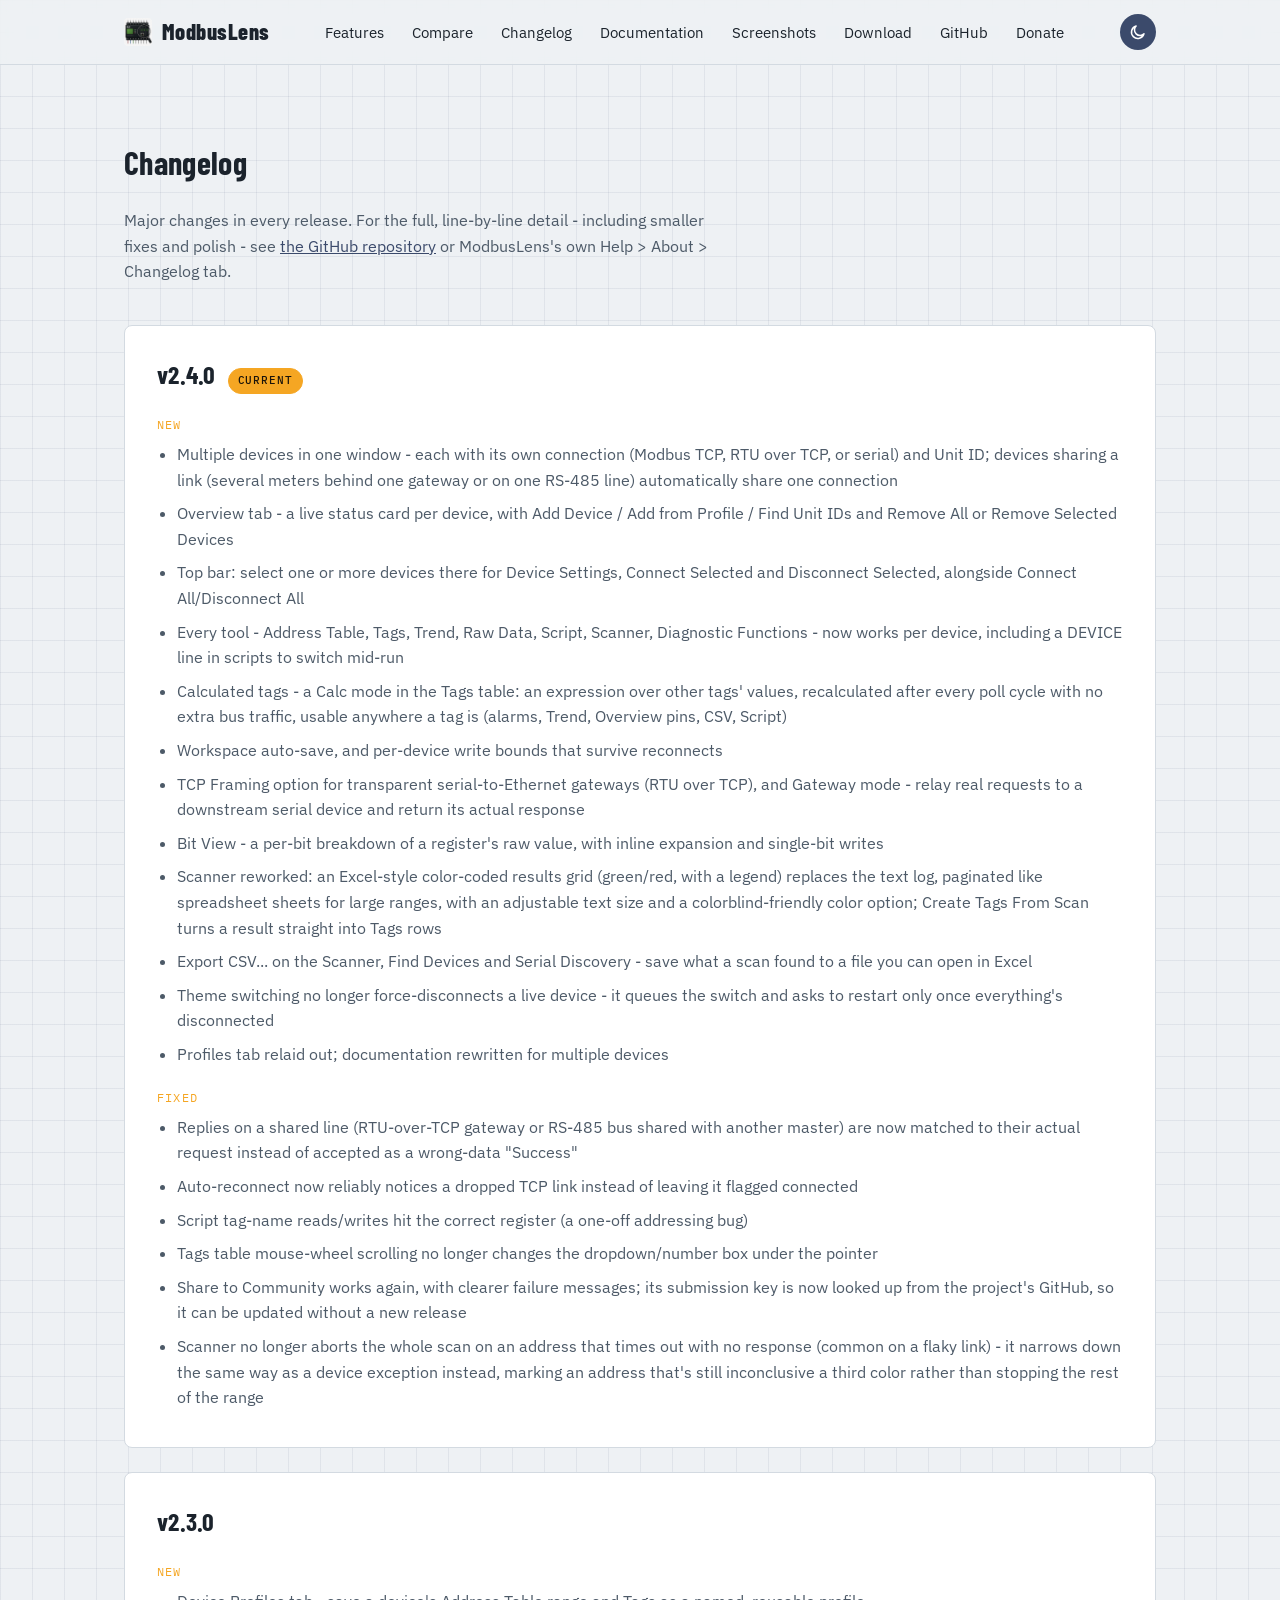
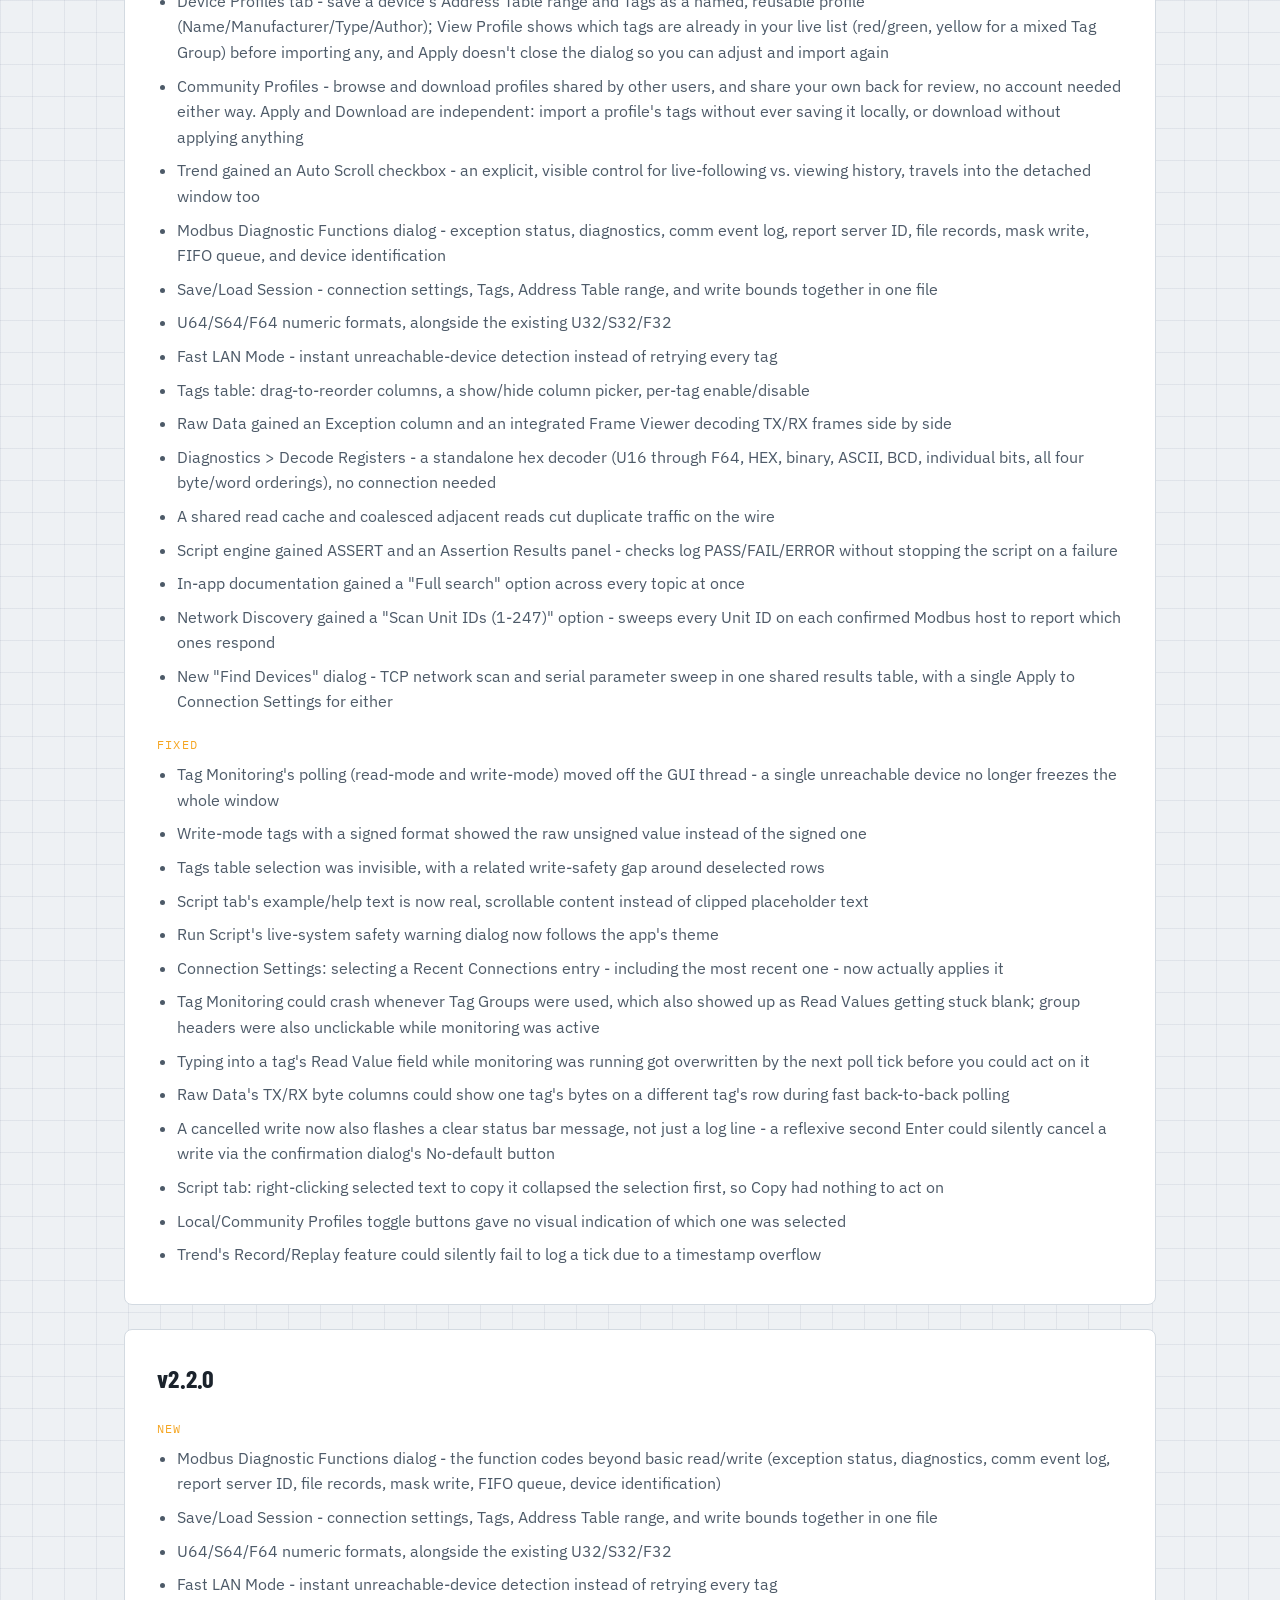
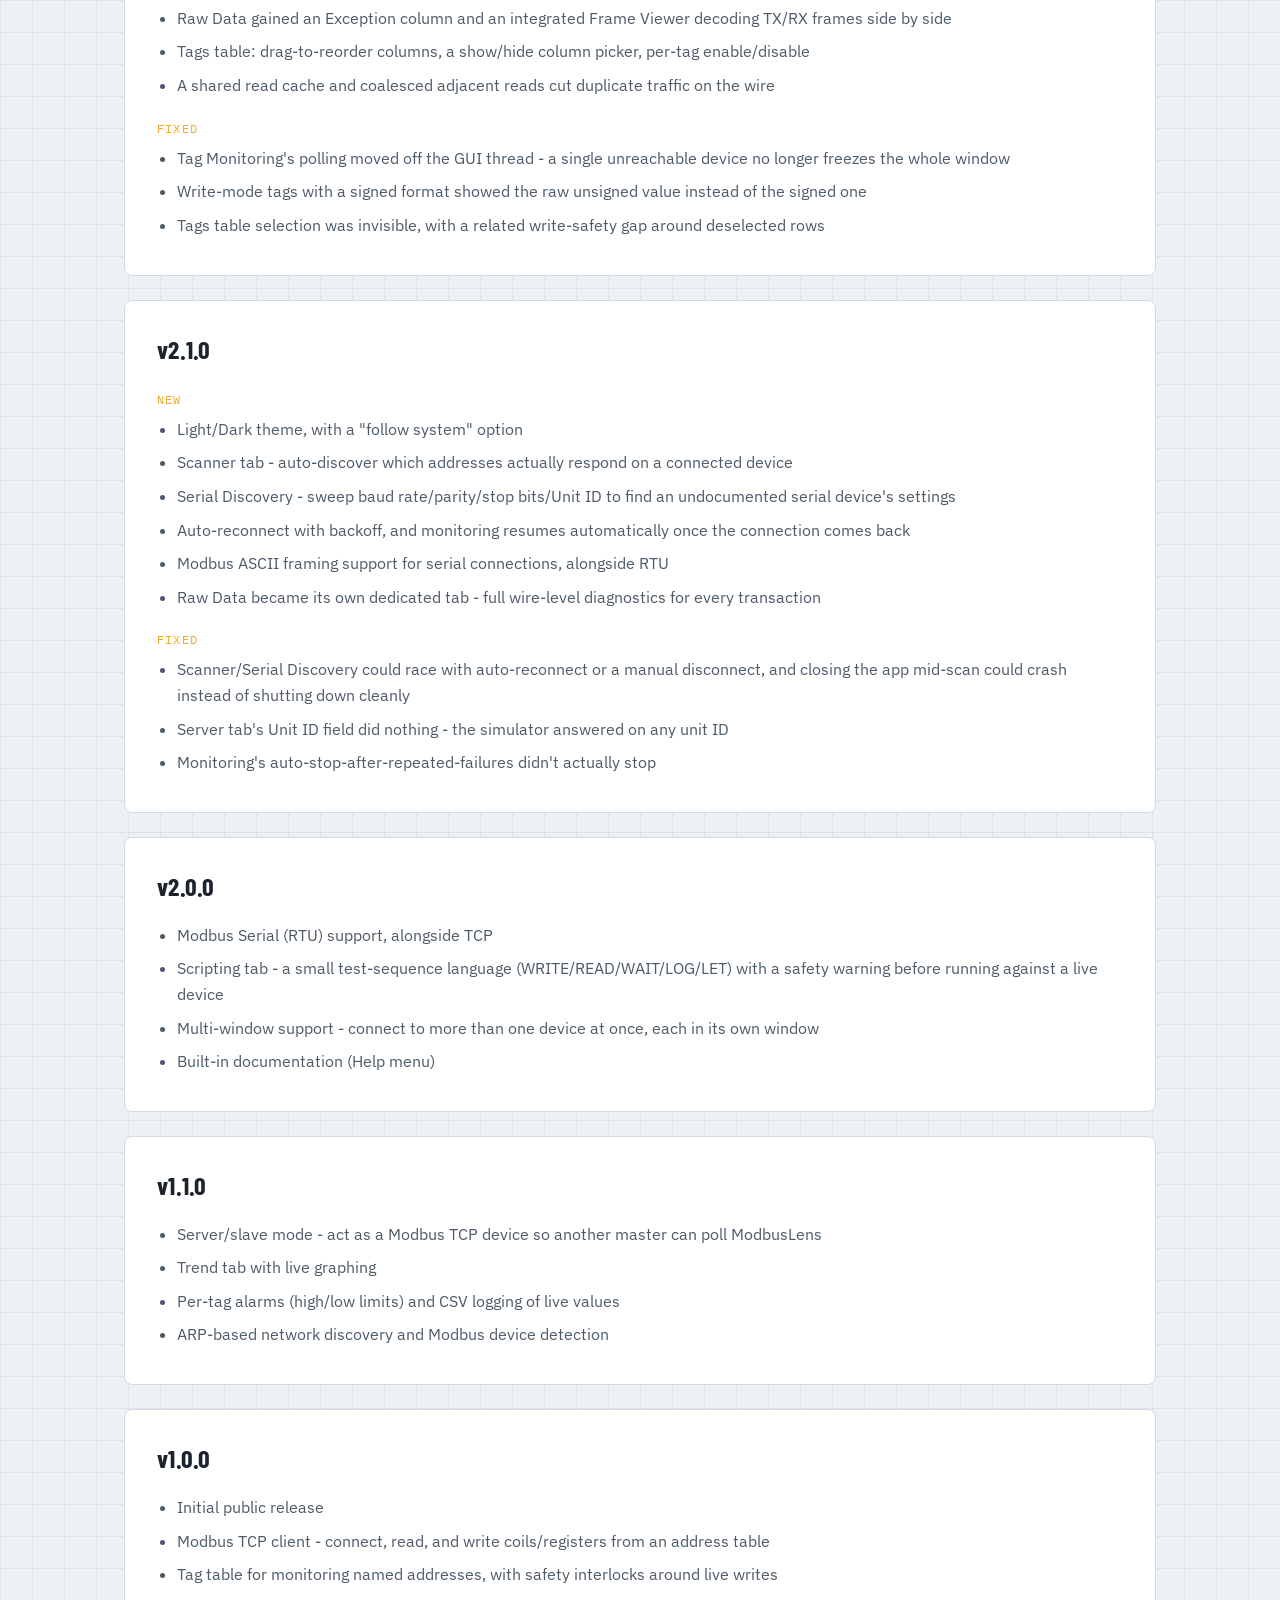
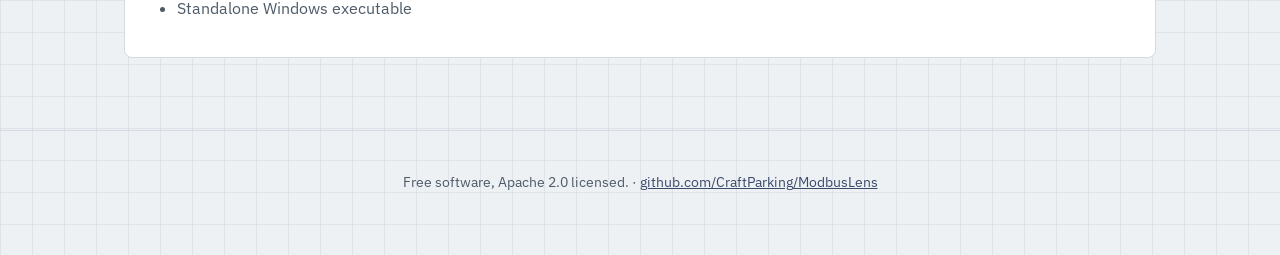
<file: docs/changelog.html>
<!DOCTYPE html>
<html lang="en">
<head>
<meta charset="UTF-8">
<title>Changelog - ModbusLens</title>
<link rel="icon" href="assets/favicon.ico">
<meta name="description" content="ModbusLens release history - what's new and what's fixed in every version.">
<link rel="canonical" href="https://craftparking.github.io/ModbusLens/changelog.html">
<link rel="stylesheet" href="style.css?v=20261007">
<script>
  var saved = localStorage.getItem('theme');
  if (saved) document.documentElement.setAttribute('data-theme', saved);
</script>
</head>
<body>

<header class="topbar">
<div class="topbar-inner">
<a class="wordmark" href="index.html#top"><img src="assets/favicon.ico" alt="" width="28" height="28">ModbusLens</a>
<nav>
<a href="index.html#features">Features</a>
<a href="index.html#compare">Compare</a>
<a href="changelog.html">Changelog</a>
<a href="documentation.html">Documentation</a>
<a href="index.html#screenshots">Screenshots</a>
<a href="index.html#download">Download</a>
<a href="https://github.com/CraftParking/ModbusLens">GitHub</a>
<a href="https://buymeacoffee.com/craftparking">Donate</a>
</nav>
<div class="topbar-actions">
<button id="theme-toggle" aria-label="Toggle dark mode"></button>
</div>
</div>
</header>

<main>

<section id="changelog-list">
<h2 class="reveal">Changelog</h2>
<p class="changelog-intro reveal">Major changes in every release. For the full, line-by-line
detail - including smaller fixes and polish - see <a href="https://github.com/CraftParking/ModbusLens">the
GitHub repository</a> or ModbusLens's own Help &gt; About &gt; Changelog tab.</p>

<div class="changelog-stack">

<article class="panel-card changelog-card reveal">
<h3>v2.4.0 <span class="version-tag is-current">Current</span></h3>
<p class="changelog-sub">New</p>
<ul>
<li>Multiple devices in one window - each with its own connection (Modbus TCP, RTU over TCP, or serial) and Unit ID; devices sharing a link (several meters behind one gateway or on one RS-485 line) automatically share one connection</li>
<li>Overview tab - a live status card per device, with Add Device / Add from Profile / Find Unit IDs and Remove All or Remove Selected Devices</li>
<li>Top bar: select one or more devices there for Device Settings, Connect Selected and Disconnect Selected, alongside Connect All/Disconnect All</li>
<li>Every tool - Address Table, Tags, Trend, Raw Data, Script, Scanner, Diagnostic Functions - now works per device, including a DEVICE line in scripts to switch mid-run</li>
<li>Calculated tags - a Calc mode in the Tags table: an expression over other tags' values, recalculated after every poll cycle with no extra bus traffic, usable anywhere a tag is (alarms, Trend, Overview pins, CSV, Script)</li>
<li>Workspace auto-save, and per-device write bounds that survive reconnects</li>
<li>TCP Framing option for transparent serial-to-Ethernet gateways (RTU over TCP), and Gateway mode - relay real requests to a downstream serial device and return its actual response</li>
<li>Bit View - a per-bit breakdown of a register's raw value, with inline expansion and single-bit writes</li>
<li>Scanner reworked: an Excel-style color-coded results grid (green/red, with a legend) replaces the text log, paginated like spreadsheet sheets for large ranges, with an adjustable text size and a colorblind-friendly color option; Create Tags From Scan turns a result straight into Tags rows</li>
<li>Export CSV... on the Scanner, Find Devices and Serial Discovery - save what a scan found to a file you can open in Excel</li>
<li>Theme switching no longer force-disconnects a live device - it queues the switch and asks to restart only once everything's disconnected</li>
<li>Profiles tab relaid out; documentation rewritten for multiple devices</li>
</ul>
<p class="changelog-sub">Fixed</p>
<ul>
<li>Replies on a shared line (RTU-over-TCP gateway or RS-485 bus shared with another master) are now matched to their actual request instead of accepted as a wrong-data "Success"</li>
<li>Auto-reconnect now reliably notices a dropped TCP link instead of leaving it flagged connected</li>
<li>Script tag-name reads/writes hit the correct register (a one-off addressing bug)</li>
<li>Tags table mouse-wheel scrolling no longer changes the dropdown/number box under the pointer</li>
<li>Share to Community works again, with clearer failure messages; its submission key is now looked up from the project's GitHub, so it can be updated without a new release</li>
<li>Scanner no longer aborts the whole scan on an address that times out with no response (common on a flaky link) - it narrows down the same way as a device exception instead, marking an address that's still inconclusive a third color rather than stopping the rest of the range</li>
</ul>
</article>

<article class="panel-card changelog-card reveal">
<h3>v2.3.0</h3>
<p class="changelog-sub">New</p>
<ul>
<li>Device Profiles tab - save a device's Address Table range and Tags as a named, reusable profile (Name/Manufacturer/Type/Author); View Profile shows which tags are already in your live list (red/green, yellow for a mixed Tag Group) before importing any, and Apply doesn't close the dialog so you can adjust and import again</li>
<li>Community Profiles - browse and download profiles shared by other users, and share your own back for review, no account needed either way. Apply and Download are independent: import a profile's tags without ever saving it locally, or download without applying anything</li>
<li>Trend gained an Auto Scroll checkbox - an explicit, visible control for live-following vs. viewing history, travels into the detached window too</li>
<li>Modbus Diagnostic Functions dialog - exception status, diagnostics, comm event log, report server ID, file records, mask write, FIFO queue, and device identification</li>
<li>Save/Load Session - connection settings, Tags, Address Table range, and write bounds together in one file</li>
<li>U64/S64/F64 numeric formats, alongside the existing U32/S32/F32</li>
<li>Fast LAN Mode - instant unreachable-device detection instead of retrying every tag</li>
<li>Tags table: drag-to-reorder columns, a show/hide column picker, per-tag enable/disable</li>
<li>Raw Data gained an Exception column and an integrated Frame Viewer decoding TX/RX frames side by side</li>
<li>Diagnostics &gt; Decode Registers - a standalone hex decoder (U16 through F64, HEX, binary, ASCII, BCD, individual bits, all four byte/word orderings), no connection needed</li>
<li>A shared read cache and coalesced adjacent reads cut duplicate traffic on the wire</li>
<li>Script engine gained ASSERT and an Assertion Results panel - checks log PASS/FAIL/ERROR without stopping the script on a failure</li>
<li>In-app documentation gained a "Full search" option across every topic at once</li>
<li>Network Discovery gained a "Scan Unit IDs (1-247)" option - sweeps every Unit ID on each confirmed Modbus host to report which ones respond</li>
<li>New "Find Devices" dialog - TCP network scan and serial parameter sweep in one shared results table, with a single Apply to Connection Settings for either</li>
</ul>
<p class="changelog-sub">Fixed</p>
<ul>
<li>Tag Monitoring's polling (read-mode and write-mode) moved off the GUI thread - a single unreachable device no longer freezes the whole window</li>
<li>Write-mode tags with a signed format showed the raw unsigned value instead of the signed one</li>
<li>Tags table selection was invisible, with a related write-safety gap around deselected rows</li>
<li>Script tab's example/help text is now real, scrollable content instead of clipped placeholder text</li>
<li>Run Script's live-system safety warning dialog now follows the app's theme</li>
<li>Connection Settings: selecting a Recent Connections entry - including the most recent one - now actually applies it</li>
<li>Tag Monitoring could crash whenever Tag Groups were used, which also showed up as Read Values getting stuck blank; group headers were also unclickable while monitoring was active</li>
<li>Typing into a tag's Read Value field while monitoring was running got overwritten by the next poll tick before you could act on it</li>
<li>Raw Data's TX/RX byte columns could show one tag's bytes on a different tag's row during fast back-to-back polling</li>
<li>A cancelled write now also flashes a clear status bar message, not just a log line - a reflexive second Enter could silently cancel a write via the confirmation dialog's No-default button</li>
<li>Script tab: right-clicking selected text to copy it collapsed the selection first, so Copy had nothing to act on</li>
<li>Local/Community Profiles toggle buttons gave no visual indication of which one was selected</li>
<li>Trend's Record/Replay feature could silently fail to log a tick due to a timestamp overflow</li>
</ul>
</article>

<article class="panel-card changelog-card reveal">
<h3>v2.2.0</h3>
<p class="changelog-sub">New</p>
<ul>
<li>Modbus Diagnostic Functions dialog - the function codes beyond basic read/write (exception status, diagnostics, comm event log, report server ID, file records, mask write, FIFO queue, device identification)</li>
<li>Save/Load Session - connection settings, Tags, Address Table range, and write bounds together in one file</li>
<li>U64/S64/F64 numeric formats, alongside the existing U32/S32/F32</li>
<li>Fast LAN Mode - instant unreachable-device detection instead of retrying every tag</li>
<li>Raw Data gained an Exception column and an integrated Frame Viewer decoding TX/RX frames side by side</li>
<li>Tags table: drag-to-reorder columns, a show/hide column picker, per-tag enable/disable</li>
<li>A shared read cache and coalesced adjacent reads cut duplicate traffic on the wire</li>
</ul>
<p class="changelog-sub">Fixed</p>
<ul>
<li>Tag Monitoring's polling moved off the GUI thread - a single unreachable device no longer freezes the whole window</li>
<li>Write-mode tags with a signed format showed the raw unsigned value instead of the signed one</li>
<li>Tags table selection was invisible, with a related write-safety gap around deselected rows</li>
</ul>
</article>

<article class="panel-card changelog-card reveal">
<h3>v2.1.0</h3>
<p class="changelog-sub">New</p>
<ul>
<li>Light/Dark theme, with a "follow system" option</li>
<li>Scanner tab - auto-discover which addresses actually respond on a connected device</li>
<li>Serial Discovery - sweep baud rate/parity/stop bits/Unit ID to find an undocumented serial device's settings</li>
<li>Auto-reconnect with backoff, and monitoring resumes automatically once the connection comes back</li>
<li>Modbus ASCII framing support for serial connections, alongside RTU</li>
<li>Raw Data became its own dedicated tab - full wire-level diagnostics for every transaction</li>
</ul>
<p class="changelog-sub">Fixed</p>
<ul>
<li>Scanner/Serial Discovery could race with auto-reconnect or a manual disconnect, and closing the app mid-scan could crash instead of shutting down cleanly</li>
<li>Server tab's Unit ID field did nothing - the simulator answered on any unit ID</li>
<li>Monitoring's auto-stop-after-repeated-failures didn't actually stop</li>
</ul>
</article>

<article class="panel-card changelog-card reveal">
<h3>v2.0.0</h3>
<ul>
<li>Modbus Serial (RTU) support, alongside TCP</li>
<li>Scripting tab - a small test-sequence language (WRITE/READ/WAIT/LOG/LET) with a safety warning before running against a live device</li>
<li>Multi-window support - connect to more than one device at once, each in its own window</li>
<li>Built-in documentation (Help menu)</li>
</ul>
</article>

<article class="panel-card changelog-card reveal">
<h3>v1.1.0</h3>
<ul>
<li>Server/slave mode - act as a Modbus TCP device so another master can poll ModbusLens</li>
<li>Trend tab with live graphing</li>
<li>Per-tag alarms (high/low limits) and CSV logging of live values</li>
<li>ARP-based network discovery and Modbus device detection</li>
</ul>
</article>

<article class="panel-card changelog-card reveal">
<h3>v1.0.0</h3>
<ul>
<li>Initial public release</li>
<li>Modbus TCP client - connect, read, and write coils/registers from an address table</li>
<li>Tag table for monitoring named addresses, with safety interlocks around live writes</li>
<li>Standalone Windows executable</li>
</ul>
</article>

</div>
</section>

</main>

<footer>
<p>Free software, Apache 2.0 licensed. &middot; <a href="https://github.com/CraftParking/ModbusLens">github.com/CraftParking/ModbusLens</a></p>
</footer>

<script>
  var root = document.documentElement;
  var btn = document.getElementById('theme-toggle');

  var SUN_ICON = '<svg viewBox="0 0 24 24"><circle cx="12" cy="12" r="4"/><line x1="12" y1="2" x2="12" y2="4"/><line x1="12" y1="20" x2="12" y2="22"/><line x1="4.93" y1="4.93" x2="6.34" y2="6.34"/><line x1="17.66" y1="17.66" x2="19.07" y2="19.07"/><line x1="2" y1="12" x2="4" y2="12"/><line x1="20" y1="12" x2="22" y2="12"/><line x1="4.93" y1="19.07" x2="6.34" y2="17.66"/><line x1="17.66" y1="6.34" x2="19.07" y2="4.93"/></svg>';
  var MOON_ICON = '<svg viewBox="0 0 24 24"><path d="M20 14.5A8.5 8.5 0 1 1 9.5 4a6.5 6.5 0 0 0 10.5 10.5z"/></svg>';

  function isDark() {
    var attr = root.getAttribute('data-theme');
    if (attr) return attr === 'dark';
    return window.matchMedia('(prefers-color-scheme: dark)').matches;
  }

  function updateIcon() {
    var dark = isDark();
    btn.innerHTML = dark ? SUN_ICON : MOON_ICON;
    btn.className = dark ? 'icon-sun' : 'icon-moon';
  }

  btn.addEventListener('click', function () {
    var next = isDark() ? 'light' : 'dark';
    root.setAttribute('data-theme', next);
    localStorage.setItem('theme', next);
    updateIcon();
  });

  updateIcon();

  var revealItems = document.querySelectorAll('.reveal');
  if ('IntersectionObserver' in window) {
    var observer = new IntersectionObserver(function (entries) {
      entries.forEach(function (entry) {
        if (entry.isIntersecting) {
          entry.target.classList.add('is-visible');
          observer.unobserve(entry.target);
        }
      });
    }, { threshold: 0.15 });
    revealItems.forEach(function (el) { observer.observe(el); });
  } else {
    revealItems.forEach(function (el) { el.classList.add('is-visible'); });
  }
</script>

</body>
</html>
</file>
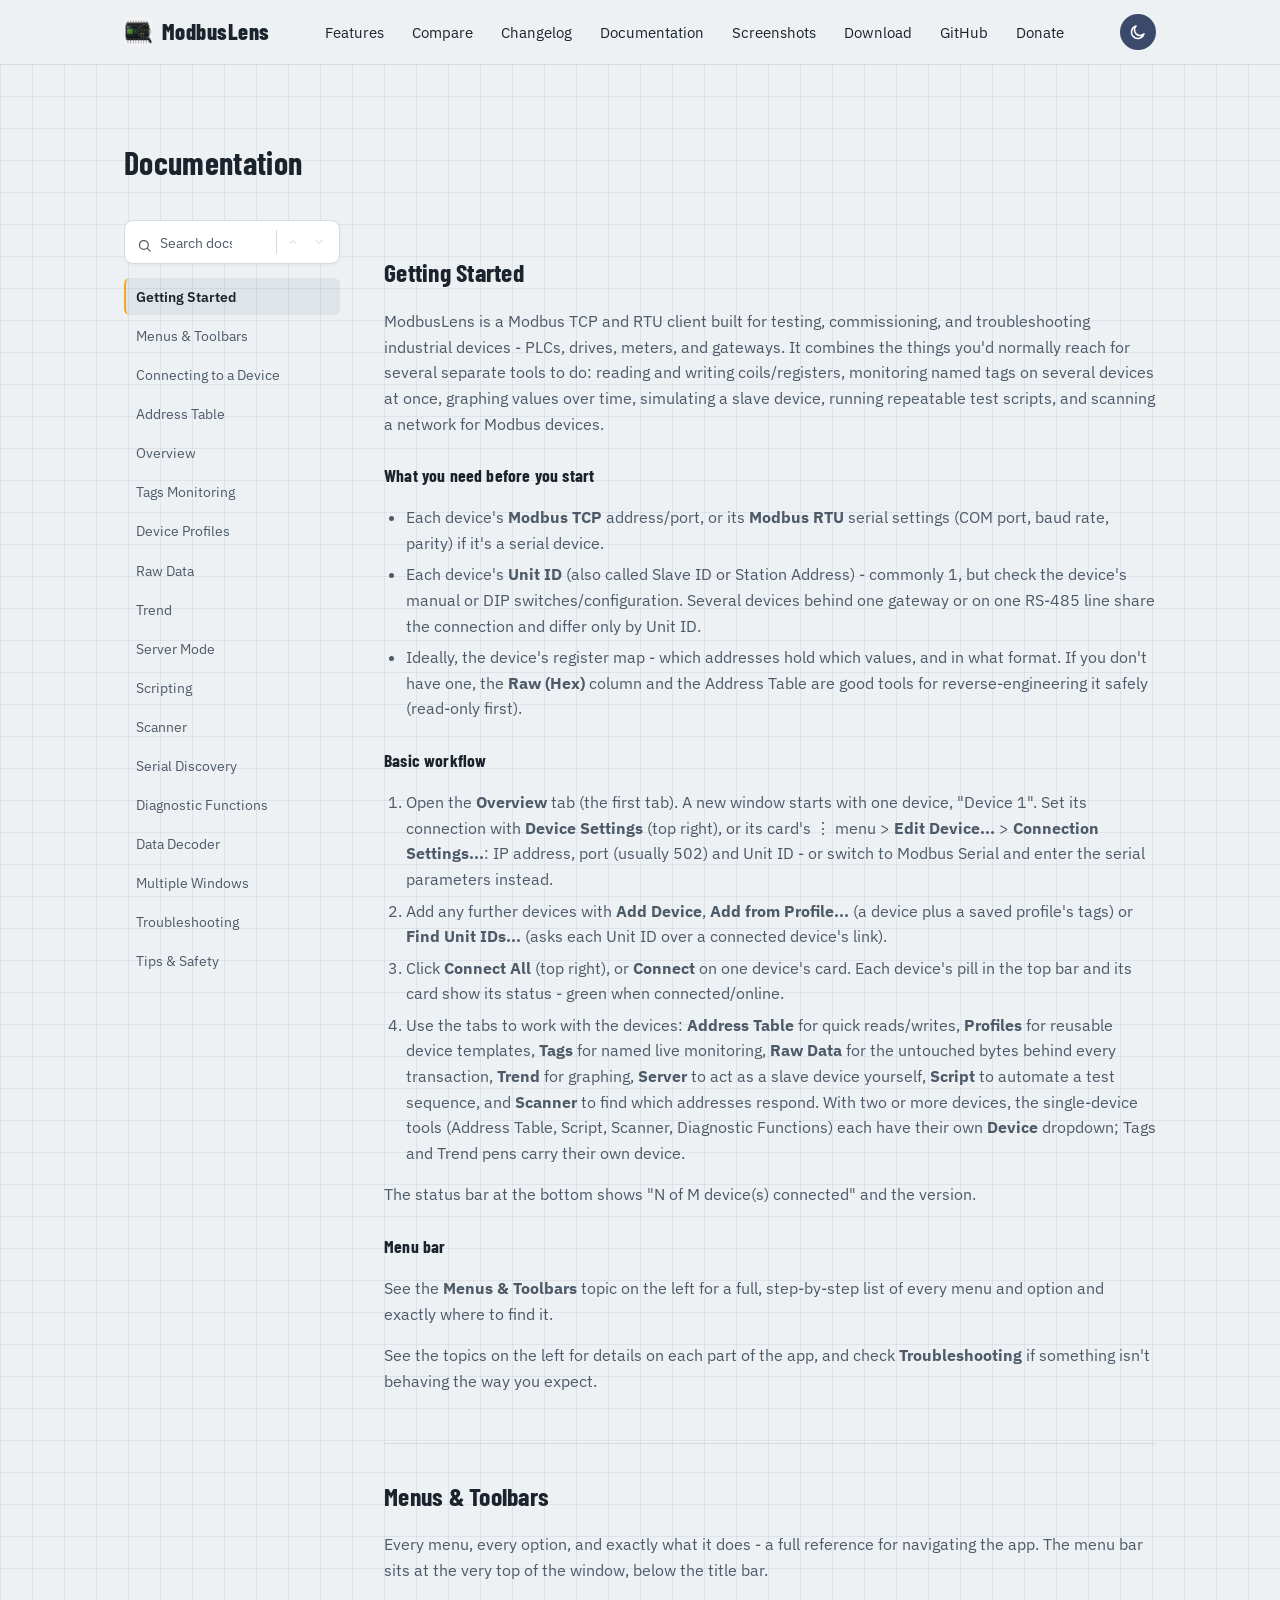
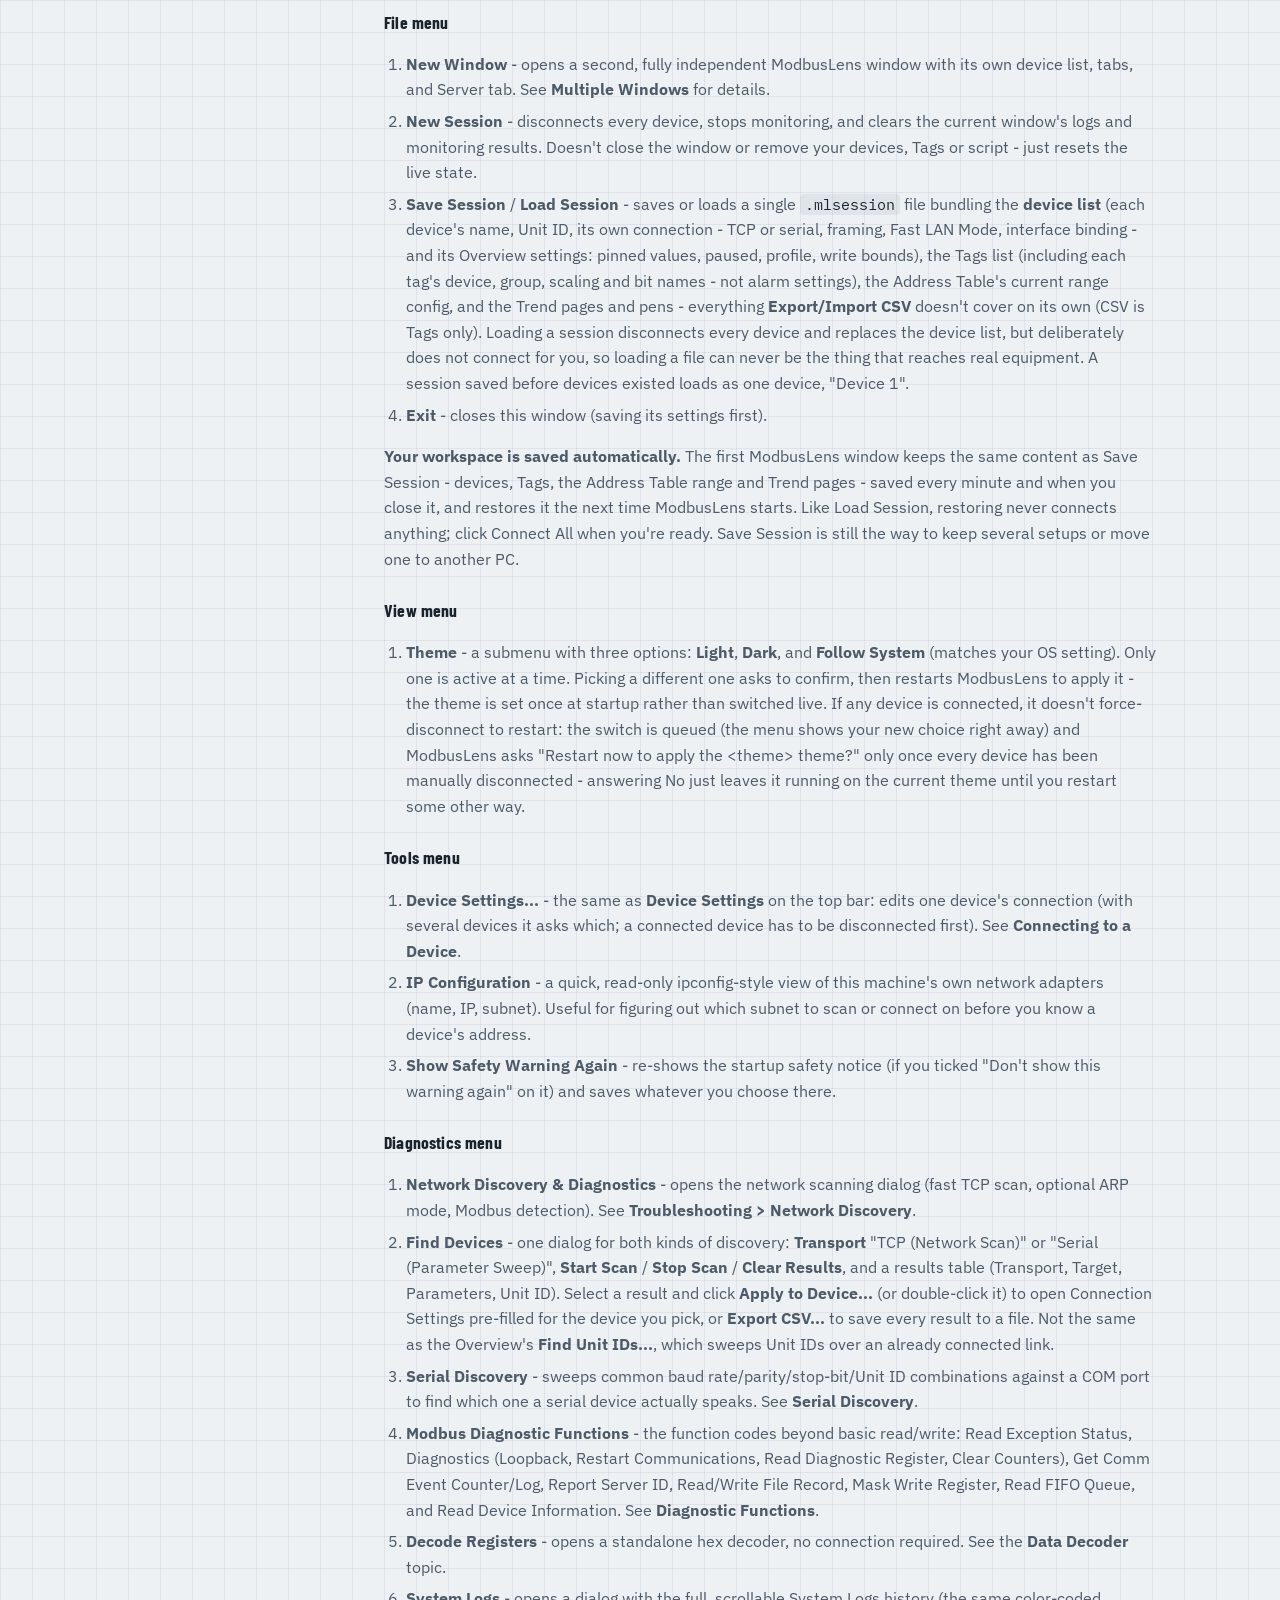
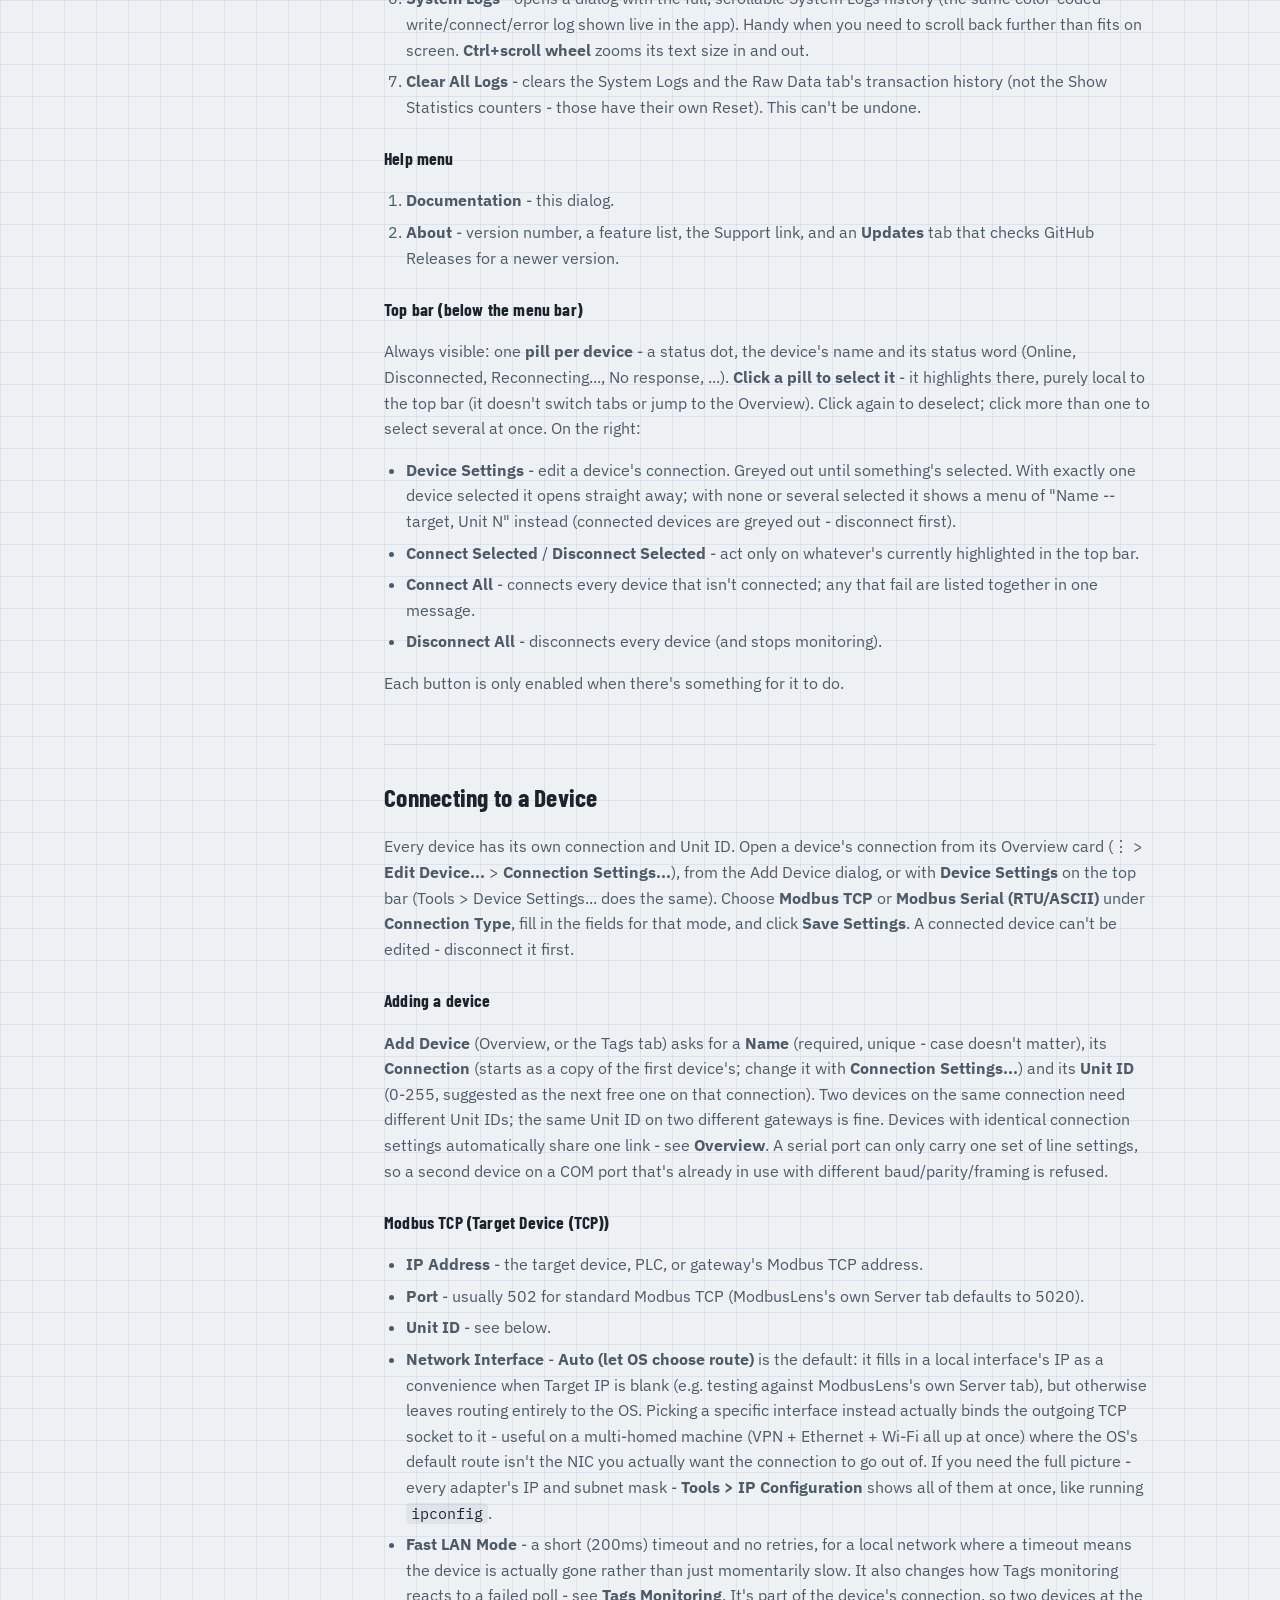
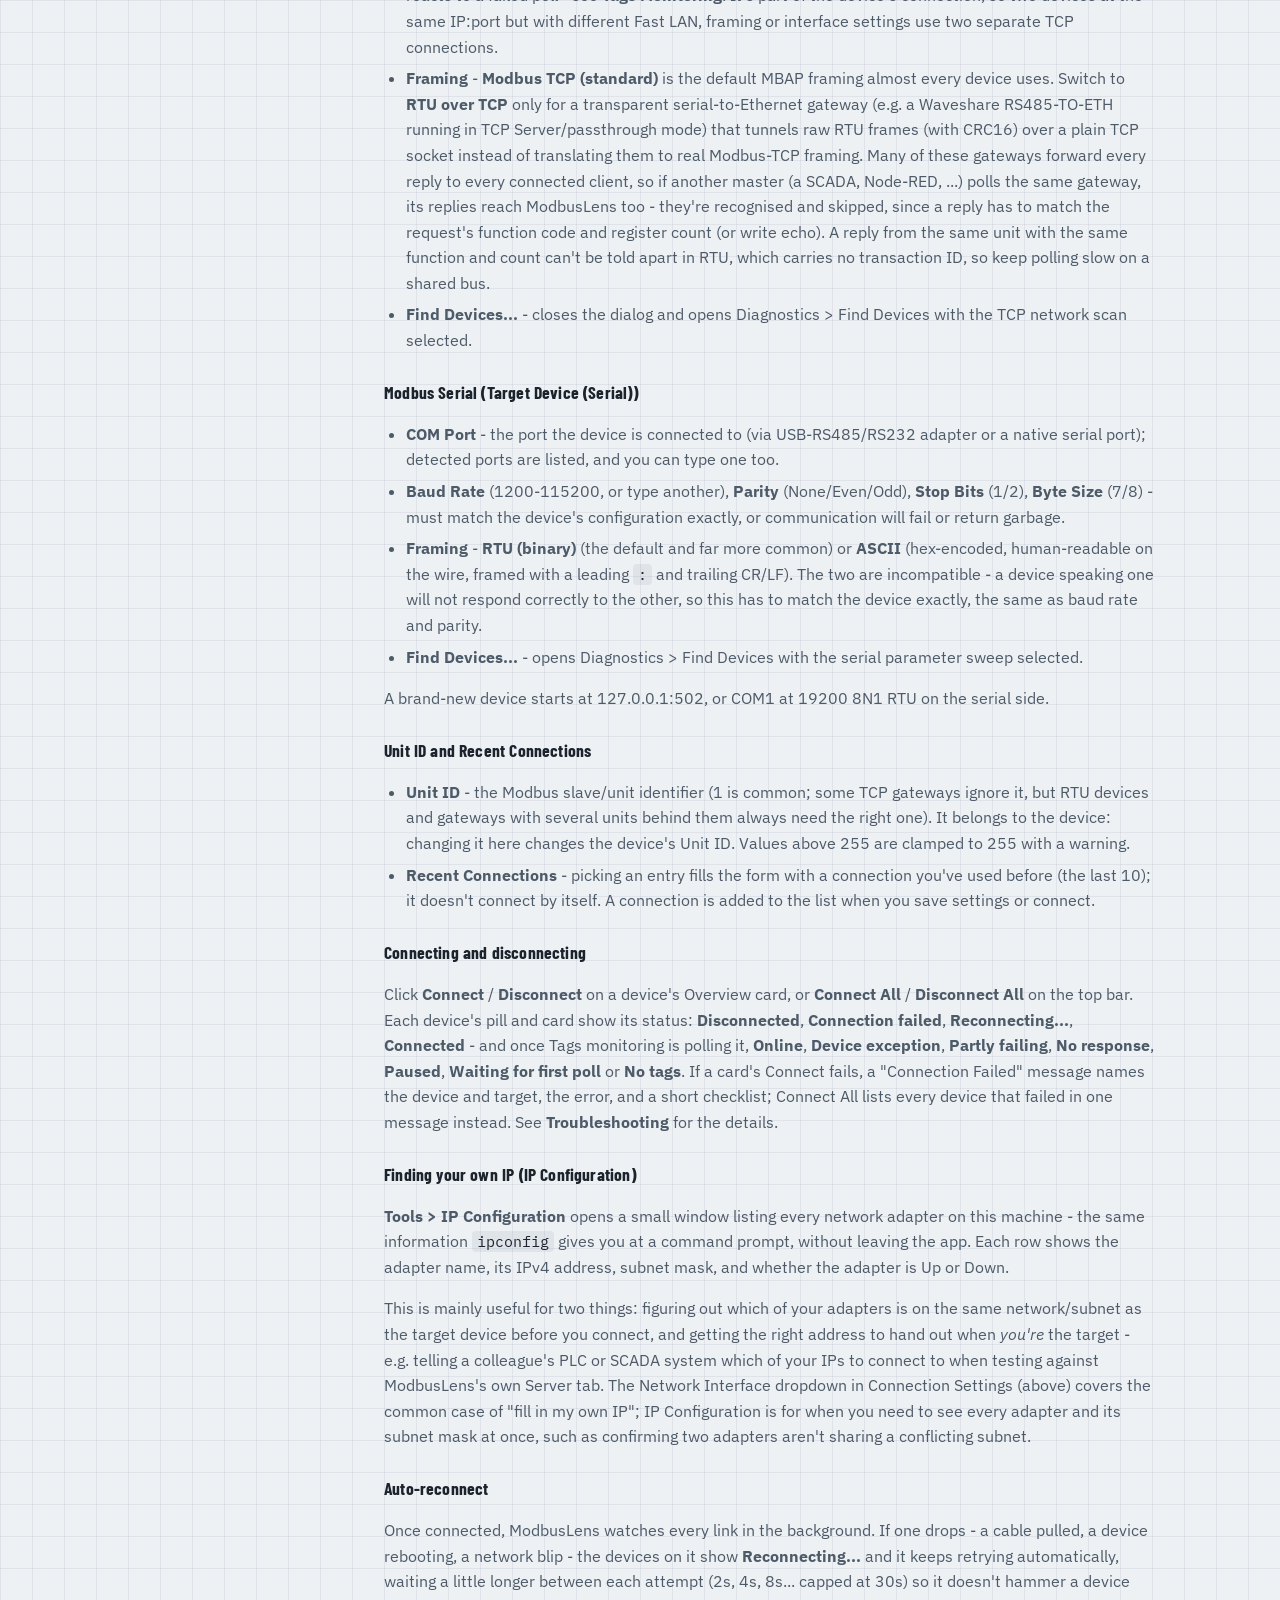
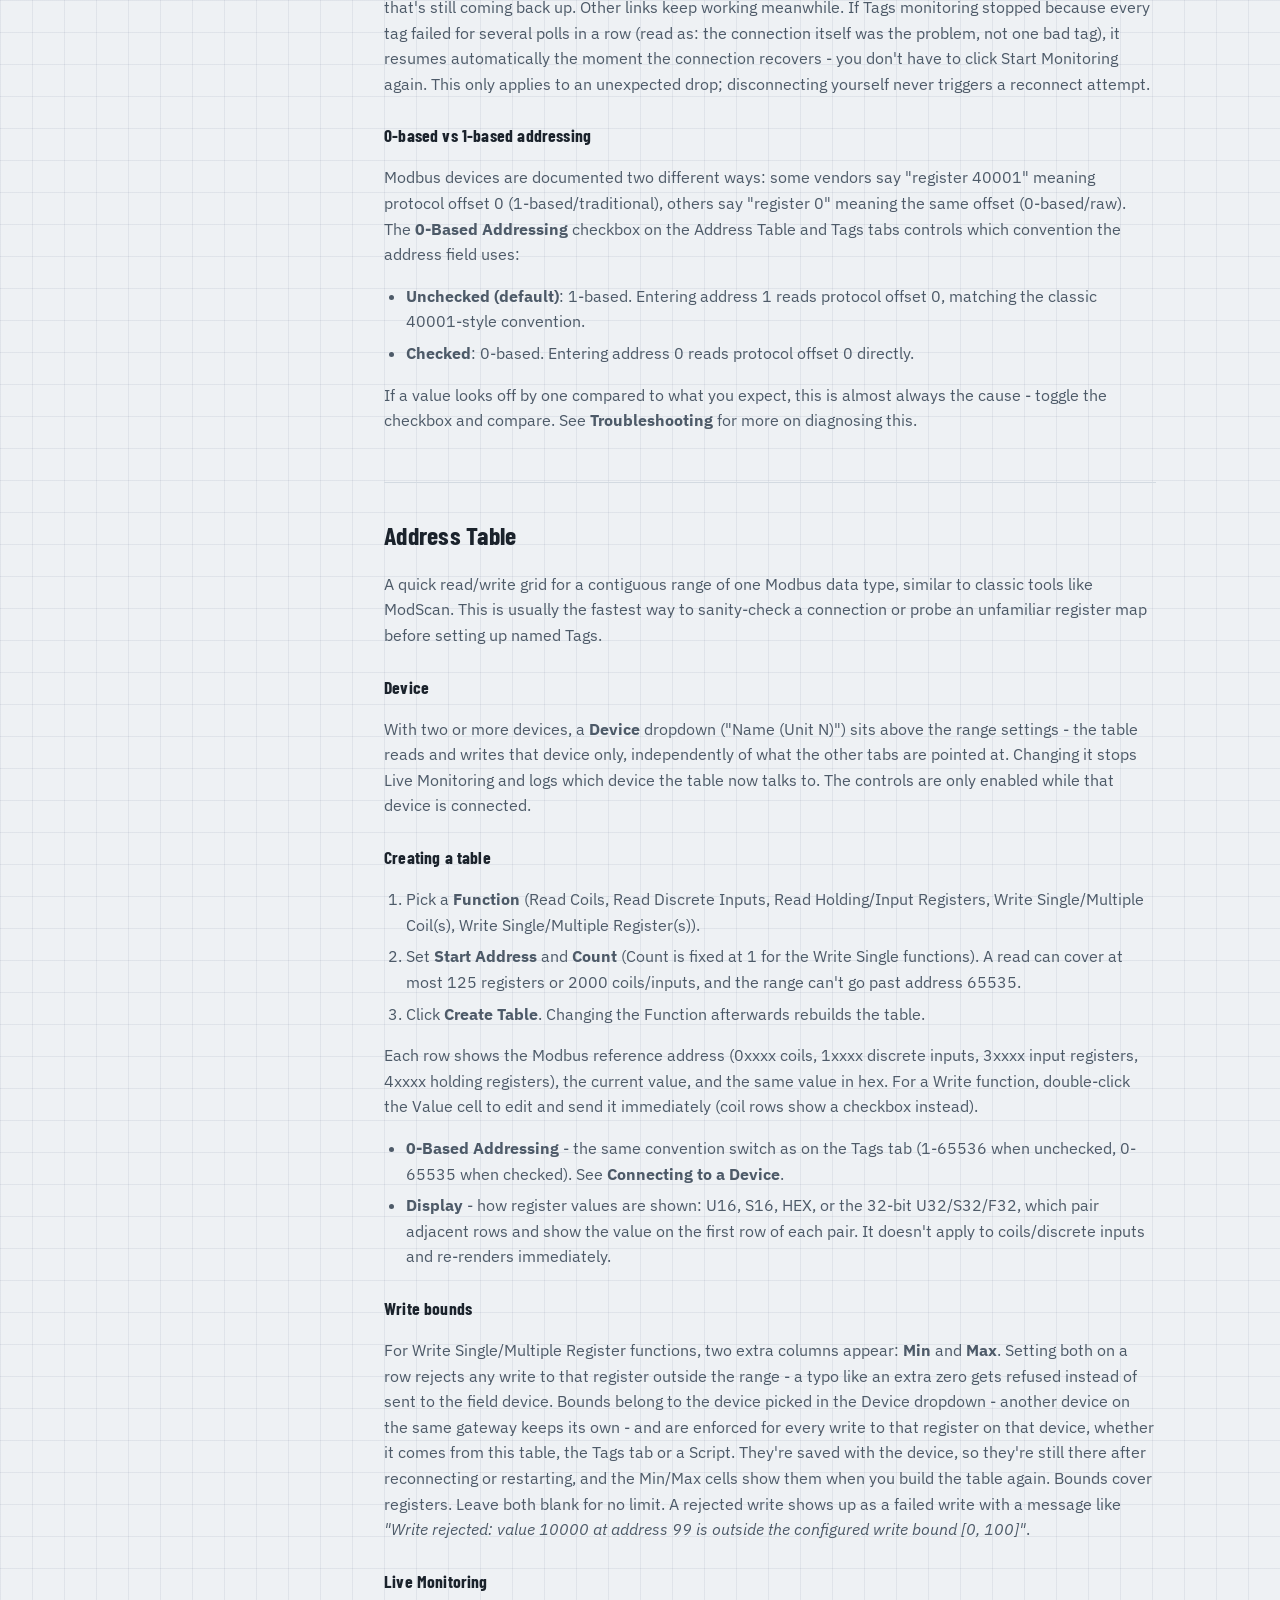
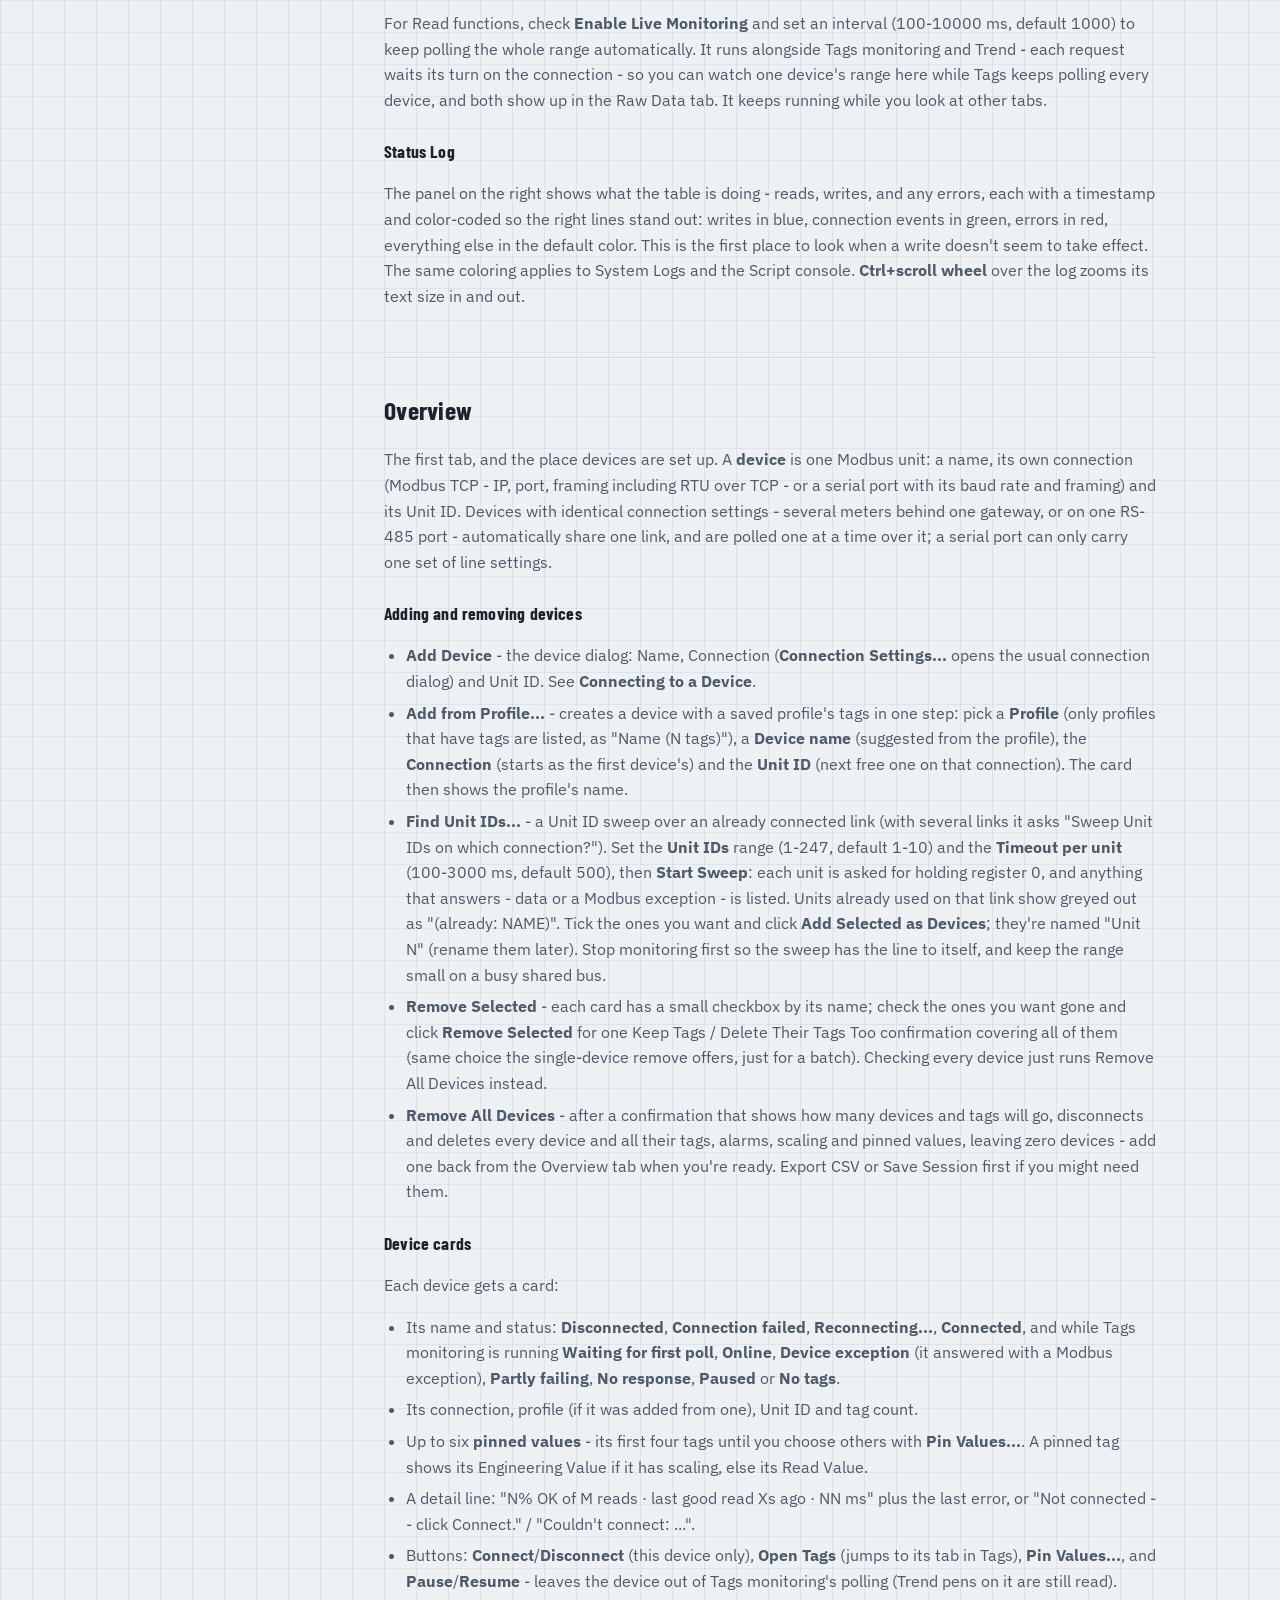
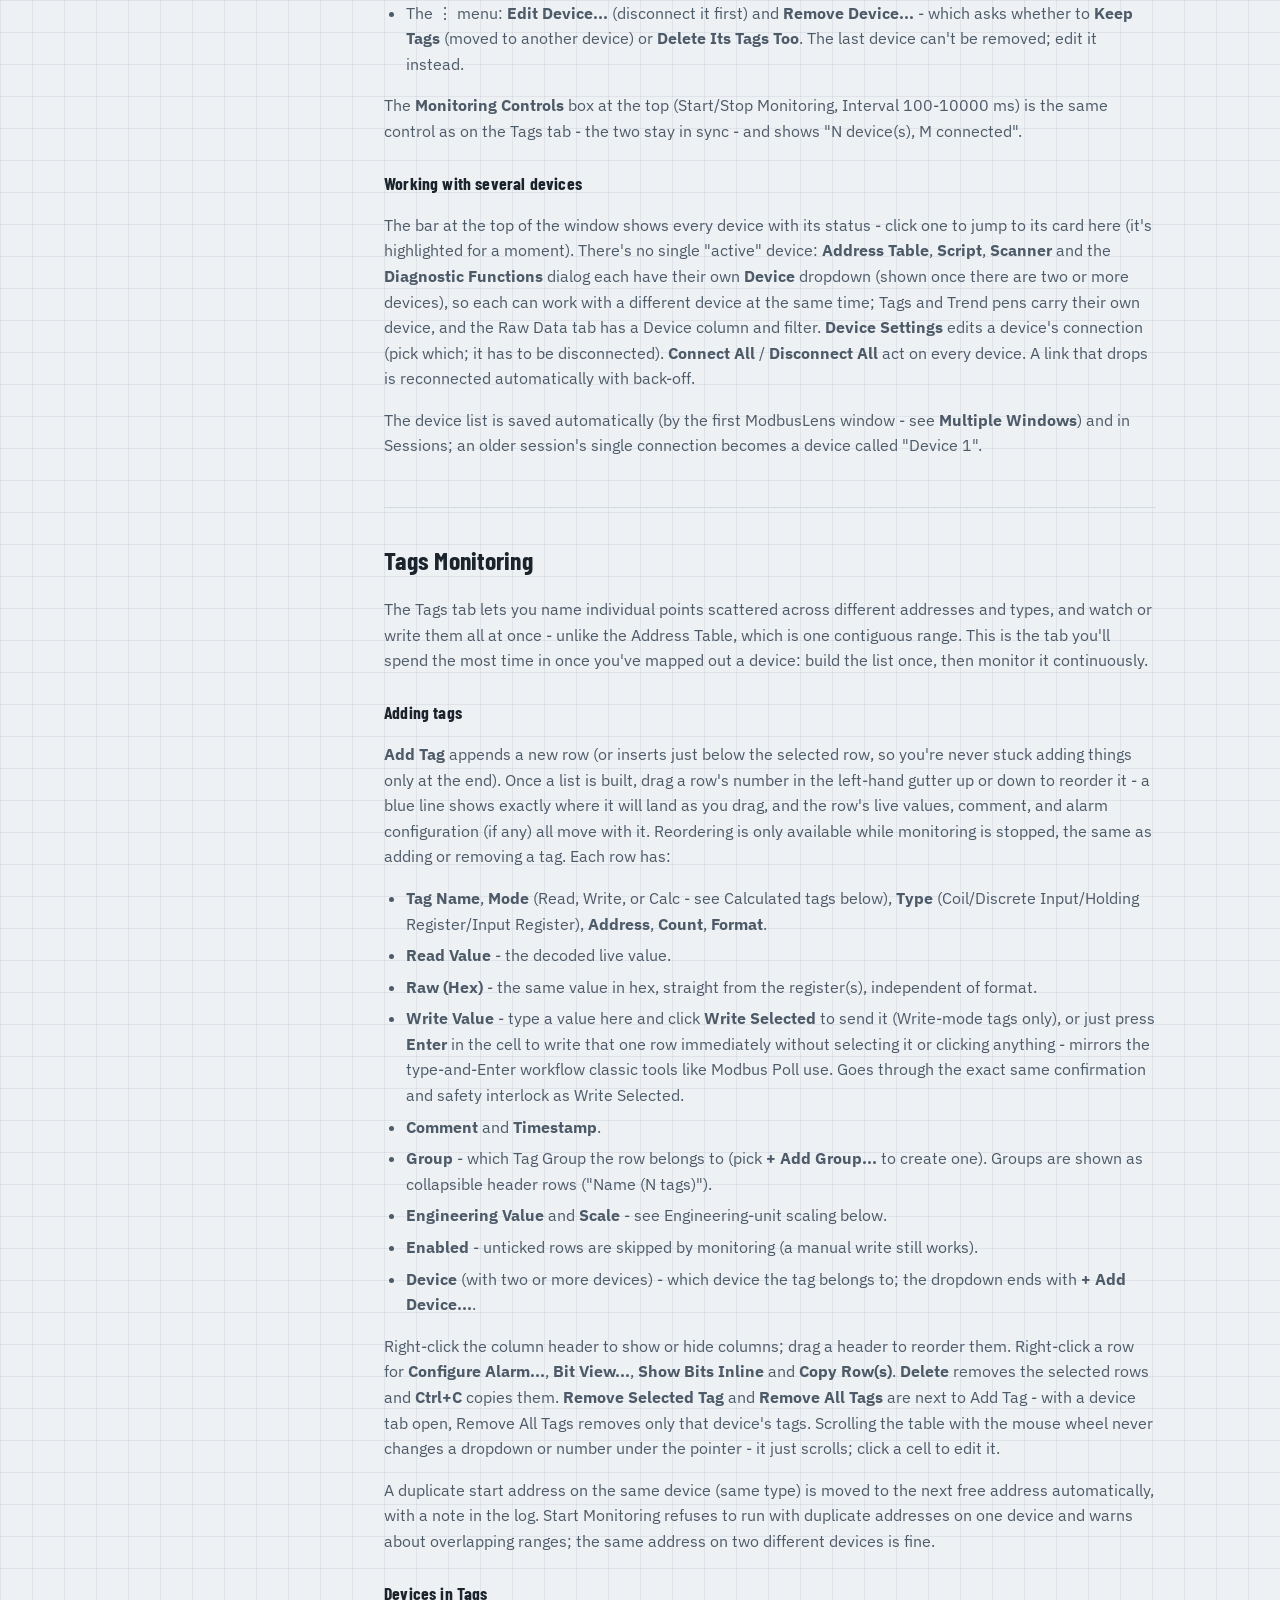
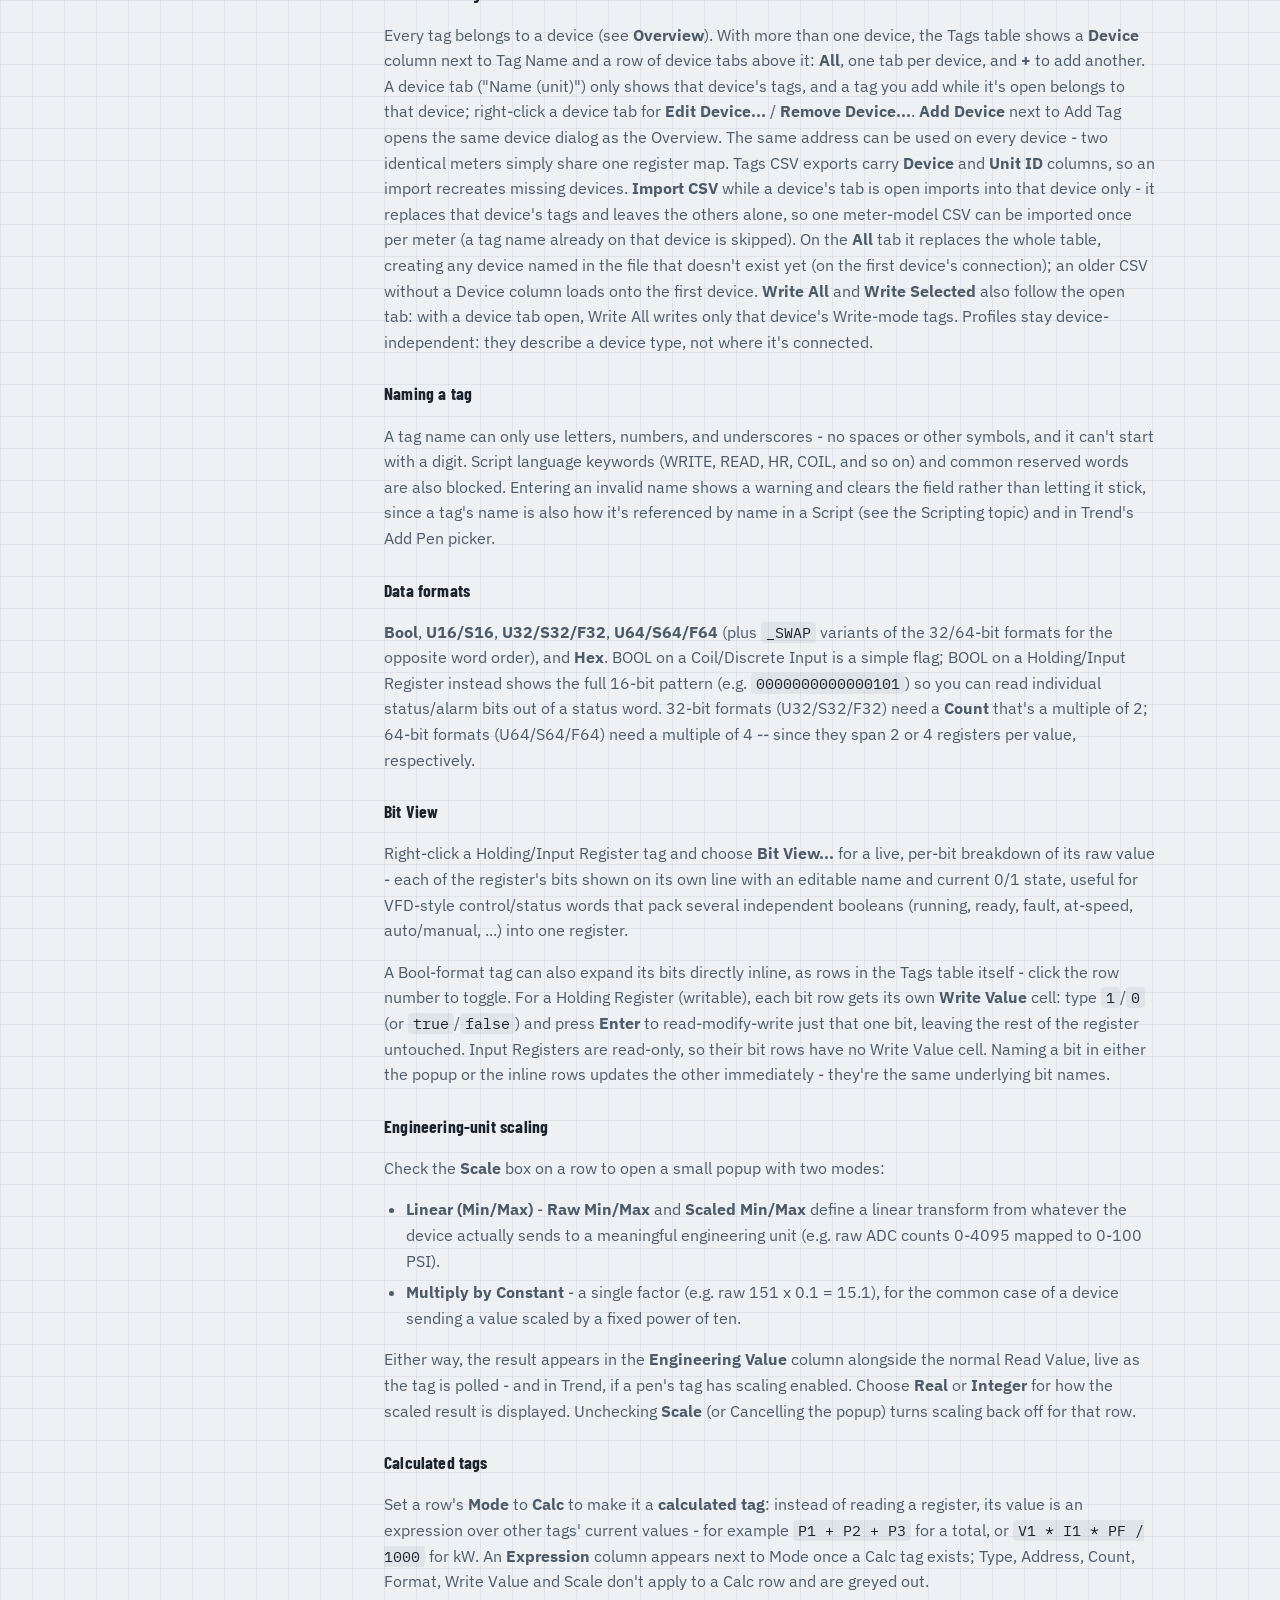
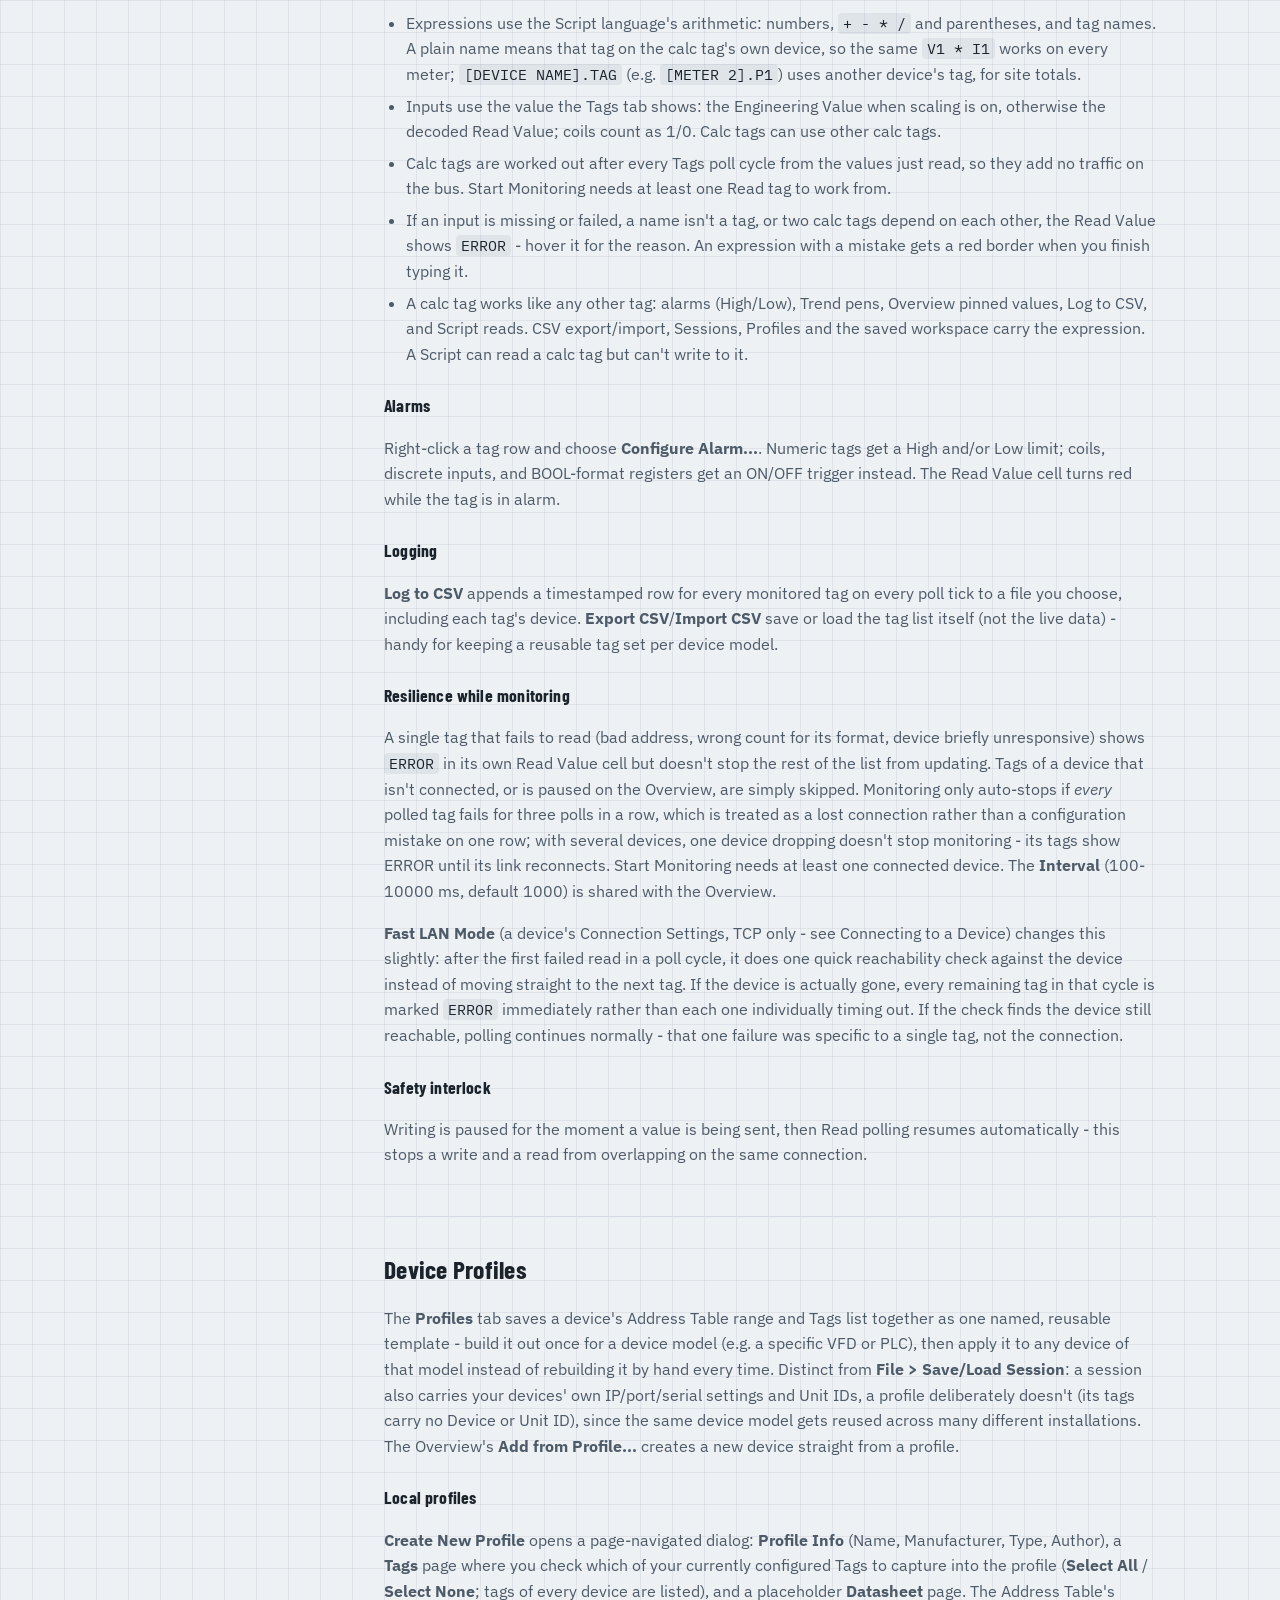
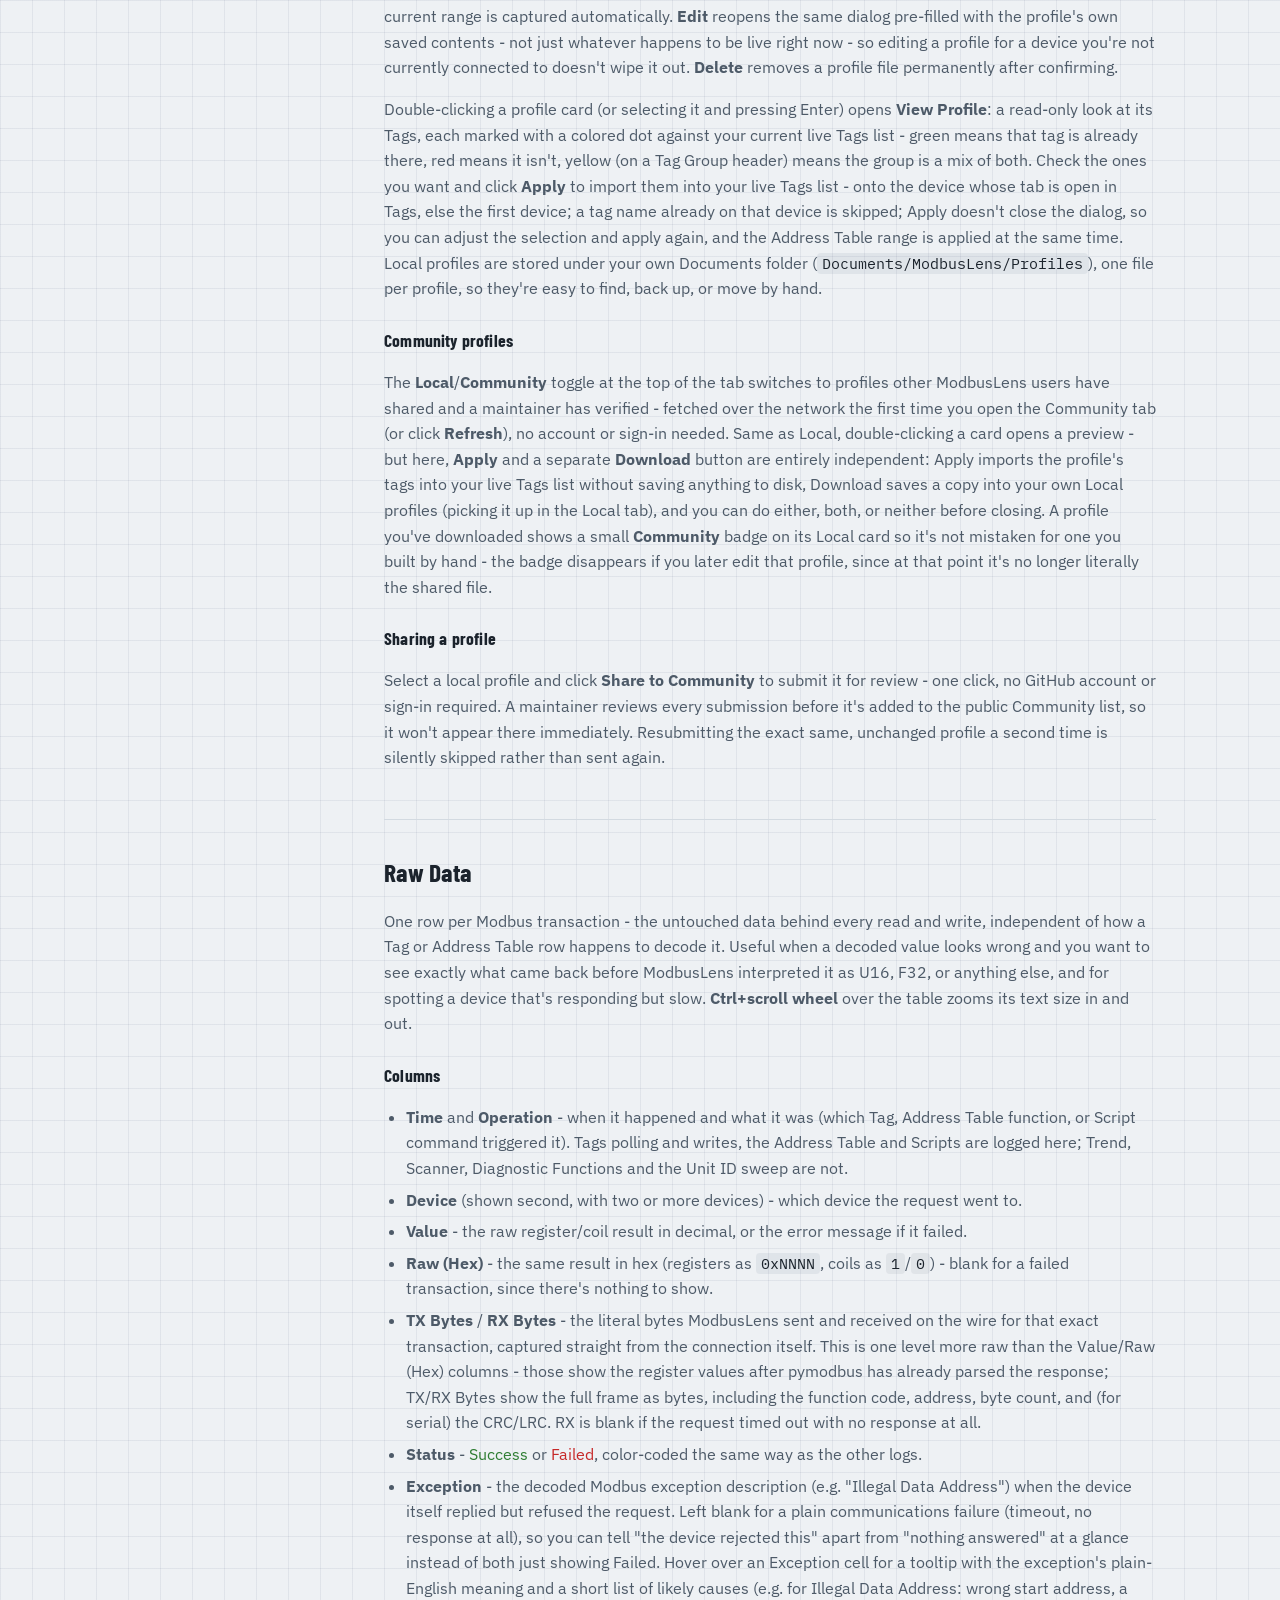
<file: docs/documentation.html>
<!DOCTYPE html>
<html lang="en">
<head>
<meta charset="UTF-8">
<title>Documentation - ModbusLens</title>
<link rel="icon" href="assets/favicon.ico">
<meta name="description" content="ModbusLens documentation - connecting, Tags monitoring, Device Profiles, Raw Data, Trend, Server mode, Scripting, Scanner, Serial Discovery, Diagnostic Functions, Data Decoder, and troubleshooting.">
<link rel="canonical" href="https://craftparking.github.io/ModbusLens/documentation.html">
<link rel="stylesheet" href="style.css?v=20261007">
<script>
  var saved = localStorage.getItem('theme');
  if (saved) document.documentElement.setAttribute('data-theme', saved);
</script>
</head>
<body>

<header class="topbar">
<div class="topbar-inner">
<a class="wordmark" href="index.html#top"><img src="assets/favicon.ico" alt="" width="28" height="28">ModbusLens</a>
<nav>
<a href="index.html#features">Features</a>
<a href="index.html#compare">Compare</a>
<a href="changelog.html">Changelog</a>
<a href="documentation.html">Documentation</a>
<a href="index.html#screenshots">Screenshots</a>
<a href="index.html#download">Download</a>
<a href="https://github.com/CraftParking/ModbusLens">GitHub</a>
<a href="https://buymeacoffee.com/craftparking">Donate</a>
</nav>
<div class="topbar-actions">
<button id="theme-toggle" aria-label="Toggle dark mode"></button>
</div>
</div>
</header>

<main>

<section id="documentation">
<h2 class="reveal">Documentation</h2>

<div class="doc-layout">
<div class="doc-sidebar">
<div class="doc-search">
<span class="doc-search-icon"><svg viewBox="0 0 24 24"><circle cx="11" cy="11" r="7"/><line x1="21" y1="21" x2="16.65" y2="16.65"/></svg></span>
<input type="text" id="doc-search-input" placeholder="Search docs..." aria-label="Search documentation" autocomplete="off">
<span class="doc-search-count" id="doc-search-count"></span>
<span class="doc-search-controls">
<button type="button" id="doc-search-prev" aria-label="Previous match" disabled>
<svg viewBox="0 0 24 24"><path d="M18 15l-6-6-6 6"/></svg>
</button>
<button type="button" id="doc-search-next" aria-label="Next match" disabled>
<svg viewBox="0 0 24 24"><path d="M6 9l6 6 6-6"/></svg>
</button>
</span>
</div>
<nav class="doc-nav" aria-label="Documentation topics">
<a href="#getting-started" data-doc-nav>Getting Started</a>
<a href="#menus-and-toolbars" data-doc-nav>Menus &amp; Toolbars</a>
<a href="#connecting-to-a-device" data-doc-nav>Connecting to a Device</a>
<a href="#address-table" data-doc-nav>Address Table</a>
<a href="#overview" data-doc-nav>Overview</a>
<a href="#tags-monitoring" data-doc-nav>Tags Monitoring</a>
<a href="#device-profiles" data-doc-nav>Device Profiles</a>
<a href="#raw-data" data-doc-nav>Raw Data</a>
<a href="#trend" data-doc-nav>Trend</a>
<a href="#server-mode" data-doc-nav>Server Mode</a>
<a href="#scripting" data-doc-nav>Scripting</a>
<a href="#scanner" data-doc-nav>Scanner</a>
<a href="#serial-discovery" data-doc-nav>Serial Discovery</a>
<a href="#diagnostic-functions" data-doc-nav>Diagnostic Functions</a>
<a href="#data-decoder" data-doc-nav>Data Decoder</a>
<a href="#multiple-windows" data-doc-nav>Multiple Windows</a>
<a href="#troubleshooting" data-doc-nav>Troubleshooting</a>
<a href="#tips-and-safety" data-doc-nav>Tips &amp; Safety</a>
</nav>
</div>

<div class="doc-content">
<article class="doc-section" id="getting-started">
<h2>Getting Started</h2>
<p>ModbusLens is a Modbus TCP and RTU client built for testing, commissioning, and troubleshooting
industrial devices - PLCs, drives, meters, and gateways. It combines the things you'd normally
reach for several separate tools to do: reading and writing coils/registers, monitoring named
tags on several devices at once, graphing values over time, simulating a slave device, running
repeatable test scripts, and scanning a network for Modbus devices.</p>

<h3>What you need before you start</h3>
<ul>
<li>Each device's <b>Modbus TCP</b> address/port, or its <b>Modbus RTU</b> serial settings
(COM port, baud rate, parity) if it's a serial device.</li>
<li>Each device's <b>Unit ID</b> (also called Slave ID or Station Address) - commonly 1, but check
the device's manual or DIP switches/configuration. Several devices behind one gateway or on one
RS-485 line share the connection and differ only by Unit ID.</li>
<li>Ideally, the device's register map - which addresses hold which values, and in what format.
If you don't have one, the <b>Raw (Hex)</b> column and the Address Table are good tools for
reverse-engineering it safely (read-only first).</li>
</ul>

<h3>Basic workflow</h3>
<ol>
<li>Open the <b>Overview</b> tab (the first tab). A new window starts with one device, "Device 1".
Set its connection with <b>Device Settings</b> (top right), or its card's &#8942; menu &gt;
<b>Edit Device...</b> &gt; <b>Connection Settings...</b>: IP address, port (usually 502) and Unit
ID - or switch to Modbus Serial and enter the serial parameters instead.</li>
<li>Add any further devices with <b>Add Device</b>, <b>Add from Profile...</b> (a device plus a
saved profile's tags) or <b>Find Unit IDs...</b> (asks each Unit ID over a connected device's
link).</li>
<li>Click <b>Connect All</b> (top right), or <b>Connect</b> on one device's card. Each device's
pill in the top bar and its card show its status - green when connected/online.</li>
<li>Use the tabs to work with the devices: <b>Address Table</b> for quick reads/writes,
<b>Profiles</b> for reusable device templates, <b>Tags</b> for named live monitoring,
<b>Raw Data</b> for the untouched bytes behind every transaction, <b>Trend</b> for graphing,
<b>Server</b> to act as a slave device yourself, <b>Script</b> to automate a test sequence, and
<b>Scanner</b> to find which addresses respond. With two or more devices, the single-device tools
(Address Table, Script, Scanner, Diagnostic Functions) each have their own <b>Device</b> dropdown;
Tags and Trend pens carry their own device.</li>
</ol>
<p>The status bar at the bottom shows "N of M device(s) connected" and the version.</p>

<h3>Menu bar</h3>
<p>See the <b>Menus &amp; Toolbars</b> topic on the left for a full, step-by-step list of every
menu and option and exactly where to find it.</p>

<p>See the topics on the left for details on each part of the app, and check
<b>Troubleshooting</b> if something isn't behaving the way you expect.</p>
</article>

<article class="doc-section" id="menus-and-toolbars">
<h2>Menus &amp; Toolbars</h2>
<p>Every menu, every option, and exactly what it does - a full reference for navigating the app.
The menu bar sits at the very top of the window, below the title bar.</p>

<h3>File menu</h3>
<ol>
<li><b>New Window</b> - opens a second, fully independent ModbusLens window with its
own device list, tabs, and Server tab. See <b>Multiple Windows</b> for details.</li>
<li><b>New Session</b> - disconnects every device, stops monitoring, and clears the current
window's logs and monitoring results. Doesn't close the window or remove your devices, Tags or
script - just resets the live state.</li>
<li><b>Save Session</b> / <b>Load Session</b> - saves or loads a single <code>.mlsession</code>
file bundling the <b>device list</b> (each device's name, Unit ID, its own connection - TCP or
serial, framing, Fast LAN Mode, interface binding - and its Overview settings: pinned values,
paused, profile, write bounds), the Tags list (including each tag's device, group, scaling and
bit names - not alarm settings), the Address Table's current range config, and the Trend pages
and pens - everything
<b>Export/Import CSV</b> doesn't cover on its own (CSV is Tags only). Loading a session disconnects
every device and replaces the device list, but deliberately does not connect for you, so loading a
file can never be the thing that reaches real equipment. A session saved before devices existed
loads as one device, "Device 1".</li>
<li><b>Exit</b> - closes this window (saving its settings first).</li>
</ol>
<p><b>Your workspace is saved automatically.</b> The first ModbusLens window keeps the same
content as Save Session - devices, Tags, the Address Table range and Trend pages - saved every
minute and when you close it, and restores it the next time ModbusLens starts. Like Load Session,
restoring never connects anything; click Connect All when you're ready. Save Session is still the
way to keep several setups or move one to another PC.</p>

<h3>View menu</h3>
<ol>
<li><b>Theme</b> - a submenu with three options: <b>Light</b>, <b>Dark</b>, and
<b>Follow System</b> (matches your OS setting). Only one is active at a time. Picking a different
one asks to confirm, then restarts ModbusLens to apply it - the theme is set once at startup
rather than switched live. If any device is connected, it doesn't force-disconnect to restart:
the switch is queued (the menu shows your new choice right away) and ModbusLens asks "Restart now
to apply the &lt;theme&gt; theme?" only once every device has been manually disconnected -
answering No just leaves it running on the current theme until you restart some other way.</li>
</ol>

<h3>Tools menu</h3>
<ol>
<li><b>Device Settings...</b> - the same as <b>Device Settings</b> on the top bar: edits one
device's connection (with several devices it asks which; a connected device has to be
disconnected first). See <b>Connecting to a Device</b>.</li>
<li><b>IP Configuration</b> - a quick, read-only ipconfig-style view of this machine's own network
adapters (name, IP, subnet). Useful for figuring out which subnet to scan or connect on before
you know a device's address.</li>
<li><b>Show Safety Warning Again</b> - re-shows the startup safety notice (if you ticked "Don't show
this warning again" on it) and saves whatever you choose there.</li>
</ol>

<h3>Diagnostics menu</h3>
<ol>
<li><b>Network Discovery &amp; Diagnostics</b> - opens the network scanning dialog (fast TCP scan,
optional ARP mode, Modbus detection). See <b>Troubleshooting &gt; Network Discovery</b>.</li>
<li><b>Find Devices</b> - one dialog for both kinds of discovery: <b>Transport</b> "TCP (Network
Scan)" or "Serial (Parameter Sweep)", <b>Start Scan</b> / <b>Stop Scan</b> / <b>Clear
Results</b>, and a results table (Transport, Target, Parameters, Unit ID). Select a result and
click <b>Apply to Device...</b> (or double-click it) to open Connection Settings
pre-filled for the device you pick, or <b>Export CSV...</b> to save every result to a file. Not the same as the Overview's <b>Find Unit IDs...</b>, which
sweeps Unit IDs over an already connected link.</li>
<li><b>Serial Discovery</b> - sweeps common baud rate/parity/stop-bit/Unit ID combinations against
a COM port to find which one a serial device actually speaks. See <b>Serial Discovery</b>.</li>
<li><b>Modbus Diagnostic Functions</b> - the function codes beyond basic read/write: Read Exception
Status, Diagnostics (Loopback, Restart Communications, Read Diagnostic Register, Clear Counters),
Get Comm Event Counter/Log, Report Server ID, Read/Write File Record, Mask Write Register, Read FIFO
Queue, and Read Device Information. See <b>Diagnostic Functions</b>.</li>
<li><b>Decode Registers</b> - opens a standalone hex decoder, no connection required. See the
<b>Data Decoder</b> topic.</li>
<li><b>System Logs</b> - opens a dialog with the full, scrollable System Logs history (the same
color-coded write/connect/error log shown live in the app). Handy when you need to scroll back
further than fits on screen. <b>Ctrl+scroll wheel</b> zooms its text size in and out.</li>
<li><b>Clear All Logs</b> - clears the System Logs and the Raw Data tab's transaction history
(not the Show Statistics counters - those have their own Reset). This can't be undone.</li>
</ol>

<h3>Help menu</h3>
<ol>
<li><b>Documentation</b> - this dialog.</li>
<li><b>About</b> - version number, a feature list, the Support link, and an <b>Updates</b> tab
that checks GitHub Releases for a newer version.</li>
</ol>

<h3>Top bar (below the menu bar)</h3>
<p>Always visible: one <b>pill per device</b> - a status dot, the device's name and its status
word (Online, Disconnected, Reconnecting..., No response, ...). <b>Click a pill to select it</b> -
it highlights there, purely local to the top bar (it doesn't switch tabs or jump to the Overview).
Click again to deselect; click more than one to select several at once. On the right:</p>
<ul>
<li><b>Device Settings</b> - edit a device's connection. Greyed out until something's selected.
With exactly one device selected it opens straight away; with none or several selected it shows a
menu of "Name -- target, Unit N" instead (connected devices are greyed out - disconnect first).</li>
<li><b>Connect Selected</b> / <b>Disconnect Selected</b> - act only on whatever's currently
highlighted in the top bar.</li>
<li><b>Connect All</b> - connects every device that isn't connected; any that fail are listed
together in one message.</li>
<li><b>Disconnect All</b> - disconnects every device (and stops monitoring).</li>
</ul>
<p>Each button is only enabled when there's something for it to do.</p>
</article>

<article class="doc-section" id="connecting-to-a-device">
<h2>Connecting to a Device</h2>
<p>Every device has its own connection and Unit ID. Open a device's connection from its Overview
card (&#8942; &gt; <b>Edit Device...</b> &gt; <b>Connection Settings...</b>), from the Add Device
dialog, or with <b>Device Settings</b> on the top bar (Tools &gt; Device Settings... does the
same). Choose <b>Modbus TCP</b> or <b>Modbus Serial (RTU/ASCII)</b> under <b>Connection Type</b>,
fill in the fields for that mode, and click <b>Save Settings</b>. A connected device can't be
edited - disconnect it first.</p>

<h3>Adding a device</h3>
<p><b>Add Device</b> (Overview, or the Tags tab) asks for a <b>Name</b> (required, unique - case
doesn't matter), its <b>Connection</b> (starts as a copy of the first device's; change it with
<b>Connection Settings...</b>) and its <b>Unit ID</b> (0-255, suggested as the next free one on
that connection). Two devices on the same connection need different Unit IDs; the same Unit ID on
two different gateways is fine. Devices with identical connection settings automatically share
one link - see <b>Overview</b>. A serial port can only carry one set of line settings, so a second
device on a COM port that's already in use with different baud/parity/framing is refused.</p>

<h3>Modbus TCP (Target Device (TCP))</h3>
<ul>
<li><b>IP Address</b> - the target device, PLC, or gateway's Modbus TCP address.</li>
<li><b>Port</b> - usually 502 for standard Modbus TCP (ModbusLens's own Server tab defaults to
5020).</li>
<li><b>Unit ID</b> - see below.</li>
<li><b>Network Interface</b> - <b>Auto (let OS choose route)</b> is the default: it fills in a
local interface's IP as a convenience when Target IP is blank (e.g. testing against ModbusLens's
own Server tab), but otherwise leaves routing entirely to the OS. Picking a specific interface
instead actually binds the outgoing TCP socket to it - useful on a multi-homed machine (VPN +
Ethernet + Wi-Fi all up at once) where the OS's default route isn't the NIC you actually want the
connection to go out of. If you need the full picture - every adapter's IP and subnet mask -
<b>Tools &gt; IP Configuration</b> shows all of them at once, like running <code>ipconfig</code>.</li>
<li><b>Fast LAN Mode</b> - a short (200ms) timeout and no retries, for a local network where a
timeout means the device is actually gone rather than just momentarily slow. It also changes how
Tags monitoring reacts to a failed poll - see <b>Tags Monitoring</b>. It's part of the device's
connection, so two devices at the same IP:port but with different Fast LAN, framing or interface
settings use two separate TCP connections.</li>
<li><b>Framing</b> - <b>Modbus TCP (standard)</b> is the default MBAP framing almost every device
uses. Switch to <b>RTU over TCP</b> only for a transparent serial-to-Ethernet gateway (e.g. a
Waveshare RS485-TO-ETH running in TCP Server/passthrough mode) that tunnels raw RTU frames
(with CRC16) over a plain TCP socket instead of translating them to real Modbus-TCP framing. Many of these gateways forward every reply to every connected client, so if another master (a SCADA, Node-RED, ...) polls the same gateway, its replies reach ModbusLens too - they're recognised and skipped, since a reply has to match the request's function code and register count (or write echo). A reply from the same unit with the same function and count can't be told apart in RTU, which carries no transaction ID, so keep polling slow on a shared bus.</li>
<li><b>Find Devices...</b> - closes the dialog and opens Diagnostics &gt; Find Devices with the
TCP network scan selected.</li>
</ul>

<h3>Modbus Serial (Target Device (Serial))</h3>
<ul>
<li><b>COM Port</b> - the port the device is connected to (via USB-RS485/RS232 adapter or a native
serial port); detected ports are listed, and you can type one too.</li>
<li><b>Baud Rate</b> (1200-115200, or type another), <b>Parity</b> (None/Even/Odd), <b>Stop
Bits</b> (1/2), <b>Byte Size</b> (7/8) - must match the device's configuration exactly, or
communication will fail or return garbage.</li>
<li><b>Framing</b> - <b>RTU (binary)</b> (the default and far more common) or <b>ASCII</b>
(hex-encoded, human-readable on the wire, framed with a leading <code>:</code> and trailing
CR/LF). The two are incompatible - a device speaking one will not respond correctly to the other,
so this has to match the device exactly, the same as baud rate and parity.</li>
<li><b>Find Devices...</b> - opens Diagnostics &gt; Find Devices with the serial parameter sweep
selected.</li>
</ul>
<p>A brand-new device starts at 127.0.0.1:502, or COM1 at 19200 8N1 RTU on the serial side.</p>

<h3>Unit ID and Recent Connections</h3>
<ul>
<li><b>Unit ID</b> - the Modbus slave/unit identifier (1 is common; some TCP gateways ignore it,
but RTU devices and gateways with several units behind them always need the right one). It
belongs to the device: changing it here changes the device's Unit ID. Values above 255 are clamped
to 255 with a warning.</li>
<li><b>Recent Connections</b> - picking an entry fills the form with a connection you've used
before (the last 10); it doesn't connect by itself. A connection is added to the list when you
save settings or connect.</li>
</ul>

<h3>Connecting and disconnecting</h3>
<p>Click <b>Connect</b> / <b>Disconnect</b> on a device's Overview card, or <b>Connect All</b> /
<b>Disconnect All</b> on the top bar. Each device's pill and card show its status:
<b>Disconnected</b>, <b>Connection failed</b>, <b>Reconnecting...</b>, <b>Connected</b> - and once
Tags monitoring is polling it, <b>Online</b>, <b>Device exception</b>, <b>Partly failing</b>,
<b>No response</b>, <b>Paused</b>, <b>Waiting for first poll</b> or <b>No tags</b>. If a card's
Connect fails, a "Connection Failed" message names the device and target, the error, and a short
checklist; Connect All lists every device that failed in one message instead. See
<b>Troubleshooting</b> for the details.</p>

<h3>Finding your own IP (IP Configuration)</h3>
<p><b>Tools &gt; IP Configuration</b> opens a small window listing every network adapter on this
machine - the same information <code>ipconfig</code> gives you at a command prompt, without
leaving the app. Each row shows the adapter name, its IPv4 address, subnet mask, and whether the
adapter is Up or Down.</p>
<p>This is mainly useful for two things: figuring out which of your adapters is on the same
network/subnet as the target device before you connect, and getting the right address to hand out
when <i>you're</i> the target - e.g. telling a colleague's PLC or SCADA system which of your IPs to
connect to when testing against ModbusLens's own Server tab. The Network Interface dropdown in
Connection Settings (above) covers the common case of "fill in my own IP"; IP Configuration is for
when you need to see every adapter and its subnet mask at once, such as confirming two adapters
aren't sharing a conflicting subnet.</p>

<h3>Auto-reconnect</h3>
<p>Once connected, ModbusLens watches every link in the background. If one drops - a cable pulled,
a device rebooting, a network blip - the devices on it show <b>Reconnecting...</b> and it keeps
retrying automatically, waiting a little longer between each attempt (2s, 4s, 8s... capped at
30s) so it doesn't hammer a device that's still coming back up. Other links keep working
meanwhile. If Tags monitoring stopped because every tag failed for several polls in a row (read
as: the connection itself was the problem, not one bad tag), it resumes automatically the moment
the connection recovers - you don't have to click Start Monitoring again. This only applies to an
unexpected drop; disconnecting yourself never triggers a reconnect attempt.</p>

<h3>0-based vs 1-based addressing</h3>
<p>Modbus devices are documented two different ways: some vendors say "register 40001" meaning
protocol offset 0 (1-based/traditional), others say "register 0" meaning the same offset
(0-based/raw). The <b>0-Based Addressing</b> checkbox on the Address Table and Tags tabs controls
which convention the address field uses:</p>
<ul>
<li><b>Unchecked (default)</b>: 1-based. Entering address 1 reads protocol offset 0, matching the
classic 40001-style convention.</li>
<li><b>Checked</b>: 0-based. Entering address 0 reads protocol offset 0 directly.</li>
</ul>
<p>If a value looks off by one compared to what you expect, this is almost always the cause -
toggle the checkbox and compare. See <b>Troubleshooting</b> for more on diagnosing this.</p>
</article>

<article class="doc-section" id="address-table">
<h2>Address Table</h2>
<p>A quick read/write grid for a contiguous range of one Modbus data type, similar to classic
tools like ModScan. This is usually the fastest way to sanity-check a connection or probe an
unfamiliar register map before setting up named Tags.</p>

<h3>Device</h3>
<p>With two or more devices, a <b>Device</b> dropdown ("Name (Unit N)") sits above the range
settings - the table reads and writes that device only, independently of what the other tabs are
pointed at. Changing it stops Live Monitoring and logs which device the table now talks to. The
controls are only enabled while that device is connected.</p>

<h3>Creating a table</h3>
<ol>
<li>Pick a <b>Function</b> (Read Coils, Read Discrete Inputs, Read Holding/Input Registers, Write
Single/Multiple Coil(s), Write Single/Multiple Register(s)).</li>
<li>Set <b>Start Address</b> and <b>Count</b> (Count is fixed at 1 for the Write Single
functions). A read can cover at most 125 registers or 2000 coils/inputs, and the range can't go
past address 65535.</li>
<li>Click <b>Create Table</b>. Changing the Function afterwards rebuilds the table.</li>
</ol>
<p>Each row shows the Modbus reference address (0xxxx coils, 1xxxx discrete inputs, 3xxxx input
registers, 4xxxx holding registers), the current value, and the same value in hex. For a Write
function, double-click the Value cell to edit and send it immediately (coil rows show a checkbox
instead).</p>
<ul>
<li><b>0-Based Addressing</b> - the same convention switch as on the Tags tab (1-65536 when
unchecked, 0-65535 when checked). See <b>Connecting to a Device</b>.</li>
<li><b>Display</b> - how register values are shown: U16, S16, HEX, or the 32-bit U32/S32/F32,
which pair adjacent rows and show the value on the first row of each pair. It doesn't apply to
coils/discrete inputs and re-renders immediately.</li>
</ul>

<h3>Write bounds</h3>
<p>For Write Single/Multiple Register functions, two extra columns appear: <b>Min</b> and
<b>Max</b>. Setting both on a row rejects any write to that register outside the range - a typo
like an extra zero gets refused instead of sent to the field device. Bounds belong to the
device picked in the Device dropdown - another device on the same gateway keeps its own - and are
enforced for every write to that register on that device, whether it comes from this table, the
Tags tab or a Script. They're saved with the device, so they're still there after reconnecting or
restarting, and the Min/Max cells show them when you build the table again. Bounds cover
registers. Leave both blank for no limit. A
rejected write shows up as a failed write with a message like <i>"Write rejected: value 10000 at
address 99 is outside the configured write bound [0, 100]"</i>.</p>

<h3>Live Monitoring</h3>
<p>For Read functions, check <b>Enable Live Monitoring</b> and set an interval (100-10000 ms,
default 1000) to keep polling the whole range automatically. It runs alongside Tags monitoring
and Trend - each request waits its turn on the connection - so you can watch one device's range
here while Tags keeps polling every device, and both show up in the Raw Data tab. It keeps
running while you look at other tabs.</p>

<h3>Status Log</h3>
<p>The panel on the right shows what the table is doing - reads, writes, and any errors,
each with a timestamp and color-coded so the right lines stand out: writes in blue, connection
events in green, errors in red, everything else in the default color. This is the first place
to look when a write doesn't seem to take effect. The same coloring applies to System Logs and
the Script console. <b>Ctrl+scroll wheel</b> over the log zooms its text size in and out.</p>
</article>

<article class="doc-section" id="overview">
<h2>Overview</h2>
<p>The first tab, and the place devices are set up. A <b>device</b> is one Modbus unit: a name,
its own connection (Modbus TCP - IP, port, framing including RTU over TCP - or a serial port with
its baud rate and framing) and its Unit ID. Devices with identical connection settings - several
meters behind one gateway, or on one RS-485 port - automatically share one link, and are polled
one at a time over it; a serial port can only carry one set of line settings.</p>

<h3>Adding and removing devices</h3>
<ul>
<li><b>Add Device</b> - the device dialog: Name, Connection (<b>Connection Settings...</b> opens
the usual connection dialog) and Unit ID. See <b>Connecting to a Device</b>.</li>
<li><b>Add from Profile...</b> - creates a device with a saved profile's tags in one step: pick a
<b>Profile</b> (only profiles that have tags are listed, as "Name (N tags)"), a <b>Device
name</b> (suggested from the profile), the <b>Connection</b> (starts as the first device's) and
the <b>Unit ID</b> (next free one on that connection). The card then shows the profile's name.</li>
<li><b>Find Unit IDs...</b> - a Unit ID sweep over an already connected link (with several links it
asks "Sweep Unit IDs on which connection?"). Set the <b>Unit IDs</b> range (1-247, default 1-10)
and the <b>Timeout per unit</b> (100-3000 ms, default 500), then <b>Start Sweep</b>: each unit is
asked for holding register 0, and anything that answers - data or a Modbus exception - is listed.
Units already used on that link show greyed out as "(already: NAME)". Tick the ones you want and
click <b>Add Selected as Devices</b>; they're named "Unit N" (rename them later). Stop monitoring
first so the sweep has the line to itself, and keep the range small on a busy shared bus.</li>
<li><b>Remove Selected</b> - each card has a small checkbox by its name; check the ones you want gone
and click <b>Remove Selected</b> for one Keep Tags / Delete Their Tags Too confirmation covering
all of them (same choice the single-device remove offers, just for a batch). Checking every
device just runs Remove All Devices instead.</li>
<li><b>Remove All Devices</b> - after a confirmation that shows how many devices and tags will go,
disconnects and deletes every device and all their tags, alarms, scaling and pinned values,
leaving zero devices - add one back from the Overview tab when you're ready. Export CSV or Save
Session first if you might need them.</li>
</ul>

<h3>Device cards</h3>
<p>Each device gets a card:</p>
<ul>
<li>Its name and status: <b>Disconnected</b>, <b>Connection failed</b>, <b>Reconnecting...</b>,
<b>Connected</b>, and while Tags monitoring is running <b>Waiting for first poll</b>,
<b>Online</b>, <b>Device exception</b> (it answered with a Modbus exception), <b>Partly
failing</b>, <b>No response</b>, <b>Paused</b> or <b>No tags</b>.</li>
<li>Its connection, profile (if it was added from one), Unit ID and tag count.</li>
<li>Up to six <b>pinned values</b> - its first four tags until you choose others with <b>Pin
Values...</b>. A pinned tag shows its Engineering Value if it has scaling, else its Read Value.</li>
<li>A detail line: "N% OK of M reads · last good read Xs ago · NN ms" plus the last error, or
"Not connected -- click Connect." / "Couldn't connect: ...".</li>
<li>Buttons: <b>Connect</b>/<b>Disconnect</b> (this device only), <b>Open Tags</b> (jumps to its
tab in Tags), <b>Pin Values...</b>, and <b>Pause</b>/<b>Resume</b> - leaves the device out of
Tags monitoring's polling (Trend pens on it are still read).</li>
<li>The &#8942; menu: <b>Edit Device...</b> (disconnect it first) and <b>Remove Device...</b> -
which asks whether to <b>Keep Tags</b> (moved to another device) or <b>Delete Its Tags Too</b>.
The last device can't be removed; edit it instead.</li>
</ul>
<p>The <b>Monitoring Controls</b> box at the top (Start/Stop Monitoring, Interval 100-10000 ms) is
the same control as on the Tags tab - the two stay in sync - and shows "N device(s), M
connected".</p>

<h3>Working with several devices</h3>
<p>The bar at the top of the window shows every device with its status - click one to jump to
its card here (it's highlighted for a moment). There's no single "active" device:
<b>Address Table</b>, <b>Script</b>, <b>Scanner</b> and the <b>Diagnostic Functions</b> dialog
each have their own <b>Device</b> dropdown (shown once there are two or more devices), so each can
work with a different device at the same time; Tags and Trend pens carry their own device, and
the Raw Data tab has a Device column and filter. <b>Device Settings</b> edits a device's
connection (pick which; it has to be disconnected). <b>Connect All</b> / <b>Disconnect All</b>
act on every device. A link that drops is reconnected automatically with back-off.</p>
<p>The device list is saved automatically (by the first ModbusLens window - see <b>Multiple
Windows</b>) and in Sessions; an older session's single connection becomes a device called
"Device 1".</p>
</article>

<article class="doc-section" id="tags-monitoring">
<h2>Tags Monitoring</h2>
<p>The Tags tab lets you name individual points scattered across different addresses and types,
and watch or write them all at once - unlike the Address Table, which is one contiguous range.
This is the tab you'll spend the most time in once you've mapped out a device: build the list
once, then monitor it continuously.</p>

<h3>Adding tags</h3>
<p><b>Add Tag</b> appends a new row (or inserts just below the selected row, so you're never stuck
adding things only at the end). Once a list is built, drag a row's number in the left-hand gutter
up or down to reorder it - a blue line shows exactly where it will land as you drag, and the row's
live values, comment, and alarm configuration (if any) all move with it. Reordering is only
available while monitoring is stopped, the same as adding or removing a tag. Each row has:</p>
<ul>
<li><b>Tag Name</b>, <b>Mode</b> (Read, Write, or Calc - see Calculated tags below), <b>Type</b> (Coil/Discrete Input/Holding
Register/Input Register), <b>Address</b>, <b>Count</b>, <b>Format</b>.</li>
<li><b>Read Value</b> - the decoded live value.</li>
<li><b>Raw (Hex)</b> - the same value in hex, straight from the register(s), independent of format.</li>
<li><b>Write Value</b> - type a value here and click <b>Write Selected</b> to send it (Write-mode
tags only), or just press <b>Enter</b> in the cell to write that one row immediately without
selecting it or clicking anything - mirrors the type-and-Enter workflow classic tools like Modbus
Poll use. Goes through the exact same confirmation and safety interlock as Write Selected.</li>
<li><b>Comment</b> and <b>Timestamp</b>.</li>
<li><b>Group</b> - which Tag Group the row belongs to (pick <b>+ Add Group...</b> to create one).
Groups are shown as collapsible header rows ("Name (N tags)").</li>
<li><b>Engineering Value</b> and <b>Scale</b> - see Engineering-unit scaling below.</li>
<li><b>Enabled</b> - unticked rows are skipped by monitoring (a manual write still works).</li>
<li><b>Device</b> (with two or more devices) - which device the tag belongs to; the dropdown ends
with <b>+ Add Device...</b>.</li>
</ul>
<p>Right-click the column header to show or hide columns; drag a header to reorder them.
Right-click a row for <b>Configure Alarm...</b>, <b>Bit View...</b>, <b>Show Bits Inline</b> and
<b>Copy Row(s)</b>. <b>Delete</b> removes the selected rows and <b>Ctrl+C</b> copies them.
<b>Remove Selected Tag</b> and <b>Remove All Tags</b> are next to Add Tag - with a device tab open,
Remove All Tags removes only that device's tags. Scrolling the table with the mouse wheel never
changes a dropdown or number under the pointer - it just scrolls; click a cell to edit it.</p>
<p>A duplicate start address on the same device (same type) is moved to the next free address
automatically, with a note in the log. Start Monitoring refuses to run with duplicate addresses
on one device and warns about overlapping ranges; the same address on two different devices is
fine.</p>

<h3>Devices in Tags</h3>
<p>Every tag belongs to a device (see <b>Overview</b>). With more than one device, the Tags table
shows a <b>Device</b> column next to Tag Name and a row of device tabs above it: <b>All</b>, one tab
per device, and <b>+</b> to add another. A device tab ("Name (unit)") only shows that device's tags, and a tag you
add while it's open belongs to that device; right-click a device tab for <b>Edit Device...</b> /
<b>Remove Device...</b>. <b>Add Device</b> next to Add Tag opens the same device dialog as the
Overview.
The same address can be used on every device - two identical meters simply share one register map.
Tags CSV exports carry <b>Device</b> and <b>Unit ID</b> columns, so an import recreates missing
devices. <b>Import CSV</b> while a device's tab is open imports into that device only - it replaces
that device's tags and leaves the others alone, so one meter-model CSV can be imported once per
meter (a tag name already on that device is skipped). On the <b>All</b> tab it replaces the whole
table, creating any device named in the file that doesn't exist yet (on the first device's
connection); an older CSV without a Device column loads onto the first device. <b>Write All</b>
and <b>Write Selected</b> also follow the open tab: with a device tab open, Write All writes only
that device's Write-mode tags. Profiles stay device-independent: they describe a device type, not
where it's connected.</p>

<h3>Naming a tag</h3>
<p>A tag name can only use letters, numbers, and underscores - no spaces or other symbols, and it
can't start with a digit. Script language keywords (WRITE, READ, HR, COIL, and so on) and common
reserved words are also blocked. Entering an invalid name shows a warning and clears the field
rather than letting it stick, since a tag's name is also how it's referenced by name in a Script
(see the Scripting topic) and in Trend's Add Pen picker.</p>

<h3>Data formats</h3>
<p><b>Bool</b>, <b>U16/S16</b>, <b>U32/S32/F32</b>, <b>U64/S64/F64</b> (plus <code>_SWAP</code>
variants of the 32/64-bit formats for the opposite word order), and <b>Hex</b>. BOOL on a
Coil/Discrete Input is a simple flag; BOOL on a Holding/Input Register instead shows the full
16-bit pattern (e.g. <code>0000000000000101</code>) so you can read individual status/alarm bits
out of a status word. 32-bit formats (U32/S32/F32) need a <b>Count</b> that's a multiple of 2;
64-bit formats (U64/S64/F64) need a multiple of 4 -- since they span 2 or 4 registers per value,
respectively.</p>

<h3>Bit View</h3>
<p>Right-click a Holding/Input Register tag and choose <b>Bit View...</b> for a live, per-bit
breakdown of its raw value - each of the register's bits shown on its own line with an editable
name and current 0/1 state, useful for VFD-style control/status words that pack several
independent booleans (running, ready, fault, at-speed, auto/manual, ...) into one register.</p>
<p>A Bool-format tag can also expand its bits directly inline, as rows in the Tags table itself -
click the row number to toggle. For a Holding Register (writable), each bit row gets its own
<b>Write Value</b> cell: type <code>1</code>/<code>0</code> (or <code>true</code>/<code>false</code>)
and press <b>Enter</b> to read-modify-write just that one bit, leaving the rest of the register
untouched. Input Registers are read-only, so their bit rows have no Write Value cell. Naming a bit
in either the popup or the inline rows updates the other immediately - they're the same underlying
bit names.</p>

<h3>Engineering-unit scaling</h3>
<p>Check the <b>Scale</b> box on a row to open a small popup with two modes:</p>
<ul>
<li><b>Linear (Min/Max)</b> - <b>Raw Min/Max</b> and <b>Scaled Min/Max</b> define a linear
transform from whatever the device actually sends to a meaningful engineering unit (e.g. raw ADC
counts 0-4095 mapped to 0-100 PSI).</li>
<li><b>Multiply by Constant</b> - a single factor (e.g. raw 151 x 0.1 = 15.1), for the common case
of a device sending a value scaled by a fixed power of ten.</li>
</ul>
<p>Either way, the result appears in the <b>Engineering Value</b> column alongside the normal Read
Value, live as the tag is polled - and in Trend, if a pen's tag has scaling enabled. Choose
<b>Real</b> or <b>Integer</b> for how the scaled result is displayed. Unchecking <b>Scale</b> (or
Cancelling the popup) turns scaling back off for that row.</p>

<h3>Calculated tags</h3>
<p>Set a row's <b>Mode</b> to <b>Calc</b> to make it a <b>calculated tag</b>: instead of reading a
register, its value is an expression over other tags' current values - for example
<code>P1 + P2 + P3</code> for a total, or <code>V1 * I1 * PF / 1000</code> for kW. An
<b>Expression</b> column appears next to Mode once a Calc tag exists; Type, Address, Count, Format,
Write Value and Scale don't apply to a Calc row and are greyed out.</p>
<ul>
<li>Expressions use the Script language's arithmetic: numbers, <code>+ - * /</code> and
parentheses, and tag names. A plain name means that tag on the calc tag's own device, so the same
<code>V1 * I1</code> works on every meter; <code>[DEVICE NAME].TAG</code> (e.g.
<code>[METER 2].P1</code>) uses another device's tag, for site totals.</li>
<li>Inputs use the value the Tags tab shows: the Engineering Value when scaling is on, otherwise
the decoded Read Value; coils count as 1/0. Calc tags can use other calc tags.</li>
<li>Calc tags are worked out after every Tags poll cycle from the values just read, so they add no
traffic on the bus. Start Monitoring needs at least one Read tag to work from.</li>
<li>If an input is missing or failed, a name isn't a tag, or two calc tags depend on each other,
the Read Value shows <code>ERROR</code> - hover it for the reason. An expression with a mistake
gets a red border when you finish typing it.</li>
<li>A calc tag works like any other tag: alarms (High/Low), Trend pens, Overview pinned values,
Log to CSV, and Script reads. CSV export/import, Sessions, Profiles and the saved workspace carry
the expression. A Script can read a calc tag but can't write to it.</li>
</ul>

<h3>Alarms</h3>
<p>Right-click a tag row and choose <b>Configure Alarm...</b>. Numeric tags get a High and/or
Low limit; coils, discrete inputs, and BOOL-format registers get an ON/OFF trigger instead. The
Read Value cell turns red while the tag is in alarm.</p>

<h3>Logging</h3>
<p><b>Log to CSV</b> appends a timestamped row for every monitored tag on every poll tick to a
file you choose, including each tag's device. <b>Export CSV</b>/<b>Import CSV</b> save or load the tag list itself (not the
live data) - handy for keeping a reusable tag set per device model.</p>

<h3>Resilience while monitoring</h3>
<p>A single tag that fails to read (bad address, wrong count for its format, device briefly
unresponsive) shows <code>ERROR</code> in its own Read Value cell but doesn't stop the rest of
the list from updating. Tags of a device that isn't connected, or is paused on the Overview,
are simply skipped. Monitoring only auto-stops if <i>every</i> polled tag fails for three polls in
a row, which is treated as a lost connection rather than a configuration mistake on one row; with
several devices, one device dropping doesn't stop monitoring - its tags show ERROR until its link
reconnects. Start Monitoring needs at least one connected device. The <b>Interval</b> (100-10000
ms, default 1000) is shared with the Overview.</p>
<p><b>Fast LAN Mode</b> (a device's Connection Settings, TCP only - see Connecting to a Device) changes this
slightly: after the first failed read in a poll cycle, it does one quick reachability check
against the device instead of moving straight to the next tag. If the device is actually gone,
every remaining tag in that cycle is marked <code>ERROR</code> immediately rather than each one
individually timing out. If the check finds the device still reachable, polling continues
normally - that one failure was specific to a single tag, not the connection.</p>

<h3>Safety interlock</h3>
<p>Writing is paused for the moment a value is being sent, then Read polling resumes automatically -
this stops a write and a read from overlapping on the same connection.</p>
</article>

<article class="doc-section" id="device-profiles">
<h2>Device Profiles</h2>
<p>The <b>Profiles</b> tab saves a device's Address Table range and Tags list together as one
named, reusable template - build it out once for a device model (e.g. a specific VFD or PLC),
then apply it to any device of that model instead of rebuilding it by hand every time.
Distinct from <b>File &gt; Save/Load Session</b>: a session also carries your devices' own
IP/port/serial settings and Unit IDs, a profile deliberately doesn't (its tags carry no Device or
Unit ID), since the same device model gets reused across many different installations. The
Overview's <b>Add from Profile...</b> creates a new device straight from a profile.</p>

<h3>Local profiles</h3>
<p><b>Create New Profile</b> opens a page-navigated dialog: <b>Profile Info</b> (Name,
Manufacturer, Type, Author), a <b>Tags</b> page where you check which of your currently
configured Tags to capture into the profile (<b>Select All</b> / <b>Select None</b>; tags of every
device are listed), and a placeholder <b>Datasheet</b> page. The
Address Table's current range is captured automatically. <b>Edit</b> reopens the same dialog
pre-filled with the profile's own saved contents - not just whatever happens to be live right
now - so editing a profile for a device you're not currently connected to doesn't wipe it out.
<b>Delete</b> removes a profile file permanently after confirming.</p>
<p>Double-clicking a profile card (or selecting it and pressing Enter) opens <b>View Profile</b>:
a read-only look at its Tags, each marked with a colored dot against your current live Tags
list - green means that tag is already there, red means it isn't, yellow (on a Tag Group header)
means the group is a mix of both. Check the ones you want and click
<b>Apply</b> to import them into your live Tags list - onto the device whose tab is open in Tags,
else the first device; a tag name already on that device is skipped; Apply doesn't close the dialog, so you can adjust the selection and
apply again, and the Address Table range is applied at the same time. Local profiles are stored
under your own Documents folder (<code>Documents/ModbusLens/Profiles</code>), one file per
profile, so they're easy to find, back up, or move by hand.</p>

<h3>Community profiles</h3>
<p>The <b>Local</b>/<b>Community</b> toggle at the top of the tab switches to profiles other
ModbusLens users have shared and a maintainer has verified - fetched over the network the first
time you open the Community tab (or click <b>Refresh</b>), no account or sign-in needed. Same as
Local, double-clicking a card opens a preview - but here, <b>Apply</b> and a separate
<b>Download</b> button are entirely independent: Apply imports the profile's tags into your live
Tags list without saving anything to disk, Download saves a copy into your own Local profiles
(picking it up in the Local tab), and you can do either, both, or neither before closing. A
profile you've downloaded shows a small <b>Community</b> badge on its Local card so it's not
mistaken for one you built by hand - the badge disappears if you later edit that profile, since
at that point it's no longer literally the shared file.</p>

<h3>Sharing a profile</h3>
<p>Select a local profile and click <b>Share to Community</b> to submit it for review - one
click, no GitHub account or sign-in required. A maintainer reviews every submission before it's
added to the public Community list, so it won't appear there immediately. Resubmitting the exact
same, unchanged profile a second time is silently skipped rather than sent again.</p>
</article>

<article class="doc-section" id="raw-data">
<h2>Raw Data</h2>
<p>One row per Modbus transaction - the untouched data behind every read and write, independent
of how a Tag or Address Table row happens to decode it. Useful when a decoded value looks wrong
and you want to see exactly what came back before ModbusLens interpreted it as U16, F32, or
anything else, and for spotting a device that's responding but slow.
<b>Ctrl+scroll wheel</b> over the table zooms its text size in and out.</p>

<h3>Columns</h3>
<ul>
<li><b>Time</b> and <b>Operation</b> - when it happened and what it was (which Tag, Address
Table function, or Script command triggered it). Tags polling and writes, the Address Table and
Scripts are logged here; Trend, Scanner, Diagnostic Functions and the Unit ID sweep are not.</li>
<li><b>Device</b> (shown second, with two or more devices) - which device the request went to.</li>
<li><b>Value</b> - the raw register/coil result in decimal, or the error message if it failed.</li>
<li><b>Raw (Hex)</b> - the same result in hex (registers as <code>0xNNNN</code>, coils as
<code>1</code>/<code>0</code>) - blank for a failed transaction, since there's nothing to show.</li>
<li><b>TX Bytes</b> / <b>RX Bytes</b> - the literal bytes ModbusLens sent and received on the
wire for that exact transaction, captured straight from the connection itself. This is one level
more raw than the Value/Raw (Hex) columns - those show the register values after pymodbus has
already parsed the response; TX/RX Bytes show the full frame as bytes, including the function
code, address, byte count, and (for serial) the CRC/LRC. RX is blank if the request timed out
with no response at all.</li>
<li><b>Status</b> - <span style="color:#2E7D32;">Success</span> or
<span style="color:#C62828;">Failed</span>, color-coded the same way as the other logs.</li>
<li><b>Exception</b> - the decoded Modbus exception description (e.g. "Illegal Data Address")
when the device itself replied but refused the request. Left blank for a plain communications
failure (timeout, no response at all), so you can tell "the device rejected this" apart from
"nothing answered" at a glance instead of both just showing Failed. Hover over an Exception
cell for a tooltip with the exception's plain-English meaning and a short list of likely
causes (e.g. for Illegal Data Address: wrong start address, a 0/1-based addressing mismatch,
the wrong register space) - a starting point for what to check next, not just a name to go
look up.</li>
<li><b>Latency (ms)</b> - how long that specific request took round-trip. A device that's
technically working but degrading usually shows up here first, before it starts failing outright.</li>
</ul>

<h3>Filter</h3>
<p>The text box filters by whatever's in the Operation, Value, or Exception columns - a tag name
(e.g. <code>pump</code>), an address, a specific value, or part of an exception message. The
dropdown next to it narrows to <b>All</b>, <b>Success</b> or <b>Failed</b> rows, and with two or
more devices a <b>Device</b> dropdown ("All devices" or one device) shows only that device's
transactions. All of them apply live as you
type/select, and to new rows as they arrive - useful for watching one specific tag during a busy
poll, or isolating every failure to see if they cluster around one address.</p>

<h3>Show Statistics</h3>
<p>Opens "Modbus Communication Statistics" for this window (all devices together): total
requests, successful vs. failed counts, exception responses, which function codes were used, a
breakdown of exception codes and failure causes, average/min/max response times over the last
500 responses, and a <b>Devices</b> list showing whether each device is connected - counted across everything logged so far, not just what's currently visible in the
table, since old rows fall off after 1000. <b>Reset Statistics</b> zeroes the counters (Clear
Data and Clear All Logs don't). Useful for confirming a "slow" feeling is real and quantifying
it.</p>

<h3>Clear Data</h3>
<p>Empties the table (and the Frame Viewer panel below it) without affecting the connection or any
other tab. Do this before reproducing an intermittent issue so the table only contains the run you
care about.</p>

<h3>Export CSV</h3>
<p>Saves whatever rows are currently visible - i.e. respecting the text, status and device
filters - to a CSV file (the Device column comes last in the file).</p>

<h3>Right-click / Ctrl+C</h3>
<p>Right-click a row (or a multi-selection of rows) for <b>Copy Row(s) as Text</b> - every column,
tab-separated, ready to paste into a spreadsheet - or <b>Copy Row(s) as Hex Bytes (TX/RX)</b>,
which copies just the literal wire bytes without the decoded columns in the way. <b>Ctrl+C</b> does
the same as "Copy Row(s) as Text" on whatever's currently selected.</p>

<h3>Frame Viewer</h3>
<p>Below the table, decodes whichever transaction row is currently selected into its TX and RX
Modbus frames side by side - not just the register values, but the actual frame structure: the
MBAP header (Transaction ID, Protocol ID, Length, Unit ID) for TCP, or Unit ID plus CRC/LRC for
RTU/ASCII, then the function code, data bytes, and any exception code, plus the raw hex for both
directions along the bottom. Each row is decoded with the framing of the device it went to - so
an RTU-over-TCP gateway's traffic is shown as RTU frames, next to another device's Modbus TCP
frames.</p>
<p>Select a row by clicking it or by navigating with the arrow keys, Home/End, or Page Up/Page
Down - the Frame Viewer updates immediately either way, and the table scrolls to keep the selected
row visible even while new transactions keep arriving underneath you.</p>
<p>The <b>Hide Frame Viewer</b> button (next to Export CSV) collapses the panel so the table gets
the tab's full height when you just want to scan through transactions - click it again
(<b>Show Frame Viewer</b>) to bring it back; the last decoded frame is still there, not cleared.</p>
<p>Every part of the decoded frame can be selected and copied: right-click (or <b>Ctrl+C</b> on a
selection) either the TX or RX field table for <b>Copy Row(s)</b> - tab-separated, ready to paste
into a spreadsheet. The raw hex line along the bottom can be click-dragged to select and copied
directly (Ctrl+C or right-click) like any selectable text, for pasting straight into a hex viewer
or a bug report.</p>
</article>

<article class="doc-section" id="trend">
<h2>Trend</h2>
<p>Graphs up to 20 pens per page (up to 10 pages) over time, either following the live clock or
reviewing history. Useful
for spotting slow drift, verifying a control loop is actually responding, or capturing a transient
you can't watch a numeric table fast enough to catch.</p>

<h3>Pages</h3>
<p>The tabs above the graph are <b>pages</b>, each its own graph with its own 20 pens - e.g. one
page per meter. <b>+</b> adds a page (up to 10); double-click a page tab, or right-click it, to
rename it; right-click to delete it (the last page can't be deleted; a page with pens asks
first). Every page keeps polling while the trend runs, so switching
pages shows full live history; the time window, zoom, scroll and Graph Properties are shared.
Record / Replay records the page shown when recording starts.</p>

<h3>Running</h3>
<p><b>Start Trend</b> / <b>Stop Trend</b> poll every pen at the <b>Interval</b> (200-60000 ms,
default 1000). Each pen reads from its own tag's device; a pen whose device is offline is
skipped, and the trend only stops ("Trend Stopped") when no device at all is connected. Pens are
added while the trend is stopped. Each pen keeps its latest 20,000 points.</p>

<h3>Pens</h3>
<p><b>Add Pen</b> opens the <b>Trend Pens</b> grid for the shown page: 20 slots (SCADA-style)
with the columns <b>On</b>, <b>Tag</b>, <b>Label</b>, <b>Index</b>, <b>Scale</b> and <b>Color</b>.
Enable the ones you want, click the &#8942; button in the Tag column to pick a tag from the
<b>Select Tag</b> popup, and set a color. With two or more devices the popup has a <b>Device</b>
filter and lists each tag as "V1 (METER 2)"; the legend then shows the device too. A pen's type,
address, count, and format all come from whichever tag you pick, not from separate fields here.
Only tags on Holding or Input Registers with a numeric (or Hex) format, and calculated tags (which plot their computed value), show up in that list - Coils,
Discrete Inputs, and the Bool format are left out, since a trend line is meant for continuously
varying values rather than on/off state. If you need to watch a digital point over time, add it
as a Tag and check its Read Value column instead. If none exist yet, the popup's tag list is just
empty - click its <b>Add Tag...</b> button to jump straight to the Tags tab and create one (this
closes the Trend Pens grid, since adding a tag needs the Tags tab visible). </p>
<ul>
<li><b>Label</b> - an optional legend name instead of the tag's name.</li>
<li><b>Index</b> (0-124) - which decoded value to plot from a multi-register tag (0 = the first).</li>
<li><b>Scale</b> - <b>Auto</b> (default) plots the tag's engineering value if it has scaling
enabled (see Tags Monitoring), else the raw value - turning scaling on or off for the tag changes
what the pen shows immediately; <b>Raw</b> always plots the raw decoded value; <b>Scaled</b>
always uses the scaling and plots nothing if there is none. Scaling applies at Index 0 only.</li>
</ul>

<h3>Navigating</h3>
<p>The <b>View Range</b> row sits above the graph: Time Window, From/To + Go, Auto Scroll, Zoom
In/Out, and <b>Hide Stats</b>, which collapses the Min/Max/Average table below the graph so the
graph gets the whole height (the table is otherwise only as tall as its pens need).</p>
<p>The <b>Auto Scroll</b> checkbox shows and
controls whether the view is following the live edge. While checked, it keeps advancing to
"now" as new data arrives. Scrolling the history bar away from its live end, zooming, or jumping
to a From/To range all uncheck it automatically and leave the view exactly where you put it,
however long the trend keeps running - new data doesn't interrupt you. Checking it again jumps
straight back to the live edge and resumes following; dragging the scrollbar all the way back to
its live end does the same. Everything plotted is just what's been collected in the current
session - there's no separate historical database to switch into.</p>
<p>The scrollbar just below the graph pans through everything collected so far, including while
the trend is actively running - drag it right to catch up to the newest data, or left to look back.
<b>Time Window</b> picks how much time is visible at once (1 min to 24 hours). <b>Zoom In/Out</b> halves or doubles
that span around wherever you're currently looking (between 5 seconds and 7 days). <b>From</b>/<b>To</b> plus <b>Go</b> jumps
straight to a specific range.</p>
<p>Hovering the mouse over the graph drops a crosshair line and updates the legend below each
pen's name with its value at that point in time, so you can read an exact number off the trace
without switching to CSV logging. The Min/Max/Average table below the graph updates to match the
hovered point too; move the mouse away and everything goes back to showing the current live
values.</p>

<h3>Graph Properties</h3>
<p>Set the X and Y axis titles, background/axis/grid colors, whether gridlines are shown, and
whether the Y axis auto-ranges to the data or uses a fixed Min/Max. Gridlines default to black;
change them here if you'd rather have something more subtle for a printed report.</p>

<h3>Logging and printing</h3>
<p><b>Log to CSV</b> appends a timestamped row per pen on every poll tick (with several pages,
the pen name is prefixed with its page). <b>Print</b> saves the
current graph view as a PNG image or a PDF document - useful for attaching evidence of a fault
condition to a service report.</p>

<h3>Detach</h3>
<p><b>Detach</b> pops the whole Trend view out into its own resizable, maximizable window that
stays on top of the main window, so you can watch it while working in another tab (Tags,
Script, ...) instead of switching back and forth. The Trend tab itself shows a red X while
detached, as a reminder that the real view has moved. Click <b>Fixed</b> at
the bottom of the floating window (or just close it) to dock the view back into its tab.</p>
</article>

<article class="doc-section" id="server-mode">
<h2>Server Mode</h2>
<p>The Server tab makes ModbusLens act as a Modbus TCP <b>slave</b> device instead of a client -
useful for testing your own SCADA/PLC program against a fake device, without needing real
hardware on hand, or for validating a Script or Tag configuration before pointing it at
production equipment.</p>

<h3>Starting the server</h3>
<ol>
<li>Pick the <b>Mode</b>: <b>Simulate</b> (default) or <b>Gateway</b> (see below).</li>
<li>Set <b>Server Address</b> (default <code>0.0.0.0</code>, accepting connections on any network
interface), <b>Port</b> (default <b>5020</b>, 1-65535), and <b>Unit ID</b> (default 1). The server
only answers requests for that one Unit ID.</li>
<li>Click <b>Start Server</b>. Mode and these settings are locked while it runs.</li>
</ol>
<p>Once running, pick a <b>Data Space</b> (Coils, Discrete Inputs, Holding Registers, or Input
Registers), set a Start Address (0-999) and Count (1-200, default 20), and click <b>Load</b> to
view that range - each data space has 1000 addresses (0-999). Changing the Data Space reloads by
itself, and the table refreshes every half second (skipping a cell you're editing).</p>

<h3>Editing values</h3>
<p>Double-click a Value cell to set it directly, as if you were the field device generating
that reading. Any Modbus master that connects to this server sees the same value. Coils and
Holding Registers are also writable by a remote master; Discrete Inputs and Input Registers are
read-only from the network side (as in real Modbus), but you can still set them yourself from
the GUI to simulate a live sensor. A coil/discrete input cell takes <code>1</code>,
<code>true</code> or <code>on</code> (anything else is 0); a register cell takes a whole number,
kept to 16 bits.</p>

<h3>One server at a time</h3>
<p>Only one Server tab can be running at once, across every open window. ModbusLens builds the
simulator on <a href="https://github.com/pymodbus-dev/pymodbus">pymodbus</a>'s
<code>ModbusSimulatorContext</code>/<code>ModbusServerContext</code> for the datastore and its
<code>StartTcpServer</code> helper to run the listener. <code>StartTcpServer</code> spins up its
own asyncio event loop in the thread that calls it and is meant to run one instance per process -
it isn't designed to have two independent listeners active at the same time. ModbusLens runs it in
a background thread and tracks the single active instance itself; starting a second one while
another is running shows a <b>Server Already Running</b> message. Stop the first one to free it up.</p>

<h3>Connecting to your own server</h3>
<p>Add a device on the Overview pointing at <code>127.0.0.1</code> (or your machine's LAN IP)
on the server's port - remember the server defaults to <b>5020</b> while a new device defaults to
502, so change one of them - with the server's Unit ID, and connect it. You then have a complete
self-contained loop for testing Tags, Trend, or a Script with zero risk to real equipment, all in
one window. (A Script can also skip the network and talk to the server directly with Target
<b>Server (Local)</b>.)</p>

<h3>Gateway mode</h3>
<p>Switch <b>Mode</b> to <b>Gateway</b> to turn the Server tab from a simulator into a real
TCP-to-serial bridge: instead of answering from a local, manually-set datastore, every request
that arrives over TCP is relayed to a real downstream serial (RTU/ASCII) device, and the device's
actual response is returned - the same Unit ID is used on both sides, as a transparent
passthrough. This is how you make a serial-only device (an old PLC, energy meter, VFD, ...)
reachable from anywhere on the network, without buying dedicated gateway hardware.</p>
<p>Fill in the <b>Downstream Serial Device</b> group (COM Port, Baud, Parity, Stop Bits, Byte
Size, Framing - defaults 19200, None, 1, 8, RTU) the same way you would in a device's
Connection Settings, then <b>Start Server</b> as usual. Only function codes 1, 2, 3, 4, 5, 6, 15
and 16 are relayed (anything else gets Illegal Function), and only for the server's Unit ID - one
gateway relays to one downstream unit. The COM Port box also accepts a pyserial URL such as <code>socket://192.168.1.254:4196</code> for a device behind a transparent serial-to-Ethernet converter (raw RTU over TCP) - baud/parity are then set on the converter itself, not here. The <b>Gateway Activity</b> table replaces Data Space View while running,
logging every relayed request live: time, direction, function, address, and result - including a
real device exception (e.g. Illegal Data Address) passed straight through, or, if the downstream
device doesn't respond or the serial connection itself is down, the standard Modbus gateway
exception codes (<b>Gateway Path Unavailable</b> / <b>Gateway Target Device Failed to
Respond</b>). The table keeps the last 500 rows; <b>Clear Log</b> empties it.</p>
<p>Like every other feature in ModbusLens, Gateway mode only runs while the app itself stays
open - closing the window, or the PC sleeping or restarting, stops it. It's an interactive bridge
for testing, commissioning, or temporarily sharing access to a device, not an unattended 24/7
production gateway (which would need to run headless, auto-restart, and survive indefinitely
without a GUI open - a different kind of tool than ModbusLens is today).</p>
</article>

<article class="doc-section" id="scripting">
<h2>Scripting</h2>
<p>The Script tab runs small test sequences against a device using a purpose-built
command language - not a general-purpose one, just enough to write values, wait, read them back,
and repeat. It's meant for repeatable acceptance tests, burn-in sequences, and quick automated
checks you'd otherwise click through by hand every time.</p>

<h3>Commands</h3>
<table cellspacing="6">
<tr><td><code>WRITE COIL &lt;addr&gt; = ON|OFF</code></td><td>Write a coil.</td></tr>
<tr><td><code>WRITE HR &lt;addr&gt; = &lt;expr&gt;</code></td><td>Write a holding register.</td></tr>
<tr><td><code>WRITE &lt;tag name&gt; = &lt;expr&gt;</code></td><td>Write to whatever type/address that tag is configured for.</td></tr>
<tr><td><code>READ COIL|DI|HR|IR &lt;addr&gt;</code></td><td>Read a value and log it.</td></tr>
<tr><td><code>READ &lt;tag name&gt;</code></td><td>Same, by tag name instead of type/address.</td></tr>
<tr><td><code>DEVICE &lt;device name&gt;</code></td><td>Send the following commands to that device
(name as on the Overview, any case, spaces allowed, quotes optional). A script starts on the
device picked in the Script tab's <b>Device</b> dropdown. Client Connection target only. Add
Tag/Insert Tag add this line for you when the tag is on another device than the one in effect at
the cursor.</td></tr>
<tr><td><code>LET &lt;name&gt; = &lt;expr&gt;</code></td><td>Assign a variable.</td></tr>
<tr><td><code>LOG &lt;expr&gt;</code></td><td>Print text/numbers to the console.</td></tr>
<tr><td><code>WAIT &lt;expr, ms&gt;</code></td><td>Pause without freezing the UI.</td></tr>
<tr><td><code>REPEAT &lt;expr&gt; ... END</code></td><td>Loop a block of commands a fixed number of times.</td></tr>
<tr><td><code>REPEAT UNTIL &lt;expr&gt; &lt;op&gt; &lt;expr&gt; ... END</code></td>
<td>Loop until a condition becomes true, checked before each pass.</td></tr>
<tr><td><code>IF &lt;expr&gt; &lt;op&gt; &lt;expr&gt; THEN &lt;command&gt;</code></td>
<td>Run one command conditionally. op is <code>== != &gt; &lt; &gt;= &lt;=</code>.</td></tr>
<tr><td><code>ASSERT &lt;expr&gt; &lt;op&gt; &lt;expr&gt;</code></td>
<td>Check a condition and record PASS/FAIL in the Results panel. A FAIL is logged and
recorded but does <b>not</b> stop the script - it's a check, not a stop condition. A
genuine error while evaluating it (e.g. a failed read) still stops the script, same as
any other command.</td></tr>
</table>

<h3>Syntax basics</h3>
<ul>
<li>Lines starting with <code>#</code> or <code>//</code> are comments; blank lines are ignored.</li>
<li>Commands are case-insensitive. Numbers can be decimal (<code>12</code>, <code>1.5</code>,
<code>-3</code>) or hex (<code>0x1F</code>); addresses too.</li>
<li>Addresses in a script are always raw 0-based protocol offsets (<code>HR 0</code> is the first
holding register, 40001 in 1-based terms), whatever the Tags tab's 0-Based setting.</li>
<li>A coil value in <code>WRITE</code> is <code>ON</code>/<code>OFF</code>, <code>1</code>/<code>0</code>
or <code>TRUE</code>/<code>FALSE</code>. Inside expressions and comparisons use <code>1</code>/<code>0</code>
(<code>ON</code> there would be read as a name).</li>
<li>A register WRITE sends a whole 16-bit number: decimals are truncated and negatives wrap
(<code>-1</code> is written as 65535).</li>
<li><code>IF ... THEN</code> runs one command, which can't be REPEAT, END or another IF.</li>
</ul>

<h3>Expressions</h3>
<p>An expression can mix numbers, <code>"strings"</code>, variables, parentheses, and
<code>+ - * /</code> (<code>/</code> gives a decimal result). Writing a bare <code>HR 0</code> inside an expression reads that register
inline (shorthand for <code>READ HR 0</code>); a bare tag name works the same way (e.g.
<code>LET x = Boiler_Temp + 1</code> does a fresh read of the Boiler_Temp tag). A tag reads the way
the Tags tab shows it: its Count registers decoded with its Format (F32, a <code>_SWAP</code> word
order, ...), and its Engineering Value if scaling is on - so <code>LET v = V1</code> on an F32 meter
tag gives the voltage, not a raw word. <code>READ &lt;tag&gt;</code> logs that value, and
<code>WRITE &lt;tag&gt; = &lt;expr&gt;</code> on a multi-register tag encodes the value with the tag's
Format and writes all its registers at once. The tag's Address is converted with the Tags tab's
0-/1-based setting, so it hits the same register the Tags tab does. Tag names
are case-sensitive; with several devices, the current device's tag of that name is used (else the
first one found on any device); <code>[DEVICE NAME].TAG</code> picks a tag on a specific device. A tag
is always read from and written to its own device, wherever the script currently points. A
calculated tag gives its latest computed value (Tags monitoring must be running). A tag name is only tried if
the name isn't already a variable you've assigned with <code>LET</code> - a LET variable always
takes priority over a tag of the same name. <code>+</code> also concatenates text
with numbers, so <code>LOG "value is " + x</code> works as expected. Types: COIL, DI (Discrete
Input), HR (Holding Register), IR (Input Register).</p>

<h3>Compile and Run</h3>
<p><b>Compile</b> checks the script's syntax without touching the device - use it to catch typos
before running anything. <b>Run</b> executes the script step by step; because it can write to a
live device, Run on a Client Connection target shows a warning first (with a "Don't remind me
again" option, which is remembered even if you then Cancel) reminding you to be careful on
in-service equipment. <b>Stop</b> halts a running script at any point. <b>Open...</b> and
<b>Save...</b> load and save scripts (<code>.mls</code> or <code>.txt</code>), and <b>Clear
Console</b> empties the console (which keeps the last 5000 lines and is also copied to System Logs
with a <code>[Script]</code> prefix). Every script READ/WRITE also appears in the Raw Data tab as
"Script READ/WRITE &lt;type&gt; &lt;addr&gt;" with its device, and joins the same busy-range
safety interlock as Tags - a clash logs "... SKIPPED -- safety interlock: range busy".</p>

<h3>Target and Device</h3>
<p>The <b>Target</b> dropdown picks whether the script talks to a real device
(<b>Client Connection</b>) or to ModbusLens's own Server tab (<b>Server (Local)</b>), so you can
dry-run a sequence safely with no real device attached - start a server in Simulate mode, switch
the script to Server (Local), and run it exactly as it would run against the real thing. A Server
(Local) script can write all four types (it's simulating the device itself), uses the server's
0-999 addresses, and doesn't work while the Server tab is in Gateway mode.</p>
<p>With two or more devices, a <b>Device</b> dropdown next to Target picks which device a Client
Connection script starts on - it's hidden entirely while Target is Server (Local), since there's
no device to pick in that mode; a <code>DEVICE</code> line switches device mid-script, so one
script can work with several meters. The device must be connected to Run.</p>

<h3>Variables panel</h3>
<p>The panel on the right lists every variable your script assigns with <code>LET</code>, updating
live as the script runs - no need to sprinkle <code>LOG</code> lines everywhere just to see what a
variable currently holds. It populates as soon as you <b>Compile</b> (values blank until the script
actually runs), keeps updating on every step while running, and holds the last values after the
script finishes or is stopped, so you can still read them afterward.</p>

<h3>Assertion Results panel</h3>
<p>Below the Variables panel, this table logs every <code>ASSERT</code> outcome as the script
runs: the assertion text, a color-coded <b>PASS</b>/<b>FAIL</b>/<b>ERROR</b> status, and the actual
values compared. Unlike a failed read or write, a failed assertion doesn't stop the script - so a
single run can report every check's outcome, not just the first failure - which makes
<code>ASSERT</code> the right tool for a repeatable acceptance test where you want a full pass/fail
summary at the end. It's cleared each time you Compile or Run.</p>

<h3>Other tools in the editor</h3>
<ul>
<li><b>Add Tag</b> - opens a popup listing every tag on the Tags tab (any type, not just analog),
and picking one drops its name straight into the script at the cursor. If the tag you need doesn't
exist yet, the popup's own <b>Add Tag...</b> button jumps to the Tags tab with a new, blank row
ready to name and configure.</li>
<li><b>Insert Tag</b> - the right-click menu shortcut for the same thing: drops a tag's name
straight into the script at the cursor, so you don't have to remember or retype it - the script
then resolves it against whatever that tag is currently configured as (see WRITE/READ above), so
editing the tag later doesn't require touching the script.</li>
<li><b>CPU usage indicator</b> - shows live system CPU load ("CPU: --" if it can't be measured),
useful for spotting a runaway loop that's spinning the interpreter faster than intended.</li>
<li>With several devices, the tag popup has a <b>Device</b> filter and shows each tag's device.</li>
</ul>

<h3>Sample Scripts</h3>
<p>A few complete, working examples to adapt - copy one into the editor, adjust the addresses for
your device, and Compile before Run.</p>

<h4>1. Basic write/read/log sequence</h4>
<pre>LET x = HR 0 + 10
WRITE HR 1 = x
WAIT 500
LOG "HR1 is now " + x
IF HR 1 &gt;= 100 THEN LOG "over threshold"</pre>
<p>Reads holding register 0, adds 10, writes the result to register 1, waits half a second for
the device to settle, then logs and checks it against a threshold.</p>

<h4>2. Toggle a coil N times (blink test)</h4>
<pre>REPEAT 5
    WRITE COIL 0 = ON
    WAIT 250
    WRITE COIL 0 = OFF
    WAIT 250
END
LOG "Blink test complete"</pre>
<p>Good for a quick relay/output wiring check - watch the physical output or an LED toggle five
times, half a second per cycle.</p>

<h4>3. Poll a register until it reaches a target value</h4>
<pre>LET attempts = 0
REPEAT 60
    LET attempts = attempts + 1
    IF HR 2 &gt;= 500 THEN LOG "Target reached after " + attempts + " checks"
    WAIT 1000
END
LOG "Done polling"</pre>
<p>Checks holding register 2 once a second for up to a minute - useful for waiting on a startup
sequence, a warm-up temperature, or any value that changes slowly on its own. Plain
<code>REPEAT</code> doesn't have a break/exit, so this always runs the full 60 checks even after
the target is reached; it's a bounded polling window with a built-in timeout. See the next example
for a version that stops the instant the condition is met.</p>

<h4>4. Wait until a value is reached, no fixed check count</h4>
<pre>REPEAT UNTIL HR 2 &gt;= 500
    WAIT 1000
END
LOG "Target reached"</pre>
<p>Same idea as the previous example, but stops the moment holding register 2 hits 500 instead of
always running a fixed number of checks - and if it's already &gt;= 500 before the loop starts, the
body never runs at all (the condition is checked before each pass). If the condition never becomes
true, this stops on its own with a clear error after a very large number of iterations rather than
hanging forever - see Limits below.</p>

<h4>5. Ramp a setpoint up gradually</h4>
<pre>LET setpoint = HR 10
REPEAT 10
    LET setpoint = setpoint + 5
    WRITE HR 10 = setpoint
    LOG "Setpoint now " + setpoint
    WAIT 2000
END</pre>
<p>Steps a holding register up by 5 every 2 seconds instead of jumping straight to a final value -
useful for equipment that shouldn't see a large setpoint change all at once.</p>

<h4>6. Read several points and log them together</h4>
<pre>LET temp = HR 0
LET pressure = HR 1
LET running = COIL 0
LOG "Temp=" + temp + " Pressure=" + pressure + " Running=" + running</pre>
<p>A one-shot snapshot across mixed types (registers and a coil) in a single readable log line -
handy at the start or end of a longer script to record a baseline.</p>

<h4>7. Conditional checks with IF</h4>
<pre>LET temp = HR 0
IF temp &gt; 90 THEN LOG "WARNING: temperature high (" + temp + ")"
IF temp &lt; 10 THEN LOG "WARNING: temperature low (" + temp + ")"
IF temp == 0 THEN LOG "Sensor may be disconnected"
IF COIL 0 != 1 THEN WRITE COIL 1 = ON</pre>
<p>Each <code>IF</code> only runs <i>one</i> command when its condition is true, and there's no
ELSE - that's why this reads as a sequence of independent checks rather than a single branching
block. The last line shows an IF driving a WRITE instead of a LOG: turn on coil 1 (e.g. an alarm
lamp) whenever coil 0 (e.g. "running") isn't set. Valid comparisons are
<code>== != &gt; &lt; &gt;= &lt;=</code>, and either side can be a register/coil read, a
variable, or a literal number.</p>

<h4>8. The same thing, by tag name instead of type/address</h4>
<pre>IF Boiler_Temp &gt; 90 THEN LOG "WARNING: temperature high (" + Boiler_Temp + ")"
WRITE Pump_Enable = ON</pre>
<p>Assumes a <code>Boiler_Temp</code> (Holding/Input Register) and <code>Pump_Enable</code>
(Coil) tag already exist on the Tags tab - use <b>Insert Tag</b> to drop the name in without
retyping it. Reads and writes the tag with its own Format and scaling, and stays correct if
that tag's address ever changes, since the script only cares about the name.</p>

<h4>10. Two meters in one script</h4>
<pre>DEVICE METER 1
LET a = HR 1699
DEVICE METER 2
LET b = HR 1699
LOG "Raw V1 word: meter 1=" + a + " meter 2=" + b</pre>
<p>Reads the same register from two devices on one gateway by switching with <code>DEVICE</code>.</p>

<h4>9. Acceptance test with ASSERT</h4>
<pre>WRITE HR 0 = 100
WAIT 200
ASSERT HR 0 == 100
ASSERT COIL 0 == 1
LOG "Acceptance test complete - see Results panel"</pre>
<p>Writes a value, then checks it and a coil's state landed as expected. Both checks are recorded
in the Results panel with PASS/FAIL - a FAIL doesn't abort the script, so every assertion below it
still runs and reports, giving you a complete pass/fail summary in one run.</p>

<h3>Limits</h3>
<p>To keep a typo from hanging the app or running forever: a script can have at most 5000
instructions, a REPEAT count at most 1,000,000 (<code>REPEAT UNTIL</code> shares that iteration
cap - if the condition never becomes true, it stops with an error instead of looping forever), a
WAIT at most 86,400,000 ms (24 hours), and expressions at most 100 levels of nesting; WAIT and
REPEAT values can't be negative. A loop with no WAIT runs up to 200 instructions at a time, then
hands control back to the interface for at least 20ms before continuing - so it never freezes the
app, but a WAIT-less write loop still sends bursts of writes; put a WAIT in any loop that talks to
a real device. See <b>Troubleshooting</b> for what the
common error messages mean.</p>
</article>

<article class="doc-section" id="scanner">
<h2>Scanner</h2>
<p>Auto-discovers which addresses respond on a device - useful when you don't have a register map
yet. Works the same way over TCP or serial. With two or more devices, the <b>Device</b> dropdown
picks which device to scan; the line next to it shows "Target: &lt;target&gt; (Unit N)", or that
the device isn't connected yet.</p>

<p>Pick a <b>Function</b> (Coils/Discrete Inputs/Holding/Input Registers; default Holding
Registers), a <b>Start</b>/<b>End</b> address (raw 0-based offsets, 0-65535; default 0-999) and a
<b>Probe timeout</b> (50-5000 ms, default 300), then <b>Start Scan</b>; <b>Stop</b> ends it early
and <b>Clear Results</b> empties the grid and its page tabs. Rather than checking one address at a
time, it probes the largest block the function allows first (125 registers or 2000 coils/inputs,
with a short pause between probes) - a clean read means every address in that block responds. If a
block doesn't fully respond, it's split in half and each half is probed again, narrowing down
until it knows exactly which individual addresses do and don't respond. This is far fewer requests
than a naive one-by-one sweep whenever most of a range is contiguous, which is the common case for
a real device's register map.</p>
<p>Results show as a color-coded grid, one cell per address, labeled with its actual address:
<b>light green</b> once that address is confirmed to respond, <b>light red</b> once it's confirmed
not to, <b>amber</b> if it timed out with no response at all even after narrowing all the way down
to that one address (inconclusive - not a confirmed answer either way, just try scanning it again)
- cells stay neutral until the scan actually reaches them. A legend above the grid spells out what
each color means, and its swatches update to match whenever Colorblind-friendly colors is toggled.
A range too large for one screen splits into page tabs along the bottom, Excel-sheet style, each
labeled with its own address range (e.g. "1700-1909", "1910-2000"); switching tabs keeps showing
whatever's already been resolved, so flipping back to an earlier page doesn't lose anything.
<b>Text size (px)</b> scales the grid's cells and text together for readability, and
<b>Colorblind-friendly colors</b> swaps the green/red palette for a blue/orange one that's
distinguishable under color vision deficiency - the amber "timeout" color becomes plain gray in
that mode instead, so it stays distinct from the palette's own orange.</p>
<p>A device that returns <b>Illegal Function</b> for the whole range stops the scan immediately,
since every address would fail the same way - try a different Function instead. A genuine timeout
with no response at all is treated like any other inconclusive block, though: it's narrowed down
the same way a device-exception reply is, and only marked amber at the single address level once
narrowing can't get a clean answer - the rest of the range keeps scanning rather than the whole
scan stopping, since one bad reply (common on a flaky link, especially one shared with another
Modbus master) doesn't mean the device itself is gone. Only a real dropped connection stops the
scan early; addresses it never reached stay neutral in the grid. Scan start/stop, the final summary
(responding addresses as merged ranges, plus how many came back inconclusive) and any error all go
to <b>Diagnostics &gt; System Logs</b>, not a box inside the Scanner tab itself.</p>
<p>Reuses the device's existing connection rather than opening a second one. So nothing else
polls while a scan is in progress, starting one stops Tags monitoring (for every device) and
Address Table Live Monitoring - restart them yourself afterwards - and pauses Trend polling and
the auto-reconnect watchdog, which resume when the scan ends. A scan is refused while a Script is
running ("stop it before starting a scan").</p>
<p>A shorter <b>Probe timeout</b> makes a scan faster but can misreport a slow-but-valid address
as not-responding, especially over a serial connection where every probe is one real bus
round-trip. If a scan seems to be missing an address you know exists, try a longer timeout.</p>
<p>Don't know the serial connection parameters (baud rate, parity, stop bits) for a device in
the first place? See <b>Serial Discovery</b>.</p>

<h3>Create Tags From Scan</h3>
<p>Once a scan finds responding addresses, <b>Create Tags...</b> opens a dialog listing the
merged ranges found - check the ones you want and click <b>Create Tags</b> to generate one new
row per individual address in the Tags tab, saving you from adding them one at a time by hand.
Each generated tag is named with the classic 5-digit Modicon convention (type digit plus a
4-digit 1-based address, e.g. <code>HR_40001</code> for a Holding Register, <code>COIL_00001</code>
for a Coil) so it stays addressable and unambiguous even without a real register map. An address
that already has a tag of that type on that device is skipped rather than creating a duplicate.
The tags are created on the device that was scanned, with the Function that was scanned, and use
the Tags tab's 0-/1-based setting for their Address; the Tags tab opens afterwards.</p>
<h3>Exporting Results</h3>
<p><b>Export CSV...</b> (next to Create Tags...) saves what the last scan resolved to a CSV file you
can open in Excel: one row per address, with the Device, Unit ID, Function, Protocol Address (the
raw 0-based offset), Tag Address (the same address in the Tags tab's 0-/1-based setting) and a
Status of Responds, No response, or Timeout (inconclusive). It is enabled once a scan has finished
or been stopped - an address a stopped scan never reached is left out - and greyed out again by
<b>Clear Results</b> or a new scan. Find Devices and Serial Discovery have the same button for their
list of found devices.</p>
</article>

<article class="doc-section" id="serial-discovery">
<h2>Serial Discovery</h2>
<p><b>Diagnostics &gt; Serial Discovery</b> sweeps common baud rate/parity/stop-bit/Unit ID
combinations against a COM port to find which one a serial device actually speaks, for when its
settings aren't documented. The same sweep is also available in <b>Diagnostics &gt; Find
Devices</b> (Transport: Serial (Parameter Sweep)), which the <b>Find Devices...</b> button in a
device's Connection Settings (Serial) opens.</p>
<p>Pick the <b>COM Port</b> and <b>Framing</b> (RTU/ASCII), a <b>Start</b>/<b>End Unit ID</b>
range (0-255) to also try, and a <b>Per-trial timeout</b> (50-2000 ms, default 200), then
<b>Start Scan</b>. It tries every combination of 8 common baud rates,
3 parity settings, 2 stop-bit settings, and each Unit ID in the range - byte size is fixed at
8, the near-universal default - opening a short-lived connection for each combination and
sending one Holding Register read. Any reply, including a Modbus exception response, counts as
a match, since that still proves the framing decoded correctly; a garbled response from a
mismatched baud rate won't parse as a valid Modbus frame at all.</p>
<p><b>A match isn't always unique.</b> Stop bits (and occasionally parity) are framing bits, not
data - many UART/USB-serial adapters only check for <i>at least</i> one high bit-time before the
next start bit, so a receiver set for 1 stop bit is easily satisfied by a sender actually using 2,
and vice versa. It's normal to see the same baud/parity/Unit ID reported as a match at both stop-bit
settings. When that happens, prefer whatever the device's own documentation or configuration
screen actually says over guessing from the scan alone - the scan proves "a read got a response,"
not "these are the device's exact settings."</p>
<p>Matches are listed under "Matches found (select one, then Apply)". Select one and click
<b>Apply to Device...</b> (or double-click it) to open Connection Settings pre-filled with
it - for the device you pick, if there are several - then <b>Save Settings</b>. The dialog doesn't
block the main window; closing it stops the scan. <b>Export CSV...</b> saves every match found
so far (Port, Baud Rate, Parity, Stop Bits, Framing, Unit ID) to a file.</p>
<p>This doesn't reuse the app's shared connection - it opens its own for each combination,
since testing a physical serial setting means actually reopening the port with it. That also
means the port needs to be free: if a connected device in this window uses the port, the scan
refuses to start ("... is in use by a connected device -- disconnect it first"); also close any
other program (Modbus Poll, a terminal, another ModbusLens window) that
might have it open. If the port can't be opened at all, the scan stops immediately with that
message rather than repeating the same failure for every remaining combination.</p>
<p>Keep the Unit ID range narrow (it defaults to just 1) unless you actually need it wider -
each additional Unit ID multiplies the total combination count by 48.</p>
</article>

<article class="doc-section" id="diagnostic-functions">
<h2>Diagnostic Functions</h2>
<p><b>Diagnostics &gt; Modbus Diagnostic Functions</b> reaches the Modbus function codes beyond
basic reads/writes - niche next to everyday polling, but a real gap for compliance and interop
testing. With two or more devices, pick the <b>Device</b> at the top first. Then pick a function
from the dropdown, fill in the couple of parameters it needs (most need none at all), and
<b>Run</b>. The result - or "Failed: ..." with the device's error - shows in the box below and
is also written to System Logs. Hex fields accept spaces, commas and <code>0x</code>.</p>
<ul>
<li><b>Read Exception Status (FC07)</b> - an 8-bit vendor-specific status byte, a lightweight
"is anything wrong" poll some devices support without a full register read.</li>
<li><b>Diagnostics: Loopback / Query Data (FC08-00)</b> - sends bytes you type in <b>Message
(hex)</b> (default <code>1234</code>) and expects the device to echo them back unchanged - a pure comms sanity
check that never touches a real register.</li>
<li><b>Diagnostics: Restart Communications (FC08-01)</b> - asks the device to reinitialize its comm
port; <b>Clear event log/counters too</b> (ticked by default) also clears its event log.</li>
<li><b>Diagnostics: Read Diagnostic Register (FC08-02)</b> - device-specific status bits (e.g.
listen-only mode); the meaning beyond the raw bits is vendor-defined.</li>
<li><b>Diagnostics: Clear Counters (FC08-0A)</b> - clears the device's own diagnostic counters and
register.</li>
<li><b>Get Comm Event Counter (FC11)</b> / <b>Get Comm Event Log (FC12)</b> - a free-running
counter the device bumps on every completed transaction, plus (for the Log) a short history of
recent bus events and a ready/busy status flag.</li>
<li><b>Report Server ID (FC17)</b> - a vendor-defined identifier string plus a run/stop
indicator, historically called "Report Slave ID."</li>
<li><b>Read File Record (FC20)</b> / <b>Write File Record (FC21)</b> - reads or writes records in
the device's file storage, a second address space separate from registers/coils, mostly seen on
energy meters and similar data loggers. Specify the <b>File Number</b> (default 4), <b>Record
Number</b>, and (for a read) the <b>Register Count</b> (1-120), or (for a write) the <b>Data
(hex)</b> (default <code>0001 0002</code>).</li>
<li><b>Mask Write Register (FC22)</b> - sets a register to
<code>(current_value AND and_mask) OR (or_mask AND NOT and_mask)</code> atomically on the device,
so changing a few bits doesn't race against another master's write to the same register between a
plain read and write. Enter the <b>Address</b>, <b>AND Mask (hex)</b> (default FFFF) and <b>OR Mask
(hex)</b> (default 0000).</li>
<li><b>Read FIFO Queue (FC24)</b> - reads a FIFO queue's current contents (without removing them)
from a pointer register, for devices that buffer captured values faster than a master polls
them.</li>
<li><b>Read Device Information (FC43)</b> - vendor name/product code/version and similar text
objects, a standardized alternative to a vendor-specific register for "what device am I talking
to." <b>Read Code</b> selects Basic, Regular, Extended, or a single specific object via
<b>Object Id</b>.</li>
</ul>
<p>Every function here goes through the chosen device's connection like everything else in
ModbusLens - the device has to be connected ("... isn't connected -- connect it first"), and a
run briefly uses its link like any other read/write.</p>
</article>

<article class="doc-section" id="data-decoder">
<h2>Data Decoder</h2>
<p><b>Diagnostics &gt; Decode Registers</b> opens a standalone "paste hex, see every
interpretation" tool - no connection required, and no live Tag involved. Useful when you have a
raw value from somewhere (the Raw Data tab, a device's datasheet, a captured frame) and don't
know how to interpret it, without creating a Tags-tab row and guessing a Format against a live
device.</p>
<p>Type or paste the raw hex bytes - spaces, commas, and <code>0x</code> prefixes are all fine
(<code>41 48 00 00</code>, <code>0x41,0x48,0x00,0x00</code>, and <code>41480000</code> all work
the same). The results table updates live as you type: <b>U16</b>, <b>S16</b>, <b>HEX</b>, and
<b>Binary</b> per register, plus <b>U32</b>/<b>S32</b>/<b>F32</b> when the number of registers
is a multiple of 2 and <b>U64</b>/<b>S64</b>/<b>F64</b> when it's a multiple of 4, <b>ASCII</b> (only
shown when every byte is printable text) and <b>BCD</b> (only shown when every nibble is a valid
0-9 decimal digit), and each register's individual bits as a 16-character binary string. An odd
trailing byte (half a register) is ignored; an odd number of hex digits or a non-hex character is
reported right away.</p>
<p>The <b>Byte/word order</b> dropdown covers all four standard orderings - <b>ABCD</b> (plain
big-endian Modbus, the default), <b>BADC</b> (the two bytes within each register swapped),
<b>CDAB</b> (register order reversed - the same idea as the Tags table's <code>_SWAP</code>
formats), and <b>DCBA</b> (both). Switching it re-decodes the same bytes immediately, no
re-typing needed - useful for eyeballing which ordering actually makes a device's value make
sense (e.g. a plausible-looking float vs. an implausible one). ASCII and BCD are always read in
the order you typed them, independent of this dropdown, since reordering bytes doesn't make
sense for text or packed-decimal data the way it does for a number.</p>
<p>It doesn't block the main window (like Find Devices and Serial Discovery) - it's meant to sit
alongside the Raw Data tab or an external datasheet while you work.</p>
</article>

<article class="doc-section" id="multiple-windows">
<h2>Multiple Windows</h2>
<p>One window already handles any number of devices (see <b>Overview</b>), so you rarely need a
second one. <b>File &gt; New Window</b> still opens a fully independent ModbusLens
window - its own device list, Overview, Address Table, Profiles, Tags, Raw Data, Trend, Server,
Script, and Scanner tab - for keeping two unrelated jobs apart.</p>
<p>Differences from the first window:</p>
<ul>
<li>A new window starts with a single "Device 1" (127.0.0.1:502, Unit 1). The first window
keeps its device list between runs; use Save Session to keep another window's devices.</li>
<li>Only one Server tab can be actively running at a time, across all open windows (see the
Server Mode topic for why).</li>
</ul>
</article>

<article class="doc-section" id="troubleshooting">
<h2>Troubleshooting</h2>
<p>Symptom-first reference for the problems you're most likely to run into. If something here
doesn't cover your case, the Status Log (Address Table) or the console (Script tab) usually has a
more specific message worth reading closely.</p>

<h3>Can't connect over TCP</h3>
<p>When a device's Connect fails, a "Connection Failed" message shows "Couldn't connect NAME --
target, Unit N", the error, and a short checklist ("Check the IP address and port, network
reachability (VPN/Tailscale routes too), and that the device/gateway accepts another
connection."); Connect All lists every device that failed under "These devices couldn't
connect:". The reasoning behind each check:</p>
<ul>
<li><b>Is the Modbus server actually running?</b> A gateway or PLC that's powered on but hasn't
started its Modbus service will refuse the connection outright.</li>
<li><b>IP address and port correct?</b> Double check for typos, and that you're not pointing at a
different device's management IP instead of its Modbus interface.</li>
<li><b>Network connectivity?</b> Try pinging the target first - if that fails, the problem is
routing/cabling, not Modbus.</li>
<li><b>Unit ID matches?</b> Some gateways route by Unit ID to different downstream serial
devices; a wrong ID can connect fine but every read/write then fails or returns the wrong
device's data.</li>
<li><b>Firewall?</b> Windows Firewall or a network firewall blocking outbound port 502 (or
whatever port you configured) will look identical to the device being offline.</li>
<li><b>Gateway connection limit?</b> Small serial-to-Ethernet gateways often accept only a few TCP
clients. Devices with identical settings share one connection, but two devices that differ in
Fast LAN Mode, framing or interface open two.</li>
</ul>

<h3>Can't connect over RTU (Serial)</h3>
<ul>
<li><b>Does the COM port exist and is it free?</b> Only one application can hold a serial port
open at a time - close Modbus Poll, a terminal program, or another ModbusLens window that might
already have it open.</li>
<li><b>Baud rate, parity, stop bits match the device?</b> A mismatch here doesn't always fail
cleanly - it can connect and then return garbage or timeouts instead of an obvious error.</li>
<li><b>Cable and power?</b> Check the USB-to-RS485/RS232 adapter is recognized by Windows (Device
Manager) and the device itself is powered.</li>
<li><b>Unit ID matches the device's configuration?</b> Same reasoning as TCP above.</li>
<li><b>"COMx is already used by "NAME" with different settings"</b> - in one window, every device
on a COM port must share its baud rate, parity, stop bits and framing (they're on the same wire).
Match the settings, or use a different port.</li>
</ul>

<h3>Values look exactly one address off</h3>
<p>This is almost always the 0-based vs 1-based addressing setting. Toggle the <b>0-Based
Addressing</b> checkbox on the Address Table or Tags tab and compare - see the Connecting topic
for the full explanation.</p>

<h3>A 32-bit or 64-bit value (U32/S32/F32, U64/S64/F64) looks like nonsense</h3>
<p>Try the <code>_SWAP</code> variant of the same format. Different vendors order the registers of
a multi-register value differently, and there's no reliable way to detect which one a device
uses - it's trial and error. The Tags table's <b>Raw (Hex)</b> column shows the untouched register
bits regardless of format, which is the fastest way to confirm your mapping once you find the
right combination.</p>

<h3>A write silently didn't happen</h3>
<ul>
<li>Check the Status Log (Address Table), the tag's row, or the Raw Data tab - a rejected write
shows a specific reason rather than just failing quietly, and Raw Data will show it as a Failed
row with the error in the Value column.</li>
<li>If you've configured a write bound (Min/Max) on that register, a rejected write logs
<i>"Write rejected: value ... is outside the configured write bound [...]"</i>. This applies no
matter whether the write came from the Address Table, a Tag, or a Script.</li>
<li>Discrete Inputs and Input Registers are read-only in the Modbus spec itself - no amount of
configuration in ModbusLens will make them writable, because the device won't accept it either.</li>
</ul>

<h3>A tag shows ERROR in Tags Monitoring</h3>
<ul>
<li>Check the tag's <b>Count</b> matches its <b>Format</b> - 32-bit formats (U32/S32/F32, and
their <code>_SWAP</code> variants) need a count that's a multiple of 2; 64-bit formats
(U64/S64/F64, and their <code>_SWAP</code> variants) need a multiple of 4.</li>
<li>Check the address is actually valid on the device - some devices have gaps in their register
map that return an exception rather than a value.</li>
<li>One failing tag no longer stops the rest of the list from updating, so if only one row shows
ERROR while the others keep ticking, the problem is specific to that tag's configuration, not the
connection.</li>
<li>If <i>every</i> tag shows ERROR at once, monitoring will auto-stop after three consecutive
failed polls - that's treated as a lost connection rather than a tag problem (with several
devices, one device dropping doesn't stop monitoring; only its tags show ERROR). ModbusLens will
retry the connection itself automatically (see the next entry); you shouldn't need to do
anything unless it can't recover.</li>
</ul>

<h3>Status shows "Reconnecting..." and it's taking a while</h3>
<p>This is expected - once connected, ModbusLens watches each link and auto-retries with
increasing delays (2s, 4s, 8s... capped at 30s, checked every few seconds) if it drops, rather
than requiring a manual reconnect. If Tags monitoring was running and stopped because every tag failed at once, it
resumes automatically the moment the connection recovers. If it's still stuck reconnecting after
a while, the underlying cause is the same as an initial connection failure - work through the
TCP or Serial checklist above (device power, cabling, IP/port, Unit ID). Clicking the device's
<b>Disconnect</b> (Overview card) or <b>Disconnect All</b> stops the retry loop, if you want to
give up on it.</p>

<h3>"Duplicate Addresses" or "Overlapping Ranges" when starting monitoring</h3>
<p>Two tags of the same Modbus type on the same device are pointing at the same address
("Duplicate Addresses" - monitoring won't start until you change them) or at overlapping ranges
("Overlapping Ranges" - a warning you can continue past). This is usually a copy-paste mistake
when building a large tag list - check the Address column against your register map. The same
address on two different devices is fine. ("Duplicate Address: No free address available" means a
new tag couldn't be moved to a free address of that type.)</p>

<h3>"Server Already Running"</h3>
<p>Only one Server tab can be active at a time, across every open ModbusLens window, because the
underlying Modbus library only supports one active server per process. Stop the other one first.</p>

<h3>A script won't Compile</h3>
<p>Compile errors describe exactly what's wrong and where, for example:</p>
<ul>
<li><code>REPEAT without matching END</code> / <code>END without matching REPEAT</code> - a
REPEAT block wasn't closed, or an extra END has nothing to close.</li>
<li><code>unrecognized command: ...</code> - a typo in a command keyword.</li>
<li><code>IF...THEN cannot contain REPEAT, END, or a nested IF</code> - IF runs a single
command.</li>
<li><code>unknown type 'X' (use COIL, DI, HR, or IR)</code>, <code>invalid ON/OFF value: ...</code>,
<code>REPEAT requires a count or 'UNTIL &lt;condition&gt;'</code>, <code>DEVICE requires a device
name, e.g. DEVICE METER 2</code>, <code>script exceeds the 5000-instruction limit</code>.</li>
<li><code>invalid address: ...</code> / <code>address ... out of range (0-65535)</code> - the
address after a type (COIL/DI/HR/IR) isn't a valid number in range.</li>
</ul>

<h3>A script won't Run (compiles fine, fails immediately)</h3>
<ul>
<li><b>Not Connected: "Connect NAME before running a Client Connection script."</b> - the device in
the Script tab's Device dropdown isn't connected. Connect it first, or switch Target to Server
(Local) to test against the Server tab instead. If a device disconnects mid-run (or a
<code>DEVICE</code> line names one that isn't connected) the script stops with <code>NAME is not
connected</code>.</li>
<li><b>Server Not Running: "Start the Server tab before running a Server (Local) script."</b> - the
opposite case (<code>Server is not running - start it on the Server tab first</code> if it stops
mid-run).</li>
<li><code>unknown device '...'</code> / <code>DEVICE only applies to a Client Connection
script</code> - a DEVICE line names a device that doesn't exist, or the script targets the
Server.</li>
<li><code>unknown tag '...'</code> / <code>undefined variable or tag '...'</code> - a name that's
neither a LET variable nor a tag (tag names are case-sensitive; <code>ON</code>/<code>OFF</code>
aren't values inside an expression - use 1/0).</li>
<li><code>division by zero</code>, <code>expected a number here, got text</code>, <code>WAIT
duration exceeds the 86400000ms limit</code>, <code>REPEAT count exceeds the 1000000 limit</code>.</li>
<li><code>... is read-only on a real device</code> - a WRITE targeted a
Discrete Input or Input Register, which are read-only by the Modbus spec.</li>
<li><code>read failed for Holding Register 12</code> (or <code>read failed for tag '...'</code>) -
the read inside an expression failed against the live device (or the range was busy); check the
address is valid, the same way you would for a Tags tab ERROR.</li>
<li><code>REPEAT UNTIL exceeded the 1000000-iteration limit without the condition becoming true</code>
- the condition never became true; double-check the address/comparison, or that the device is
actually changing the value you're waiting on.</li>
</ul>

<h3>Network Discovery isn't finding a device, or feels slow</h3>
<p><b>Diagnostics &gt; Network Discovery &amp; Diagnostics</b> scans the local network and checks
which devices respond to Modbus - useful when you know a PLC is on the subnet but don't know its
current IP. It combines a few techniques:</p>
<ul>
<li><b>Fast TCP scan</b> (the default) - probes the subnet's addresses in parallel for an open
Modbus port and checks each hit really answers Modbus; a /24 takes about a second. No extra
software needed.</li>
<li><b>ARP Mode</b> (optional) - adds MAC address/vendor lookup and packet capture. This is the
part that needs <b>Npcap</b>; without it, ARP Mode falls back to a slower ping-and-ARP-table
sweep that misses devices on networks that block ICMP.</li>
<li><b>Device filtering</b> - "Show only Modbus devices" hides everything else from the list, and
<b>Scan Unit IDs (1-247)</b> asks each Modbus host which Unit IDs respond.</li>
</ul>
<p>The first device found fills in the dialog's own IP/Port fields for its diagnostics. To set a
found device up as a ModbusLens device, use <b>Diagnostics &gt; Find Devices</b>, whose
<b>Apply to Device...</b> fills in a device's connection for you.</p>
<p>For ARP Mode, install Npcap with <i>WinPcap compatible mode</i> enabled during setup, then
restart ModbusLens - see the README's Notes section for the download link and exact install
options.</p>
<p>The scan range is sized to the selected interface's actual subnet mask, not always a flat /24
- on a /25 or smaller it only probes that real range, and on anything wider than /24 (e.g. a
VPN-routed /16) it's capped to the /24 containing that interface's own IP, since probing tens of
thousands of addresses one TCP connect at a time isn't practical. If a device you know exists on
a wider VPN subnet doesn't turn up, it may simply be outside that /24 - enter its IP directly
instead of relying on discovery. The progress bar shows the specific IP currently being probed,
not just a percentage, so you can see exactly where a scan is up to.</p>

<h3>"Check for Updates" fails or times out</h3>
<p>The Updates tab in Help &gt; About queries GitHub directly and needs outbound internet access.
If it can't reach GitHub (offline, a proxy, or a firewall blocking it), it reports the failure
rather than hanging, and gives you a direct link to the Releases page to check manually.</p>
</article>

<article class="doc-section" id="tips-and-safety">
<h2>Tips &amp; Safety</h2>
<ul>
<li>ModbusLens can both read <i>and write</i> live Modbus values. An incorrect write to a
production device can cause unexpected motion, changed setpoints, or bypassed safety logic.
Know the device's register map and have authorization before writing to anything real.</li>
<li>Use <b>Server Mode</b> as a local practice target: start a server, add a device at
127.0.0.1 on the server's port (5020 by default) in the same window - or point a Script at
Target <b>Server (Local)</b> - and try things out, including a full Script or Tag list, before
pointing at real equipment.</li>
<li>For anything that writes automatically and repeatedly (a Script, or a Tag in Write mode with
monitoring active), consider setting a write bound (Min/Max) on the target register first - see
the Address Table topic. It costs nothing when everything is working, and catches a typo the
moment it would otherwise reach the device.</li>
<li>With several devices, check which device a tool is pointed at before writing: Address Table,
Script and Scanner each have their own Device dropdown, and Write All on the Tags tab writes the
open device tab's tags (or every device's, on the All tab).</li>
<li>If something isn't behaving as expected - wrong values, failed writes, a script that won't
run - check <b>Troubleshooting</b> before assuming it's a device problem; most of the common
causes are configuration mismatches on this end (addressing mode, word order, Unit ID) rather
than a fault on the device.</li>
</ul>
</article>
</div>
</div>
</section>

</main>

<footer>
<p>Free software, Apache 2.0 licensed. &middot; <a href="https://github.com/CraftParking/ModbusLens">github.com/CraftParking/ModbusLens</a></p>
</footer>

<script>

  var root = document.documentElement;
  var btn = document.getElementById('theme-toggle');

  var SUN_ICON = '<svg viewBox="0 0 24 24"><circle cx="12" cy="12" r="4"/><line x1="12" y1="2" x2="12" y2="4"/><line x1="12" y1="20" x2="12" y2="22"/><line x1="4.93" y1="4.93" x2="6.34" y2="6.34"/><line x1="17.66" y1="17.66" x2="19.07" y2="19.07"/><line x1="2" y1="12" x2="4" y2="12"/><line x1="20" y1="12" x2="22" y2="12"/><line x1="4.93" y1="19.07" x2="6.34" y2="17.66"/><line x1="17.66" y1="6.34" x2="19.07" y2="4.93"/></svg>';
  var MOON_ICON = '<svg viewBox="0 0 24 24"><path d="M20 14.5A8.5 8.5 0 1 1 9.5 4a6.5 6.5 0 0 0 10.5 10.5z"/></svg>';

  function isDark() {
    var attr = root.getAttribute('data-theme');
    if (attr) return attr === 'dark';
    return window.matchMedia('(prefers-color-scheme: dark)').matches;
  }

  function updateIcon() {
    var dark = isDark();
    btn.innerHTML = dark ? SUN_ICON : MOON_ICON;
    btn.className = dark ? 'icon-sun' : 'icon-moon';
  }

  btn.addEventListener('click', function () {
    var next = isDark() ? 'light' : 'dark';
    root.setAttribute('data-theme', next);
    localStorage.setItem('theme', next);
    updateIcon();
  });

  updateIcon();

  var revealItems = document.querySelectorAll('.reveal');
  if ('IntersectionObserver' in window) {
    var observer = new IntersectionObserver(function (entries) {
      entries.forEach(function (entry) {
        if (entry.isIntersecting) {
          entry.target.classList.add('is-visible');
          observer.unobserve(entry.target);
        }
      });
    }, { threshold: 0.15 });
    revealItems.forEach(function (el) { observer.observe(el); });
  } else {
    revealItems.forEach(function (el) { el.classList.add('is-visible'); });
  }

  // ---- Scroll-spy: highlight whichever topic is currently in view ----
  var docSections = document.querySelectorAll('.doc-section');
  var docNavLinks = document.querySelectorAll('.doc-nav a[data-doc-nav]');
  var docNavLinkById = {};
  docNavLinks.forEach(function (a) {
    docNavLinkById[a.getAttribute('href').slice(1)] = a;
  });

  function setActiveDocLink(id) {
    docNavLinks.forEach(function (a) { a.classList.remove('is-active'); });
    var link = docNavLinkById[id];
    if (!link) return;
    link.classList.add('is-active');
    link.scrollIntoView({ block: 'nearest' });
  }

  if (docSections.length && 'IntersectionObserver' in window) {
    // The observed band is shrunk to roughly the top 30% of the viewport (below the
    // sticky topbar) so "current section" means whichever topic's heading has just
    // scrolled past that band, not merely "somewhere on screen."
    var spy = new IntersectionObserver(function (entries) {
      var visible = entries.filter(function (e) { return e.isIntersecting; });
      if (visible.length === 0) return;
      visible.sort(function (a, b) { return a.boundingClientRect.top - b.boundingClientRect.top; });
      setActiveDocLink(visible[0].target.id);
    }, { rootMargin: '-96px 0px -70% 0px', threshold: 0 });
    docSections.forEach(function (s) { spy.observe(s); });
  } else if (docSections.length) {
    setActiveDocLink(docSections[0].id);
  }

  // ---- Search: highlight every match in the content, step through with Next/Previous ----
  var searchInput = document.getElementById('doc-search-input');
  var searchCount = document.getElementById('doc-search-count');
  var searchPrev = document.getElementById('doc-search-prev');
  var searchNext = document.getElementById('doc-search-next');
  var docContent = document.querySelector('.doc-content');

  var searchHits = [];
  var searchIndex = -1;

  function clearDocHighlights() {
    searchHits.forEach(function (mark) {
      mark.parentNode.replaceChild(document.createTextNode(mark.textContent), mark);
    });
    searchHits = [];
    searchIndex = -1;
    if (docContent) docContent.normalize();
  }

  function updateSearchStatus() {
    if (searchHits.length === 0) {
      searchCount.textContent = searchInput.value ? '0/0' : '';
      searchPrev.disabled = true;
      searchNext.disabled = true;
    } else {
      searchCount.textContent = (searchIndex + 1) + '/' + searchHits.length;
      searchPrev.disabled = false;
      searchNext.disabled = false;
    }
  }

  function goToDocHit(index) {
    if (searchHits.length === 0) return;
    var current = searchHits[searchIndex];
    if (current) current.classList.remove('is-current');
    searchIndex = ((index % searchHits.length) + searchHits.length) % searchHits.length;
    var hit = searchHits[searchIndex];
    hit.classList.add('is-current');
    hit.scrollIntoView({ behavior: 'smooth', block: 'center' });
    updateSearchStatus();
  }

  function highlightDocMatches(query) {
    clearDocHighlights();
    if (!query || !docContent) {
      updateSearchStatus();
      return;
    }
    var lowerQuery = query.toLowerCase();

    // Collect matching text nodes first, then mutate -- walking and mutating the same
    // tree at once would skip or double-visit nodes as the structure shifts underneath
    // the walker.
    var walker = document.createTreeWalker(docContent, NodeFilter.SHOW_TEXT, null);
    var textNodes = [];
    var node;
    while ((node = walker.nextNode())) {
      if (node.nodeValue && node.nodeValue.toLowerCase().indexOf(lowerQuery) !== -1) {
        textNodes.push(node);
      }
    }

    textNodes.forEach(function (textNode) {
      var text = textNode.nodeValue;
      var lowerText = text.toLowerCase();
      var frag = document.createDocumentFragment();
      var cursor = 0;
      var pos = lowerText.indexOf(lowerQuery, cursor);
      while (pos !== -1) {
        if (pos > cursor) frag.appendChild(document.createTextNode(text.slice(cursor, pos)));
        var mark = document.createElement('mark');
        mark.className = 'doc-hit';
        mark.textContent = text.slice(pos, pos + query.length);
        frag.appendChild(mark);
        searchHits.push(mark);
        cursor = pos + query.length;
        pos = lowerText.indexOf(lowerQuery, cursor);
      }
      if (cursor < text.length) frag.appendChild(document.createTextNode(text.slice(cursor)));
      textNode.parentNode.replaceChild(frag, textNode);
    });

    if (searchHits.length > 0) {
      searchIndex = 0;
      goToDocHit(0);
    } else {
      updateSearchStatus();
    }
  }

  if (searchInput && docContent) {
    var searchDebounce;
    searchInput.addEventListener('input', function () {
      clearTimeout(searchDebounce);
      var value = searchInput.value.trim();
      searchDebounce = setTimeout(function () { highlightDocMatches(value); }, 150);
    });

    // Enter jumps to the next match, Shift+Enter to the previous -- same convention as
    // a browser's own in-page find.
    searchInput.addEventListener('keydown', function (e) {
      if (e.key === 'Enter') {
        e.preventDefault();
        if (searchHits.length) goToDocHit(searchIndex + (e.shiftKey ? -1 : 1));
      }
    });

    searchNext.addEventListener('click', function () { goToDocHit(searchIndex + 1); });
    searchPrev.addEventListener('click', function () { goToDocHit(searchIndex - 1); });
  }
</script>

</body>
</html>
</file>
<file: docs/style.css>
/* ---------------------------------------------------------------
   Design system: "instrument panel" - gunmetal ground, one live
   amber accent (like a panel indicator lamp), steel-blue structure,
   condensed nameplate display type + monospace register data.
----------------------------------------------------------------*/

@import url('https://fonts.googleapis.com/css2?family=Barlow+Condensed:wght@600;700;800&family=IBM+Plex+Sans:wght@400;500;600&family=IBM+Plex+Mono:wght@400;500&display=swap');

:root {
  --panel: #eef1f4;
  --panel-raised: #ffffff;
  --ink: #1b232c;
  --muted: #4d5a68;
  --line: #d3dae1;
  --accent: #f5a623;
  --accent-ink: #1b140a;
  --steel: #3b4a6b;
  --grid-line: rgba(59, 74, 107, 0.08);

  --font-display: "Barlow Condensed", sans-serif;
  --font-body: "IBM Plex Sans", sans-serif;
  --font-mono: "IBM Plex Mono", monospace;
}

@media (prefers-color-scheme: dark) {
  :root:not([data-theme="light"]) {
    --panel: #12161b;
    --panel-raised: #181d24;
    --ink: #e7ecf1;
    --muted: #92a0b0;
    --line: #2a323c;
    --accent-ink: #1b140a;
    --grid-line: rgba(245, 166, 35, 0.06);
  }
}

:root[data-theme="dark"] {
  --panel: #12161b;
  --panel-raised: #181d24;
  --ink: #e7ecf1;
  --muted: #92a0b0;
  --line: #2a323c;
  --accent-ink: #1b140a;
  --grid-line: rgba(245, 166, 35, 0.06);
}

* {
  box-sizing: border-box;
}

@media (prefers-reduced-motion: no-preference) {
  html {
    scroll-behavior: smooth;
  }
}

body {
  margin: 0;
  font-family: var(--font-body);
  background: var(--panel);
  color: var(--ink);
  line-height: 1.6;
  transition: background-color 0.4s ease, color 0.4s ease;
  background-image:
    linear-gradient(var(--grid-line) 1px, transparent 1px),
    linear-gradient(90deg, var(--grid-line) 1px, transparent 1px);
  background-size: 32px 32px;
}

h1, h2, h3 {
  font-family: var(--font-display);
  font-weight: 700;
  text-wrap: balance;
  letter-spacing: 0.01em;
}

a {
  color: var(--steel);
  transition: color 0.3s ease;
}

a:hover {
  color: var(--accent);
}

a:focus-visible, button:focus-visible {
  outline: 2px solid var(--accent);
  outline-offset: 2px;
}

.eyebrow {
  font-family: var(--font-mono);
  font-size: 0.75rem;
  letter-spacing: 0.12em;
  color: var(--accent);
  margin: 0 0 6px 0;
}

/* ---------------- Top bar ---------------- */

.topbar {
  position: sticky;
  top: 0;
  z-index: 10;
  backdrop-filter: blur(8px);
  background: color-mix(in srgb, var(--panel) 85%, transparent);
  border-bottom: 1px solid var(--line);
}

.topbar-inner {
  max-width: 1080px;
  margin: 0 auto;
  padding: 14px 24px;
  display: flex;
  align-items: center;
  justify-content: space-between;
  gap: 24px;
}

.wordmark {
  font-family: var(--font-display);
  font-size: 1.4rem;
  font-weight: 800;
  color: var(--ink);
  text-decoration: none;
  letter-spacing: 0.02em;
  display: flex;
  align-items: center;
  gap: 10px;
}

.wordmark img {
  border-radius: 4px;
}

.wordmark:hover {
  color: var(--ink);
}

.topbar nav {
  display: flex;
  gap: 28px;
  font-size: 0.95rem;
}

.topbar nav a {
  color: var(--ink);
  text-decoration: none;
}

.topbar nav a:hover {
  color: var(--accent);
}

.topbar-actions {
  display: flex;
  align-items: center;
  gap: 16px;
}

/* ---------------- Theme toggle ---------------- */

#theme-toggle {
  width: 36px;
  height: 36px;
  border-radius: 50%;
  border: none;
  display: flex;
  align-items: center;
  justify-content: center;
  cursor: pointer;
  transition: background-color 0.4s ease;
  flex-shrink: 0;
}

#theme-toggle.icon-sun {
  background: var(--accent);
}

#theme-toggle.icon-moon {
  background: var(--steel);
}

#theme-toggle svg {
  width: 18px;
  height: 18px;
  stroke: #ffffff;
  fill: none;
  stroke-width: 2;
  stroke-linecap: round;
  stroke-linejoin: round;
}

/* ---------------- Layout shell ---------------- */

main {
  max-width: 1080px;
  margin: 0 auto;
  padding: 0 24px;
}

section {
  padding: 72px 0;
}

section h2 {
  font-size: 2rem;
  margin: 0 0 32px 0;
}

/* ---------------- Hero ---------------- */

.hero-inner {
  display: grid;
  grid-template-columns: 1.1fr 1fr;
  gap: 48px;
  align-items: center;
}

.hero-copy h1 {
  font-size: 3.2rem;
  line-height: 1.05;
  margin: 0 0 20px 0;
}

.hero-copy p {
  font-size: 1.1rem;
  color: var(--muted);
  max-width: 46ch;
  margin: 0 0 28px 0;
}

.cta-row {
  display: flex;
  gap: 12px;
  margin-bottom: 24px;
}

.btn {
  display: inline-flex;
  align-items: center;
  gap: 8px;
  padding: 12px 24px;
  border-radius: 4px;
  font-family: var(--font-body);
  font-weight: 600;
  text-decoration: none;
  transition: transform 0.2s ease, box-shadow 0.2s ease;
}

.btn svg {
  flex-shrink: 0;
}

.btn-block {
  display: flex;
  justify-content: center;
  width: 100%;
  margin-bottom: 12px;
}

.btn:hover {
  transform: translateY(-2px);
}

.btn-primary {
  background: var(--accent);
  color: var(--accent-ink);
}

.btn-primary:hover {
  color: var(--accent-ink);
  box-shadow: 0 6px 20px rgba(245, 166, 35, 0.3);
}

.btn-secondary {
  background: transparent;
  color: var(--ink);
  border: 1px solid var(--line);
}

.btn-secondary:hover {
  color: var(--ink);
  border-color: var(--steel);
}

.badge-row {
  display: flex;
  gap: 8px;
  flex-wrap: wrap;
}

.badge-row img {
  display: block;
  height: 20px;
}

.panel-card {
  background: var(--panel-raised);
  border: 1px solid var(--line);
  border-radius: 8px;
  overflow: hidden;
}

.panel-card img {
  display: block;
  width: 100%;
}

/* ---------------- Features ---------------- */

.feature-grid {
  display: grid;
  grid-template-columns: repeat(3, 1fr);
  gap: 20px;
}

.feature-card {
  padding: 24px;
}

.feature-card h3 {
  font-size: 1.4rem;
  margin: 0 0 12px 0;
}

.feature-card ul {
  margin: 0;
  padding-left: 20px;
  color: var(--muted);
}

.feature-card li {
  margin-bottom: 8px;
}

/* ---------------- Compare ---------------- */

.compare-table-wrap {
  background: var(--panel-raised);
  border: 1px solid var(--line);
  border-radius: 8px;
  overflow-x: auto;
}

.compare-table {
  width: 100%;
  border-collapse: collapse;
  font-size: 0.92rem;
}

.compare-table th,
.compare-table td {
  padding: 10px 16px;
  border-bottom: 1px solid var(--line);
  text-align: center;
  white-space: nowrap;
}

.compare-table th:first-child,
.compare-table td:first-child {
  text-align: left;
  white-space: normal;
  color: var(--ink);
}

.compare-table thead th {
  color: var(--muted);
  font-weight: 600;
  font-size: 0.78rem;
  text-transform: uppercase;
  letter-spacing: 0.03em;
}

.compare-table tbody td {
  color: var(--muted);
}

.compare-table tbody tr:last-child td {
  border-bottom: none;
}

.compare-table .compare-highlight {
  background: color-mix(in srgb, var(--accent) 12%, transparent);
  color: var(--ink);
  font-weight: 600;
}

.compare-legend {
  color: var(--muted);
  font-size: 0.85rem;
  margin: 12px 0 0 0;
}

/* ---------------- Changelog ---------------- */

.changelog-intro {
  color: var(--muted);
  max-width: 60ch;
  margin: -12px 0 40px 0;
}

.changelog-stack {
  display: flex;
  flex-direction: column;
  gap: 24px;
}

.changelog-card {
  padding: 28px 32px;
}

.changelog-card h3 {
  font-size: 1.6rem;
  margin: 0 0 16px 0;
  display: flex;
  align-items: baseline;
  gap: 12px;
}

.version-tag {
  font-family: var(--font-mono);
  font-size: 0.7rem;
  font-weight: 500;
  letter-spacing: 0.08em;
  text-transform: uppercase;
  padding: 3px 9px;
  border-radius: 999px;
  border: 1px solid var(--line);
  color: var(--muted);
}

.version-tag.is-current {
  color: var(--accent-ink);
  background: var(--accent);
  border-color: var(--accent);
}

.version-tag.is-upcoming {
  color: var(--steel);
  border-color: var(--steel);
}

.changelog-sub {
  font-family: var(--font-mono);
  font-size: 0.75rem;
  letter-spacing: 0.1em;
  text-transform: uppercase;
  color: var(--accent);
  margin: 20px 0 8px 0;
}

.changelog-card ul {
  margin: 0;
  padding-left: 20px;
  color: var(--muted);
}

.changelog-card li {
  margin-bottom: 8px;
}

/* ---------------- Documentation ---------------- */

.doc-intro {
  color: var(--muted);
  max-width: 60ch;
  margin: -12px 0 40px 0;
}

.doc-layout {
  display: grid;
  grid-template-columns: 220px 1fr;
  gap: 40px;
  align-items: start;
}

.doc-sidebar {
  position: sticky;
  top: 88px;
  max-height: calc(100vh - 120px);
  overflow-y: auto;
  overflow-x: hidden;
  padding-right: 4px;
}

.doc-search {
  position: sticky;
  top: 0;
  z-index: 1;
  display: flex;
  align-items: center;
  gap: 6px;
  border: 1px solid var(--line);
  border-radius: 9px;
  background: var(--panel-raised);
  box-shadow: 0 1px 3px rgba(0, 0, 0, 0.06);
  padding: 9px 8px 9px 12px;
  margin-bottom: 14px;
}

.doc-search-icon {
  width: 15px;
  height: 15px;
  flex-shrink: 0;
  color: var(--muted);
}

.doc-search-icon svg {
  width: 100%;
  height: 100%;
  fill: none;
  stroke: currentColor;
  stroke-width: 2;
  stroke-linecap: round;
  stroke-linejoin: round;
}

.doc-search input {
  flex: 1 1 auto;
  min-width: 0;
  border: none;
  background: transparent;
  color: var(--ink);
  font-family: var(--font-body);
  font-size: 0.9rem;
  outline: none;
}

.doc-search input::placeholder {
  color: var(--muted);
}

.doc-search-count {
  font-family: var(--font-mono);
  font-size: 0.72rem;
  color: var(--muted);
  white-space: nowrap;
  min-width: 2.6em;
  text-align: right;
}

.doc-search-controls {
  display: flex;
  align-items: center;
  gap: 2px;
  padding-left: 4px;
  border-left: 1px solid var(--line);
}

.doc-search button {
  width: 24px;
  height: 24px;
  display: flex;
  align-items: center;
  justify-content: center;
  border: none;
  border-radius: 6px;
  background: transparent;
  color: var(--muted);
  cursor: pointer;
  flex-shrink: 0;
}

.doc-search button:hover:not(:disabled) {
  background: var(--grid-line);
  color: var(--accent);
}

.doc-search button:disabled {
  opacity: 0.3;
  cursor: default;
}

.doc-search button svg {
  width: 14px;
  height: 14px;
  fill: none;
  stroke: currentColor;
  stroke-width: 2;
  stroke-linecap: round;
  stroke-linejoin: round;
}

.doc-nav {
  display: flex;
  flex-direction: column;
  gap: 2px;
}

.doc-nav a {
  padding: 7px 10px;
  border-radius: 6px;
  font-size: 0.9rem;
  text-decoration: none;
  color: var(--muted);
  border-left: 2px solid transparent;
}

.doc-nav a:hover {
  color: var(--ink);
  background: var(--grid-line);
}

.doc-nav a.is-active {
  color: var(--ink);
  background: var(--grid-line);
  border-left-color: var(--accent);
  font-weight: 600;
}

.doc-content {
  min-width: 0;
}

.doc-hit {
  background: color-mix(in srgb, var(--accent) 35%, transparent);
  color: var(--ink);
  border-radius: 2px;
  scroll-margin-top: 96px;
}

.doc-hit.is-current {
  background: var(--accent);
  color: var(--accent-ink);
}

.doc-section {
  padding: 32px 0;
  border-bottom: 1px solid var(--line);
  scroll-margin-top: 88px;
}

.doc-section:last-child {
  border-bottom: none;
}

.doc-section h2 {
  font-size: 1.6rem;
  margin: 0 0 16px 0;
}

.doc-section h3 {
  font-size: 1.1rem;
  margin: 24px 0 10px 0;
}

.doc-section p,
.doc-section li {
  color: var(--muted);
}

.doc-section ul,
.doc-section ol {
  padding-left: 22px;
}

.doc-section li {
  margin-bottom: 6px;
}

.doc-section code {
  font-family: var(--font-mono);
  background: var(--grid-line);
  border-radius: 4px;
  padding: 1px 5px;
  font-size: 0.92em;
  color: var(--ink);
}

.doc-section pre {
  font-family: var(--font-mono);
  background: var(--panel);
  border: 1px solid var(--line);
  border-radius: 8px;
  padding: 12px 16px;
  overflow-x: auto;
  font-size: 0.9rem;
  color: var(--ink);
}

.doc-section table {
  border-collapse: collapse;
  margin: 8px 0;
  width: 100%;
}

.doc-section td {
  border: 1px solid var(--line);
  padding: 6px 12px;
  vertical-align: top;
  color: var(--muted);
}

/* ---------------- Screenshots ---------------- */

.shot-preview {
  margin-bottom: 24px;
}

.shot-preview .panel-card {
  width: 60vw;
  max-width: 1100px;
  min-width: 320px;
  margin: 0 auto;
}

.shot-preview img {
  aspect-ratio: 16 / 10;
  object-fit: contain;
  object-position: center;
  cursor: zoom-in;
  transition: opacity 0.15s ease;
}

.shot-preview-dots {
  display: flex;
  justify-content: center;
  gap: 8px;
  margin-top: 14px;
}

.shot-preview-dot {
  width: 9px;
  height: 9px;
  border-radius: 50%;
  border: none;
  padding: 0;
  background: var(--line);
  cursor: pointer;
  transition: background 0.2s ease, transform 0.2s ease;
}

.shot-preview-dot:hover {
  background: var(--muted);
}

.shot-preview-dot.is-active {
  background: var(--accent);
  transform: scale(1.2);
}

.shot-stack {
  display: grid;
  grid-template-columns: repeat(3, 1fr);
  gap: 20px;
}

.shot-stack figure {
  margin: 0;
  display: flex;
  flex-direction: column;
}

.shot-stack img {
  aspect-ratio: 16 / 10;
  object-fit: cover;
  object-position: top;
  cursor: zoom-in;
  transition: opacity 0.2s ease;
}

.shot-stack img:hover {
  opacity: 0.85;
}

.shot-stack figure.panel-card.is-current {
  border-color: var(--accent);
  border-width: 2px;
}

/* ---------------- Lightbox ---------------- */

.lightbox {
  display: none;
  position: fixed;
  inset: 0;
  z-index: 100;
  background: rgba(8, 10, 13, 0.9);
  align-items: center;
  justify-content: center;
  padding: 40px;
}

.lightbox.is-open {
  display: flex;
}

.lightbox img {
  max-width: 100%;
  max-height: 100%;
  border-radius: 8px;
  box-shadow: 0 20px 60px rgba(0, 0, 0, 0.5);
}

.lightbox-close {
  position: absolute;
  top: 20px;
  right: 28px;
  background: none;
  border: none;
  color: #ffffff;
  font-size: 2.5rem;
  line-height: 1;
  cursor: pointer;
  padding: 8px;
}

/* ---------------- Download ---------------- */

.download-sub {
  color: var(--muted);
  font-size: 1.05rem;
  margin: 0 0 28px 0;
}

.platform-tabs {
  display: flex;
  gap: 12px;
  margin-bottom: 32px;
  flex-wrap: wrap;
}

.platform-tab {
  display: flex;
  align-items: center;
  gap: 8px;
  padding: 10px 20px;
  border-radius: 999px;
  border: 1px solid var(--line);
  background: transparent;
  font-family: var(--font-body);
  font-size: 0.95rem;
  font-weight: 600;
  color: var(--ink);
  cursor: pointer;
  transition: background-color 0.3s ease, border-color 0.3s ease;
}

.platform-tab.is-active {
  background: var(--accent);
  border-color: var(--accent);
  color: var(--accent-ink);
}

.platform-tab:disabled {
  opacity: 0.5;
  cursor: not-allowed;
}

.soon-tag {
  font-family: var(--font-mono);
  font-size: 0.65rem;
  letter-spacing: 0.06em;
  background: var(--panel);
  border: 1px solid var(--line);
  border-radius: 4px;
  padding: 2px 6px;
  color: var(--muted);
}

.download-grid {
  display: grid;
  grid-template-columns: 1.2fr 1fr;
  gap: 20px;
}

/* display: grid above would otherwise override the hidden attribute, showing every
   platform's panel at once instead of just the selected tab's. */
.download-grid[hidden] {
  display: none !important;
}

.download-card {
  padding: 28px;
}

.download-card h3 {
  font-size: 1.3rem;
  margin: 0 0 20px 0;
}

.download-note {
  font-size: 0.85rem;
  color: var(--muted);
  margin: 12px 0 0 0;
}

.req-list {
  list-style: none;
  margin: 0;
  padding: 0;
}

/* A normal block with the tick positioned on the left -- as a flex row, inline <code>
   inside an item became its own column. */
.req-list li {
  position: relative;
  padding-left: 28px;
  margin-bottom: 14px;
  color: var(--muted);
}

.req-list li::before {
  content: "";
  position: absolute;
  left: 0;
  top: 2px;
  width: 18px;
  height: 18px;
  background-image: url("data:image/svg+xml,%3Csvg xmlns='http://www.w3.org/2000/svg' viewBox='0 0 24 24'%3E%3Ccircle cx='12' cy='12' r='12' fill='%233b4a6b'/%3E%3Cpath d='M7 12.5l3 3 7-7' fill='none' stroke='white' stroke-width='2.2' stroke-linecap='round' stroke-linejoin='round'/%3E%3C/svg%3E");
  background-size: contain;
  background-repeat: no-repeat;
}

/* ---------------- Scroll reveal ---------------- */

.reveal {
  opacity: 0;
  transform: translateY(16px);
  transition: opacity 0.6s ease, transform 0.6s ease;
}

.reveal.is-visible {
  opacity: 1;
  transform: translateY(0);
}

/* ---------------- Footer ---------------- */

footer {
  border-top: 1px solid var(--line);
  padding: 24px 0 48px 0;
  color: var(--muted);
  font-size: 0.9rem;
  text-align: center;
}

/* ---------------- Responsive ---------------- */

@media (max-width: 800px) {
  .hero-inner {
    grid-template-columns: 1fr;
  }

  .feature-grid {
    grid-template-columns: 1fr;
  }

  .shot-stack {
    grid-template-columns: 1fr;
  }

  .shot-preview .panel-card {
    width: 100%;
    min-width: 0;
  }

  .download-grid {
    grid-template-columns: 1fr;
  }

  .hero-copy h1 {
    font-size: 2.4rem;
  }

  .topbar nav {
    gap: 16px;
    font-size: 0.85rem;
  }

  .doc-layout {
    grid-template-columns: 1fr;
  }

  .doc-sidebar {
    position: static;
    max-height: none;
    overflow: visible;
  }

  .doc-search {
    position: static;
  }

  .doc-nav {
    flex-direction: row;
    flex-wrap: wrap;
  }
}

@media (prefers-reduced-motion: reduce) {
  * {
    transition: none !important;
  }

  .reveal {
    opacity: 1;
    transform: none;
  }
}
</file>
